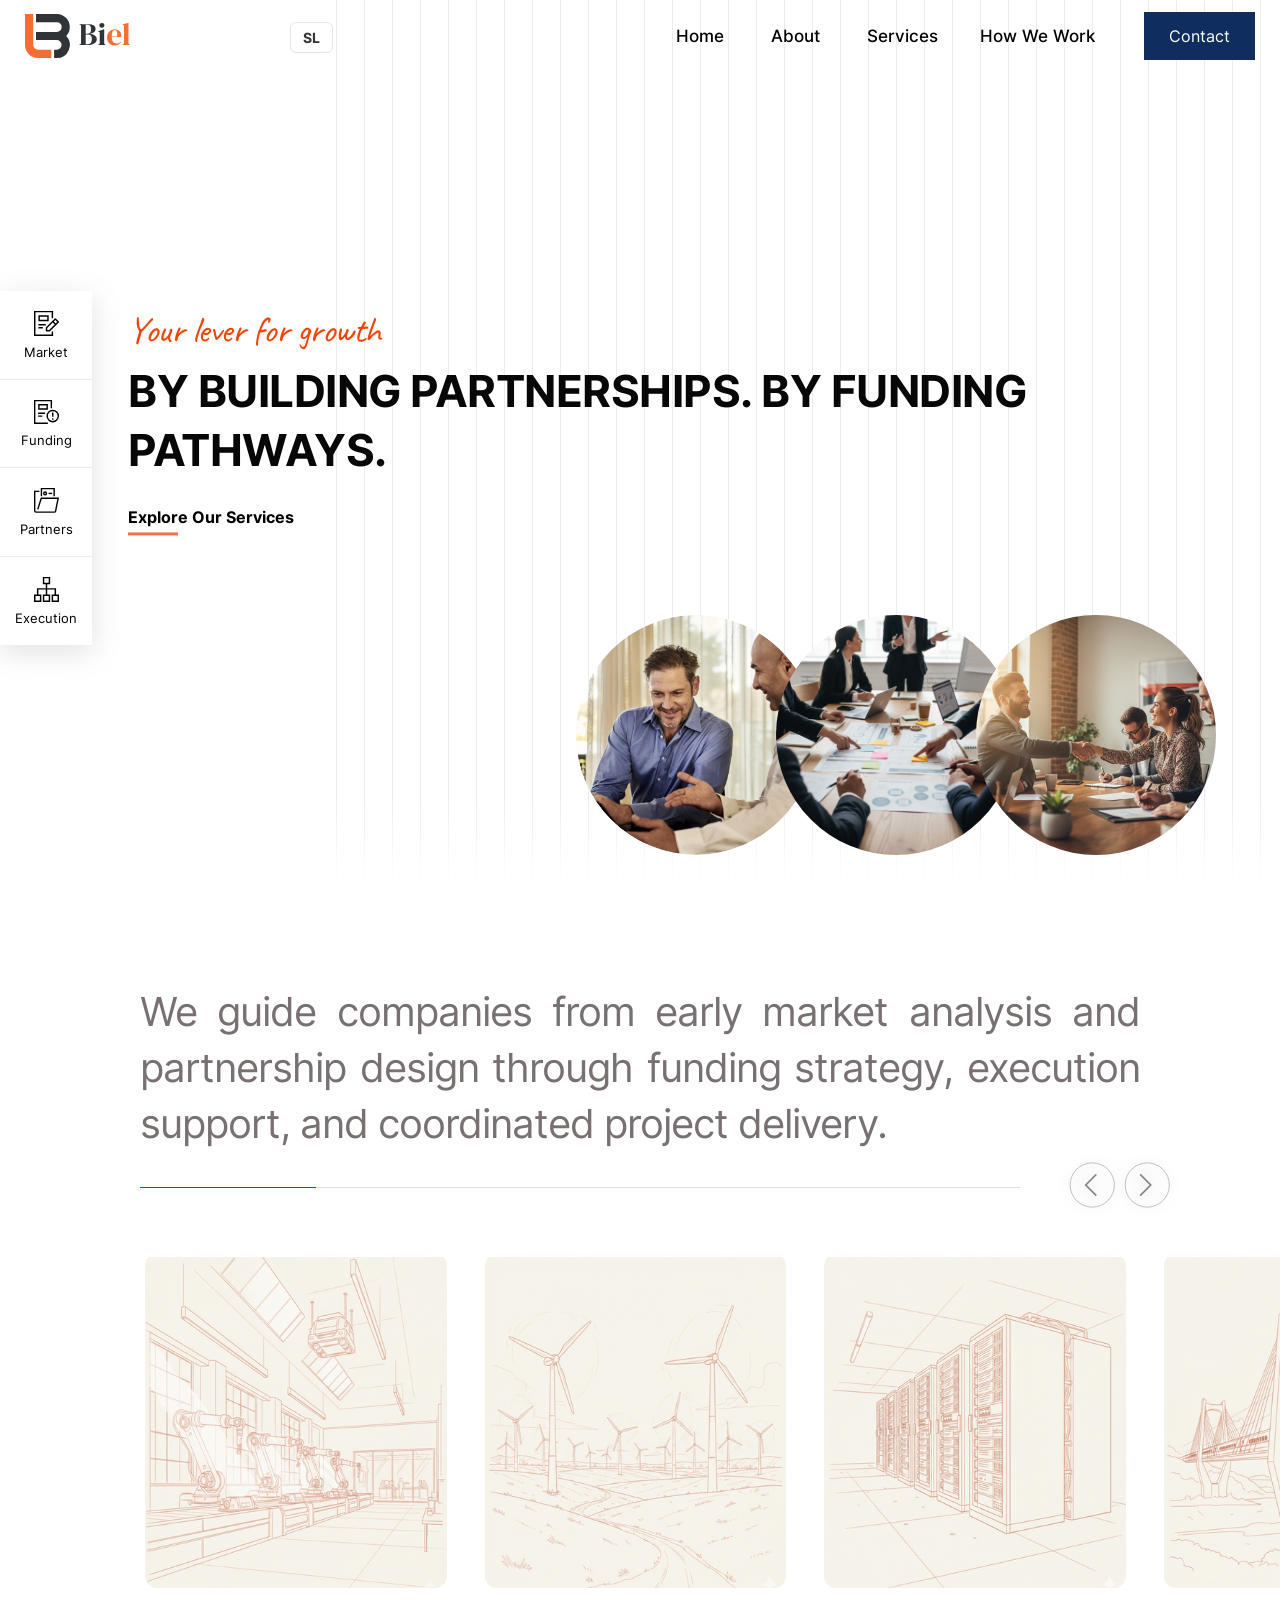
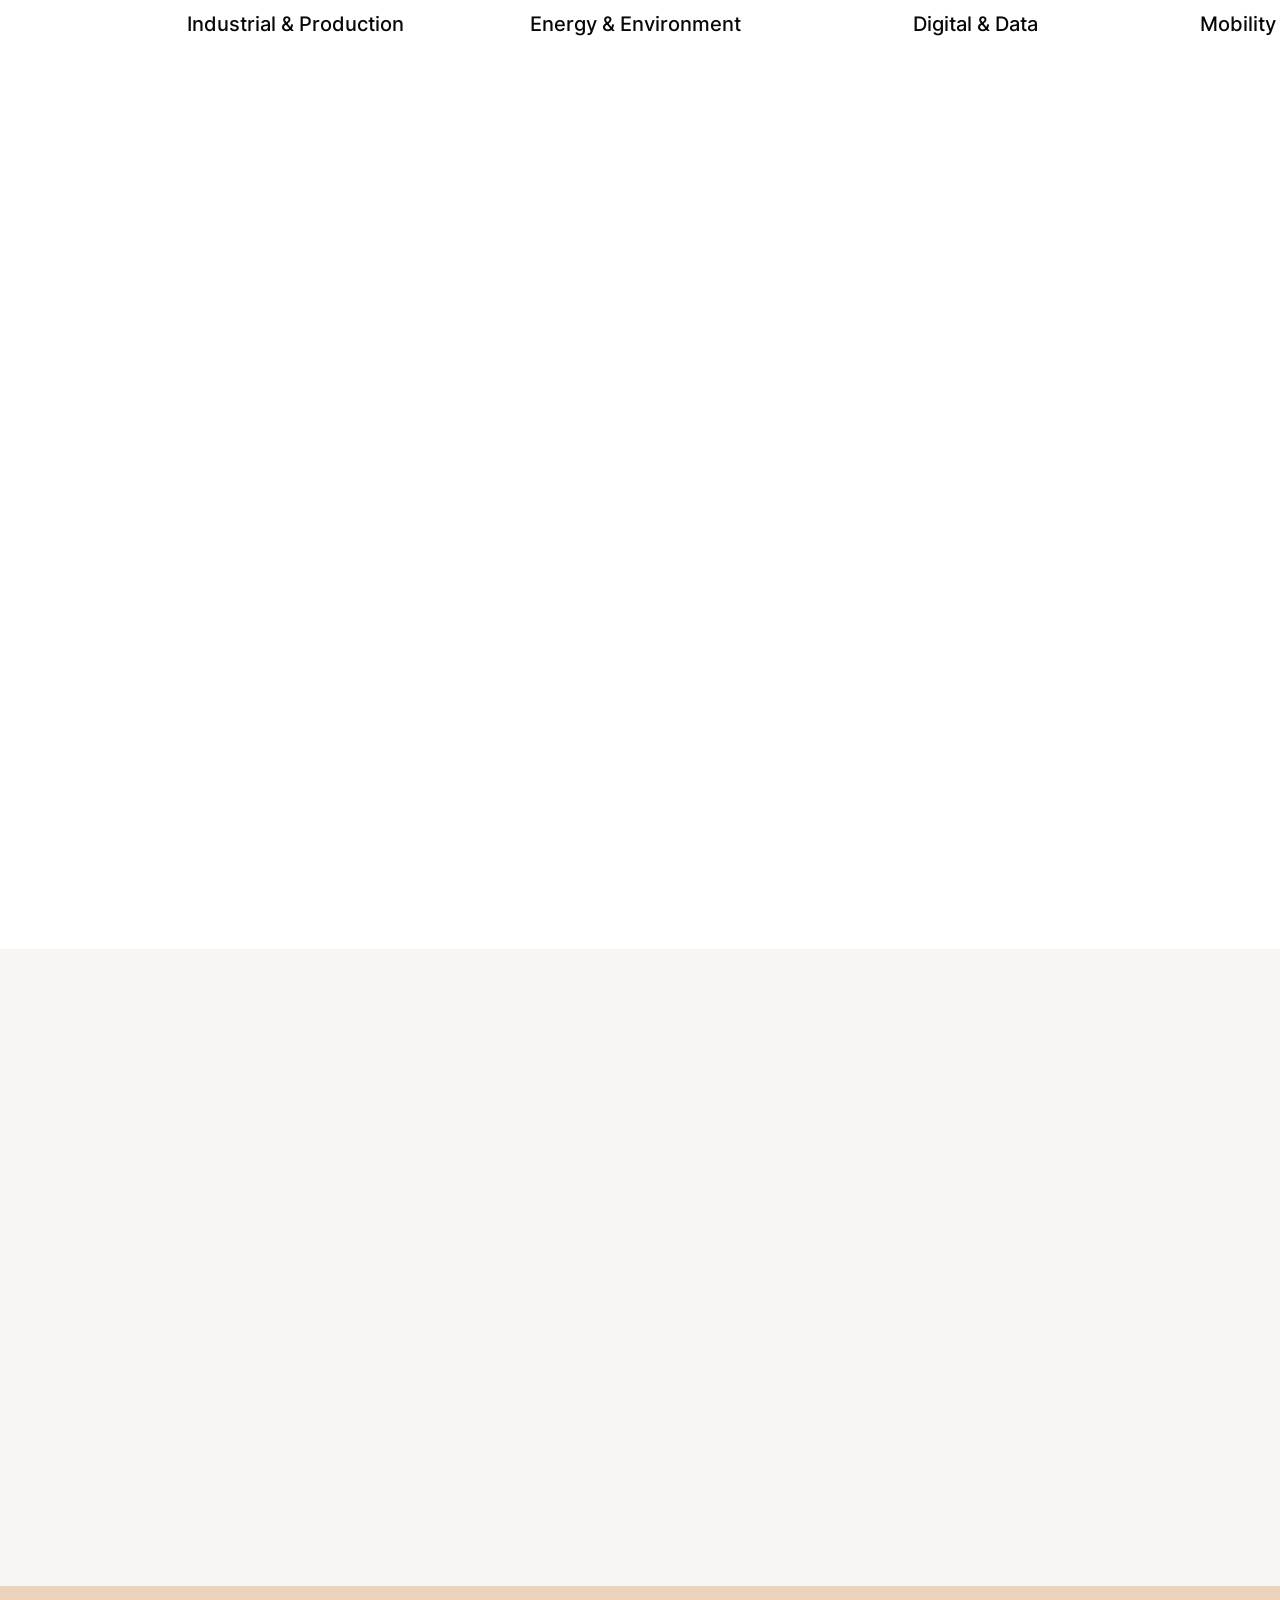
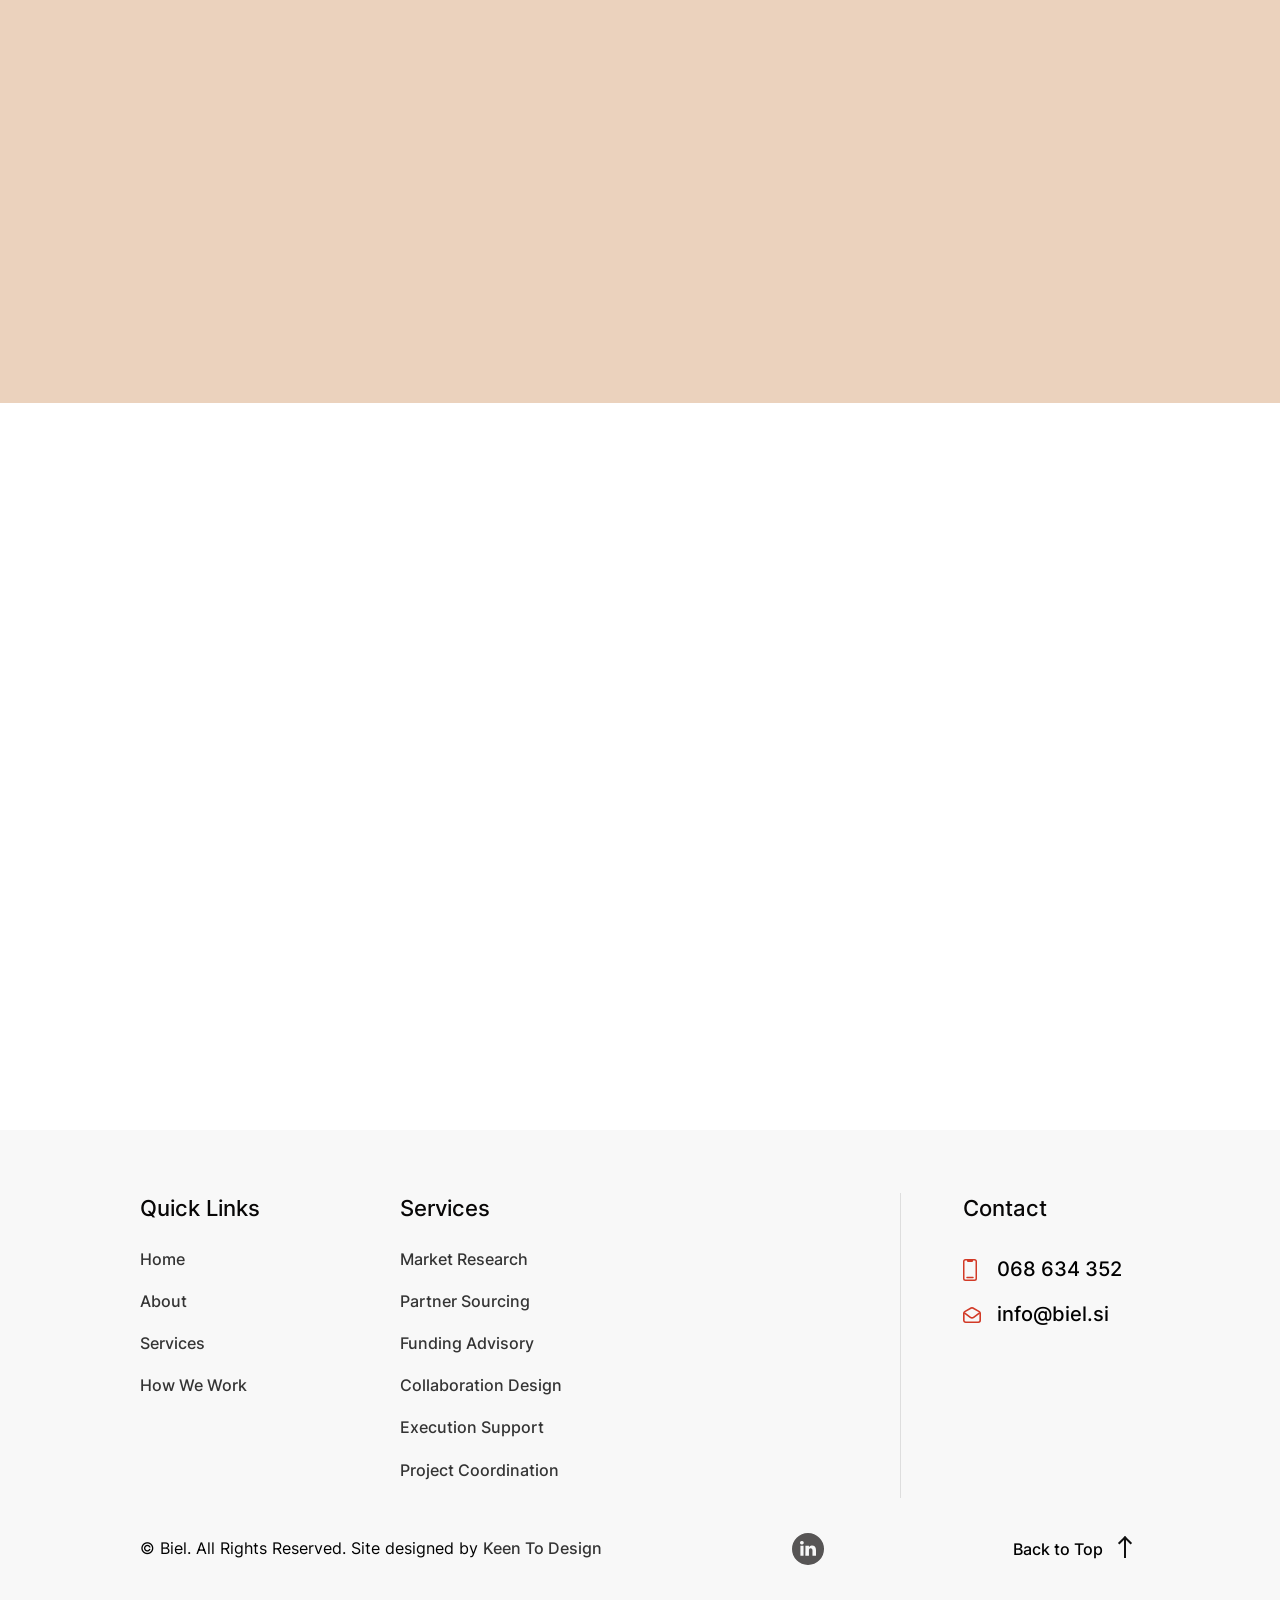
<file: index.html>
<!DOCTYPE html>
<html lang="en-us">

<head>
    <title>Your Lever for Growth</title>
    <meta charset="utf-8" />
    <meta http-equiv="X-UA-Compatible" content="IE=edge" />
    <meta name="viewport" content="width=device-width, initial-scale=1, shrink-to-fit=no" />
    <meta name="description" content="" />
    <meta name="author" content="" />
    <link href="img/tab_icon2.ico" rel="icon" type="image/x-icon">
    <link rel="stylesheet" href="css/skin.css" type="text/css" media="all" />
</head>

<body>
    <header class="site-header">
        <div class="main-header">
			<div class="lang-switch"><a class="lang-btn" href="/sl/">SL</a></div>
            <div class="d-flex justify-space-between align-items-center  ">
                <a class="site-logo" href="/">
                    <img src="img/logo.svg" width="135" height="44" alt="" />
                </a>
                <div class="main-navigation">
                    <div class="site-toggle">
                        <i>MENU <span></span></i>
                    </div>
                    <div class="site-nav">
                        <div class="nav-close">Close <img src="img/close-white.svg" width="18" height="18" alt="">
                        </div>
                        <ul>
                            <li class="menu-item current-menu-item">
                                <a href="#">Home</a>
                            </li>
                            <li class="menu-item">
                                <a href="#about-us">About</a>
                            </li>
                            <li class="menu-item">
                                <a href="#services">Services </a>
                            </li><!--
                            <li class="menu-item">
                                <a href="#testimonials">Testimonials </a>
                            </li>
                            --><li class="menu-item">
                                <a href="#use-cases">How We Work </a>
                            </li><!--
                            <li class="menu-item">
                                <a href="#footer">Contact </a>
                            </li>
                      --></ul>
                    </div>
                </div>
                <div class="hdr-btn">
                    <a href="#footer" class="site-btn">Contact</a>
                </div>
            </div>
        </div>
    </header>
    <div id="slideshow" class="hero-section hero-slider">
        <div class="bg-lines">
        </div>

        <div class="hero-content">
            <p class="sub-heading anim-text">Your <u>lever</u> for growth</p>
			<h2 class="anim-text">
			  By building partnerships.<br>
			  By funding pathways.
			</h2>

            <div class="anchor-div">
                <a href="#services" class="link-btn">Explore Our Services</a>
            </div>
        </div>
        <div class="hero-images">
            <img class="fist-image" src="img/hero-circle-one.png" width="270" height="270" alt="">
            <img class="sec-image" src="img/hero-circle-two.png" width="270" height="270" alt="">
			<img class="third-image" src="img/hero-circle-two.jpg" alt="">
        </div>

        <aside class="sticky-nav">
            <ul>
                <li><a href="#services"> <img width="25" height="25" src="img/testing.svg" alt=""> Market</a></li>
				<li><a href="#services"> <img width="25" height="25" src="img/respond.svg" alt=""> Funding</a></li>
                <li><a href="#services"> <img width="25" height="25" src="img/detection.svg" alt=""> Partners</a></li><!--
                <li><a href="#services"> <img width="25" height="25" src="img/defence.svg" alt=""> Collab</a></li>
             --><li><a href="#services"> <img width="25" height="25" src="img/consult.svg" alt=""> Execution</a></li>
            </ul>
        </aside>
    </div>

    <section class="site-section site-sector site-scroll pb-0">
        <div class="site-wrapper site-content">
            <div class="section-heading">
                <h2 class="text-justify">We guide companies from early market analysis and partnership design through funding strategy, execution support, and coordinated project delivery.</h2>
            </div>
        </div>
        <div class="swiffy-slider slider-item-show3 slider-nav-dark  slider-item-reveal slider-nav-outside slider-nav-sm slider-nav-visible slider-indicators-outside slider-indicators-round slider-indicators-dark slider-nav-animation slider-item-first-visible"
            id="swiffy-animation" data-slider-nav-autoplay-interval="4000">
            <ul class="slider-container py-4">
				<li class="">
					<div class="card shadow ">
						<div class="ratio">
							<img src="img/service-1.png" width="270" height="300" alt="...">
							<span class="caption">
								<span class="caption-title">Industrial &amp; Production</span>
								<span class="caption-sub text-justify">
									We support advanced manufacturing and industrial innovation initiatives.
								</span>
							</span>
						</div>
						<div class="card-body p-3 p-xl-5">
							<h3 class="card-title h5">Industrial &amp; Production</h3>
						</div>
					</div>
				</li>

				<li class="">
					<div class="card shadow ">
						<div class="ratio">
							<img src="img/service-2.png" width="270" height="300" alt="...">
							<span class="caption">
								<span class="caption-title">Energy &amp; Environment</span>
								<span class="caption-sub text-justify">
									We provide funding solutions and partnership opportunities in energy and sustainability.
								</span>
							</span>
						</div>
						<div class="card-body p-3 p-xl-5">
							<h3 class="card-title h5">Energy &amp; Environment</h3>
						</div>
					</div>
				</li>

				<li class="">
					<div class="card shadow ">
						<div class="ratio">
							<img src="img/service-3.png" width="270" height="300" alt="...">
							<span class="caption">
								<span class="caption-title">Digital &amp; Data</span>
								<span class="caption-sub text-justify">
									We structure digital and data-driven projects for collaborative funding access.
								</span>
							</span>
						</div>
						<div class="card-body p-3 p-xl-5">
							<h3 class="card-title h5">Digital &amp; Data</h3>
						</div>
					</div>
				</li>

				<li class="slide-visible">
					<div class="card shadow ">
						<div class="ratio">
							<img src="img/service-4.png" width="270" height="300" alt="...">
							<span class="caption">
								<span class="caption-title">Mobility &amp; Infrastructure</span>
								<span class="caption-sub text-justify">
									We support transport and infrastructure development through structured partnerships.
								</span>
							</span>
						</div>
						<div class="card-body  p-3 p-xl-5">
							<h3 class="card-title h5">Mobility &amp; Infrastructure</h3>
						</div>
					</div>
				</li>

				<li class="slide-visible">
					<div class="card shadow ">
						<div class="ratio">
							<img src="img/service-5.png" width="270" height="300" alt="...">
							<span class="caption">
								<span class="caption-title">HealthTech</span>
								<span class="caption-sub text-justify">
									We work with medical innovators navigating regulatory and funding frameworks.
								</span>
							</span>
						</div>
						<div class="card-body  p-3 p-xl-5">
							<h3 class="card-title h5">HealthTech</h3>
						</div>
					</div>
				</li>
				<!--
                <li class="slide-visible">
                    <div class="card shadow ">
                        <div class="ratio">
                            <img src="img/service-6.jpg" width="270" height="300" alt="...">
                            <span class="caption">
                                Health
                            </span>
                        </div>
                        <div class="card-body  p-3 p-xl-5">
                            <h3 class="card-title h5">Automotive</h3>

                        </div>
                    </div>
                </li>
                <li class="slide-visible">
                    <div class="card shadow ">
                        <div class="ratio">
                            <img src="img/service-7.jpg" width="270" height="300" alt="...">
                            <span class="caption">
                                Legal
                            </span>
                        </div>
                        <div class="card-body  p-3 p-xl-5">
                            <h3 class="card-title h5">Legal
                            </h3>

                        </div>
                    </div>
                </li>
                <li class="slide-visible">
                    <div class="card shadow ">
                        <div class="ratio">
                            <img src="img/service-8.jpg" width="270" height="300" alt="...">
                            <span class="caption">
                                Food and Diets
                            </span>
                        </div>
                        <div class="card-body  p-3 p-xl-5">
                            <h3 class="card-title h5">Food and Diets</h3>
                        </div>
                    </div>
                </li>
				-->

            </ul>
            <button type="button" class="slider-nav" aria-label="Go left"></button>
            <button type="button" class="slider-nav slider-nav-next" aria-label="Go left"></button>
            <div class="slider-indicators">
                <button class="active" aria-label="Go to slide"></button>
                <button aria-label="Go to slide" class=""></button>
                <button aria-label="Go to slide" class=""></button>
                <button aria-label="Go to slide" class=""></button>
                <button aria-label="Go to slide" class=""></button>
            </div>
        </div>
    </section>
    <section class="site-section about-section site-scroll pt-0" id="about-us">
        <div class="slide-text">
            <marquee behavior="scroll" scrollamount="20" direction="">
                <h2 class="text-slider">Contact us for an initial assesment! </h2>
            </marquee>
        </div>
        <div class="bg-lines">
        </div>
        <div class="site-wrapper">
            <div class="site-row">
                <div class="site-col col-6">
                    <div class="site-content">
						<div class="about-portrait">
						  <img src="img/ppic.png" alt="Portrait">
						</div>
                        <p class="sub-heading">About</p>
                        <h2>We work fast. Contact us for a 
						  <span class="triple-word">
							triple-triple
							<svg class="swoosh" viewBox="0 0 200 20" preserveAspectRatio="none">
							  <path d="M5 15 Q 80 5 195 14" />
							</svg>
						  </span>
						   initial assessment:
						</h2>
						<div class="site-stats">

						  <p>
							Done in 
							<span class="stat-date counter" data-target="3">0</span> workdays
						  </p>

						  <p>
							Partners identified: 
							<span class="stat-date counter" data-target="3">0</span>
						  </p>

						  <p>
							Funding paths listed: 
							<span class="stat-date counter" data-target="3">0</span>
						  </p>

						</div>
                    </div>
                </div>
                <div class="site-col col-6">
                    <div class="site-content">
						<p class="text-justify">
							Biel supports companies that are entering new phases of growth, whether through market expansion, structured partnerships, investment initiatives, or participation in larger project environments.</p>

						<p class="text-justify">
							We work at the intersection of strategy and execution, helping translate internal capabilities into structured, realistic initiatives. This often involves navigating complex environments: cross-border collaboration, multi-party projects, or international funding frameworks.</p>

						<p class="text-justify">
							Our experience spans national and European project landscapes, as well as cooperation with partners across the DACH region and wider European markets. We understand both the formal requirements and the practical realities of operating in international settings.</p>

						<p class="text-justify">
							The focus is not on isolated applications or short-term activity, but on building initiatives that are commercially meaningful and operationally sound.</p>
						<p class="text-justify">
							If you are exploring new partnership or funding options, we would be glad to assess how we can support you.</p>
							
						<a href="#services" class="link-btn">Explore Our Services</a>
					</div>

                    </div>
                </div>
            </div>
        </div>
    </section>
    <!-- custom-slider ends here -->

    <section class="site-section site-scroll service-section" id="services">
		<div class="site-wrapper">
			<div class="section-heading site-content">
				<p class="sub-heading">Our Services </p>
				<h2>Designed to structure growth, collaboration and execution</h2>
			</div>
			<div class="site-row">
				<div class="site-col col-6">
					<div class="site-content">
						<div class="accordion">
							<div class="accordion__intro">
								<h4>
									<span class="site-icon">
										<img src="img/icon-1.svg" width="42" height="42" alt="">
									</span> Market Research</h4>
							</div>
							<div class="accordion__content">
								<p class="text-justify">Before engaging in funding or collaboration, structural clarity is essential.</p>

								<ul class="service-list">
								  <li><strong>Market environment and industry dynamics</strong></li>
								  <li><strong>Competitive landscape overview</strong></li>
								  <li><strong>Positioning and differentiation assessment</strong></li>
								  <li><strong>Opportunity mapping</strong></li>
								  <li><strong>Regulatory and policy conditions</strong></li>
								</ul>

								<p class="text-justify">We analyze markets, value chains, regulatory environments, and competitive positioning to determine where initiatives are realistically viable and where they are not.</p>
								<a href="#footer" class="link-btn">Contact Us</a>
							</div>
						</div>

						<div class="accordion">
							<div class="accordion__intro">
								<h4>
									<span class="site-icon">
										<img src="img/icon-2.svg" width="42" height="42" alt="">
									</span> Funding Advisory
								</h4>
							</div>
							<div class="accordion__content">
								<p class="text-justify">We assess funding readiness and design structured engagement within relevant national and European frameworks, aligned with internal capacity and development priorities.</p>

								<p class="text-justify">Core programmes include:</p>

								<ul class="service-list">
								  <li class="no-bullet"><strong>Slovenia</strong></li>
								  <li><strong>SPS – R&amp;D and innovation calls</strong></li>
								  <li><strong>SPS – digitalization and modernization</strong></li>
								  <li><strong>SPIRIT development programmes</strong></li>
								  <li><strong>Sectoral and ministry-based incentives</strong></li>

								  <li class="no-bullet section-space"><strong>Europe</strong></li>
								  <li><strong>Horizon Europe (collaborative projects)</strong></li>
								  <li><strong>Eurostars</strong></li>
								  <li><strong>EIC Accelerator</strong></li>
								</ul>

								<p class="text-justify">We also assess specific instruments, if needed.</p>
								<a href="#footer" class="link-btn">Contact Us</a>
							</div>
						</div>

						<div class="accordion">
							<div class="accordion__intro">
								<h4>
									<span class="site-icon">
										<img src="img/icon-3.svg" width="42" height="42" alt="">
									</span> Partner Sourcing
								</h4>
							</div>
							<div class="accordion__content">
								<p class="text-justify">The strength of a project often depends on the strength of its partners.</p>

								<p class="text-justify">We identify and qualify partners aligned with clearly defined objectives and execution capacity, including:</p>

								<ul class="service-list">
								  <li><strong>Research institutions and universities</strong></li>
								  <li><strong>Industrial and technology partners</strong></li>
								  <li><strong>Commercial and market-facing entities</strong></li>
								  <li><strong>Capability and credibility assessment</strong></li>
								  <li><strong>Strategic and operational alignment</strong></li>
								</ul>

								<p class="text-justify">This is a central component of programmes such as Horizon Europe and Eurostars, where consortium credibility directly influences positioning and evaluation.</p>

								<p class="text-justify">At the same time, partner selection is not limited to funding contexts. Strategic collaboration, whether within public programmes or independent industrial initiatives, often determines long-term viability.</p>

								<p class="text-justify">For this reason, Partner Sourcing can be delivered as a standalone service or integrated into a broader funding engagement.</p>
								<a href="#footer" class="link-btn">Contact Us</a>
							</div>
						</div>
					</div>
				</div>

				<div class="site-col col-6">
					<div class="site-content">
						<div class="accordion">
							<div class="accordion__intro">
								<h4>
									<span class="site-icon">
										<img src="img/icon-4.svg" width="42" height="42" alt="">
									</span> Collaboration Design
								</h4>
							</div>
							<div class="accordion__content">
								<p class="text-justify">When participating in multi-party projects, clarity of position is essential.</p>

								<p class="text-justify">We support companies in defining their role within the broader project framework, ensuring alignment between:</p>

								<ul class="service-list">
								  <li><strong>Technical contribution</strong></li>
								  <li><strong>Overall project objectives</strong></li>
								  <li><strong>Work package responsibilities</strong></li>
								  <li><strong>Expected outcomes and impact</strong></li>
								</ul>

								<p class="text-justify">We help articulate where your expertise fits within the consortium logic and how it should be presented.</p>
								<a href="#footer" class="link-btn">Contact Us</a>
							</div>
						</div>

						<div class="accordion">
							<div class="accordion__intro">
								<h4>
									<span class="site-icon">
										<img src="img/icon-5.svg" width="42" height="42" alt="">
									</span> Execution Support
								</h4>
							</div>
							<div class="accordion__content">
								<p class="text-justify">Once structure and positioning are clear, formal documentation must reflect that clarity.</p>

								<p class="text-justify">We prepare structured proposals aligned with selected funding instruments, ensuring coherence between strategic intent and formal requirements.</p>

								<p class="text-justify">Support includes:</p>

								<ul class="service-list">
								  <li><strong>Technical narrative drafting</strong></li>
								  <li><strong>Impact and implementation sections</strong></li>
								  <li><strong>Budget preparation and cost structuring</strong></li>
								  <li><strong>Submission coordination</strong></li>
								</ul>

								<p class="text-justify">The objective is consistency between what the project intends to achieve and how it is formally presented.</p>
								<a href="#footer" class="link-btn">Contact Us</a>
							</div>
						</div>

						<div class="accordion">
							<div class="accordion__intro">
								<h4>
									<span class="site-icon">
										<img src="img/icon-6.svg" width="42" height="42" alt="">
									</span> Project Coordination
								</h4>
							</div>
							<div class="accordion__content">
								<p class="text-justify">Approval is not the end of the process.</p>

								<p class="text-justify">Structured implementation is essential to preserve credibility and ensure long-term benefit.</p>

								<p class="text-justify">We support companies in maintaining clarity throughout execution, including:</p>

								<ul class="service-list">
								  <li><strong>Timeline and milestone alignment</strong></li>
								  <li><strong>Reporting structure and documentation flows</strong></li>
								  <li><strong>Responsibility mapping</strong></li>
								  <li><strong>Communication and coordination discipline</strong></li>
								  <li><strong>Compliance oversight</strong></li>
								</ul>

								<p class="text-justify">The objective is controlled execution — transparent, aligned, and consistent with the original project logic.</p>
								<a href="#footer" class="link-btn">Contact Us</a>
							</div>
						</div>
					</div>
				</div>
			</div>
	</section>
    <section class="site-section intro-section site-scroll" id="cta">

        <div class="site-wrapper">
            <div class="site-row align-items-center">
                <div class="site-col col-6">
                    <div class="site-content">
                        <div class="section-heading">
                            <p class="large">We help turn ambition into momentum.</p>
                        </div>
                        <a href="#footer" class="link-btn">Get in touch</a>
                    </div>
                </div>
            </div>
        </div>
        <div class="site-image">
            <img src="img/mid-hero.jpg" width="690" height="565" alt="">
        </div>
    </section>

<!--
<section class="site-section testimonial-section site-scroll pb-0" id="testimonials">
        <div class="bg-lines"></div>
        <div class="site-wrapper">
            <div class="section-heading site-content">
                <p class="sub-heading">Testimonials</p>
                <h2>Hear from our clients</h2>
            </div>
            <div class="site-content site-row ">
                <div class="site-col col-12 site-scroll">
                    <div class="site-testinonial">
                        <p class="testimonial-content">I recently had the pleasure of working with Cyber Security
                            Company on a project for my organization and I must say, I am thoroughly impressed with
                            their level of expertise and professionalism. From the initial consultation to the final
                            delivery, their team displayed exceptional knowledge and attention to detail.</p>
                        <div class="user-info">
                            <div class="user-image">
                                <img src="img/user-1.jpg" width="70" height="70" alt="">
                            </div>
                            <div class="user-name">
                                <h5>Firstname Lastname <span class="user-designation">Name of the Company</span>
                                </h5>
                            </div>
                        </div>
                    </div>
                </div>
                <div class="site-col col-6 site-scroll">
                    <div class="site-testinonial">
                        <p class="testimonial-content"> I recently had the pleasure of working with Cyber Security
                            Company on a project for my organization and I must say, I am thoroughly impressed with
                            their level of expertise and professionalism.</p>
                        <div class="user-info">
                            <div class="user-image">
                                <img src="img/user-2.jpg" width="70" height="70" alt="">
                            </div>
                            <div class="user-name">
                                <h5>Firstname Lastname <span class="user-designation">Name of the Company</span>
                                </h5>
                            </div>
                        </div>
                    </div>
                </div>
                <div class="site-col col-6 site-scroll">
                    <div class="site-testinonial">
                        <p class="testimonial-content">I recently had the pleasure of working with Cyber Security
                            Company on a project for my organization and I must say, I am thoroughly impressed with
                            their level of expertise and professionalism. </p>
                        <div class="user-info">
                            <div class="user-image">
                                <img src="img/user-3.jpg" width="70" height="70" alt="">
                            </div>
                            <div class="user-name">
                                <h5>Firstname Lastname <span class="user-designation">Name of the Company</span>
                                </h5>
                            </div>
                        </div>
                    </div>
                </div>
            </div>
        </div>
    </section>
-->

	<section class="faq-section site-section site-scroll " id="use-cases">
		<div class="site-wrapper">
			<div class="section-heading site-content">
				<p class="sub-heading">How We Work</p>
			</div>
			<div class="faq-wrapper  site-content">
													
				<div class="qna active">
					<h4 class="question">You are exploring a new market or development direction</h4>
					<div class="answer">
						<p class="text-justify">
						You want a general overview of a potential new market or industry.
						</p>

						<p class="text-justify">
						We provide a structured overview of the selected market, the industry landscape, key players, and the broader business environment. The review also highlights potential funding options and the types of partners typically involved in this space.
						</p>
					</div>
				</div>

				<div class="qna">
					<h4 class="question">You already have investment or R&amp;D plans and want to explore funding options</h4>
					<div class="answer">
						<p class="text-justify">
						You are unsure whether a suitable programme or funding call exists.
						</p>

						<p class="text-justify">
						We review the development stage of your project, screen relevant European and national programmes, and assess whether a proposal would be realistic. The outcome is a concise overview of possible funding routes and guidance on which calls could be relevant and when to apply.
						</p>
					</div>
				</div>

				<div class="qna">
					<h4 class="question">You need partners for a project or longer-term collaboration</h4>
					<div class="answer">
						<p class="text-justify">
						Technology projects or market expansion often require research or industrial partners.
						</p>

						<p class="text-justify">
						We identify organisations with relevant capabilities or technologies, review their background and experience, and where appropriate help initiate the first contact. Support may also include arranging B2B meetings or helping form a project consortium.
						</p>
					</div>
				</div>

				<div class="qna">
					<h4 class="question">You are preparing a project proposal and moving towards implementation</h4>
					<div class="answer">
						<p class="text-justify">
						Once the project concept is clearly defined, we support the preparation of the proposal and the structuring of the project.
						</p>

						<p class="text-justify">
						This includes preparing proposal documentation, aligning partner contributions and budgets, and final submission. For approved projects we can also support coordination of implementation and reporting.
						</p>
					</div>
				</div>

			</div>
		</div>
	</section>

    <footer id="footer">
        <div class="site-wrapper">
            <div class="top-footer">
                <div class="site-row">
                    <div class="site-col col-3">
                        <div class="ftr-nav">
                            <h6>Quick Links</h6>
                            <ul>
                                <li>
                                    <a href="#">Home</a>
                                </li>
                                <li>
                                    <a href="#about-us">About</a>
                                </li>
                                <li>
                                    <a href="#services">Services</a>
                                </li>
                                <li>
                                    <a href="#use-cases">How We Work</a>
                                </li>
                                <li><!--
                                    <a href="">Contact</a>
                                </li>
                                <li>
                                    <a href="">Request a Quote</a>
                             --></li>
                            </ul>
                        </div>
                    </div>
                    <div class="site-col col-6">
                        <div class="ftr-nav">
                            <h6>Services</h6>
                            <ul>
                                <li>
                                    <a href="#services">Market Research</a>
                                </li>
                                <li>
                                    <a href="#services">Partner Sourcing</a>
                                </li>
                                <li>
                                    <a href="#services">Funding Advisory</a>
                                </li>
                                <li>
                                    <a href="#services">Collaboration Design</a>
                                </li>
                                <li>
                                    <a href="#services">Execution Support</a>
                                </li>
                                <li>
                                    <a href="#services">Project Coordination</a>
                                </li>

                            </ul>
                        </div>
                    </div>
                    <div class="site-col col-3">
                        <div class="ftr-nav ftr-contact">
                            <h6>Contact</h6>
                            <!--<p>11 Street Name, <br>Sydney, State 2000</p>-->
                            <div class="ftr-contact"><!--
                                <p><span class="icon"><img src="img/chat-icon.svg" width="18" height="18" alt=""></span>
                                    Get in touch</p>
                             --><p><span class="icon"><img src="img/mobile-icon.svg" width="14" height="14"
                                            alt=""></span> 068 634 352</p>
                                <p><span class="icon"><img src="img/email-icon.svg" width="18" height="18"
                                            alt=""></span> info@biel.si</p>
                            </div>
                        </div>
                    </div>
                </div>
                <div class="bottom-footer">
                    <p class="site-copyright"><span> © Biel. All Rights Reserved.</span> Site designed by <a href="https://www.keentodesign.com.au"
                            target="_blank">Keen To Design</a> </p>
                    <div class="ftr-social d-flex"><!--
                        <a href=""><img src="img/facebook-icon.svg" width="32" height="32" alt=""></a>
                        <a href=""><img src="img/instagram-icon.svg" width="32" height="32" alt=""></a>
                     --><a href=""><img src="img/linkedin-icon.svg" width="32" height="32" alt=""></a>
                    </div>
                    <a href="#" class="go-top" style="display: inline;">Back to Top <span class="arrow"></span></a>
                </div>
            </div>
    </footer>

<script>
  document.addEventListener("DOMContentLoaded", () => {
    const counters = document.querySelectorAll(".counter");
    if (!counters.length) return;

    const animate = (el) => {
      const target = parseInt(el.getAttribute("data-target"), 10);
      if (isNaN(target)) return;

      const duration = 900;
      const startTime = performance.now();

      const step = (now) => {
        const progress = Math.min((now - startTime) / duration, 1);
        el.textContent = Math.floor(target * progress);
        if (progress < 1) requestAnimationFrame(step);
      };

      requestAnimationFrame(step);
    };

    const aboutSection = document.querySelector("#about-us");

    // If we can observe the section, run when it comes into view; otherwise run immediately
    if (aboutSection && "IntersectionObserver" in window) {
      const observer = new IntersectionObserver((entries, obs) => {
        if (!entries.some(e => e.isIntersecting)) return;

        counters.forEach((c) => {
          if (c.dataset.done) return;
          c.dataset.done = "1";
          animate(c);
        });

        obs.disconnect(); // run once
      }, { threshold: 0.35 });

      observer.observe(aboutSection);
    } else {
      counters.forEach(animate);
    }
  });
</script>

<script src="js/script.js"></script>
</body>
</html>
</file>
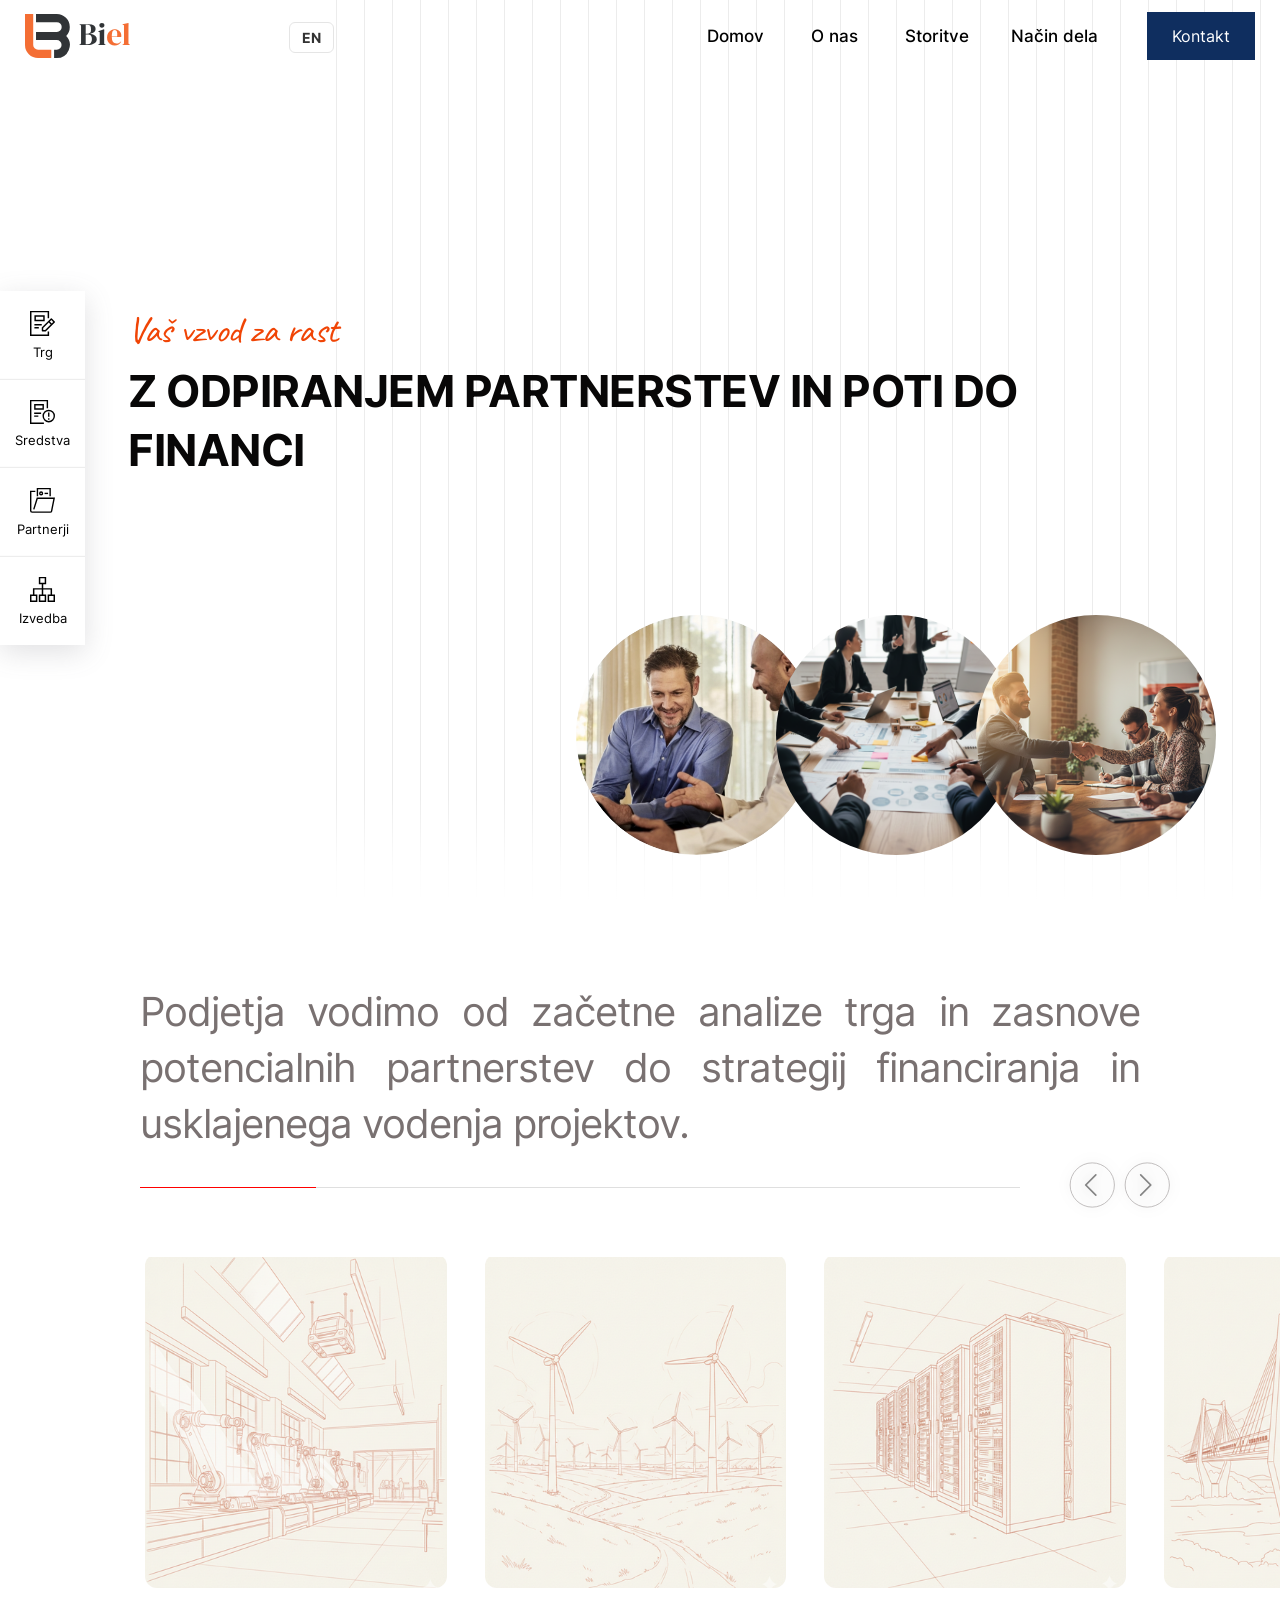
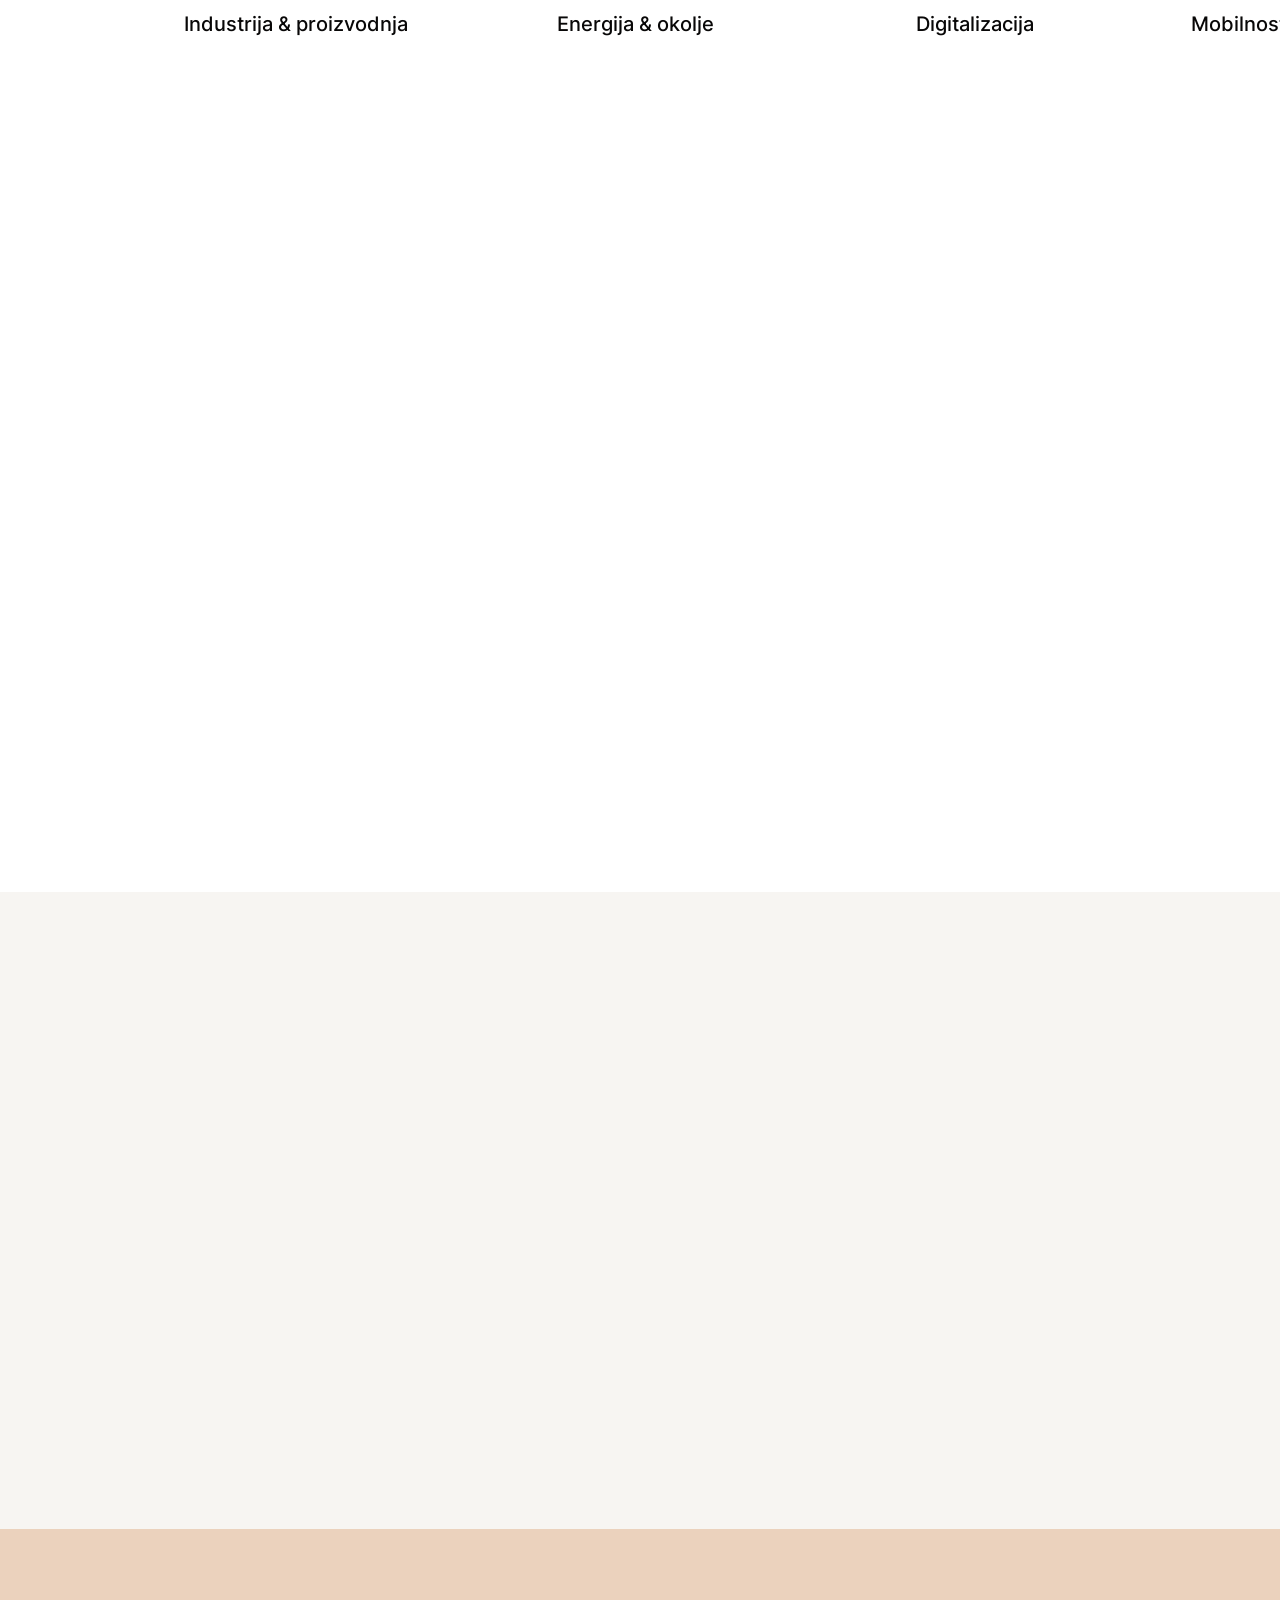
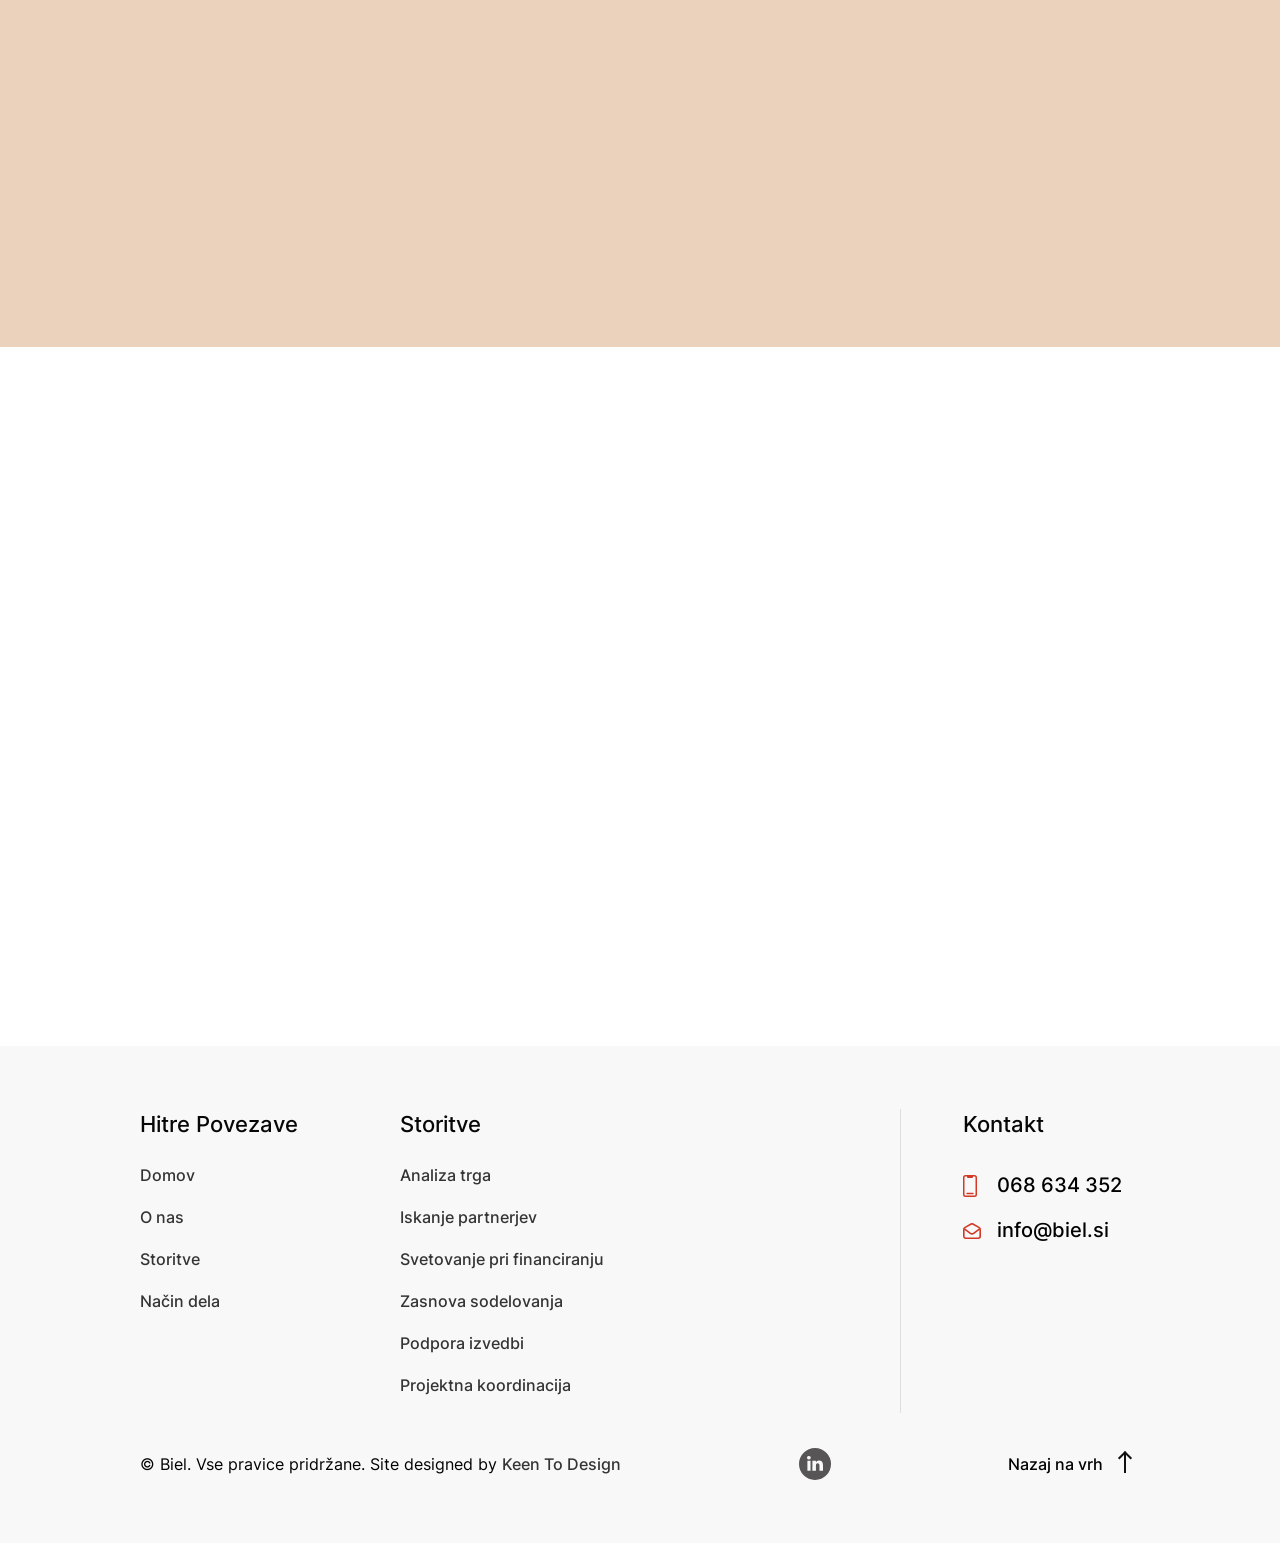
<file: sl/index.html>
<!DOCTYPE html>
<html lang="sl">

<head>
    <title>BIEL | Vzvod za rast</title>
    <meta charset="utf-8" />
    <meta http-equiv="X-UA-Compatible" content="IE=edge" />
    <meta name="viewport" content="width=device-width, initial-scale=1, shrink-to-fit=no" />
    <meta name="description" content="" />
    <meta name="author" content="" />
    <link href="/img/tab_icon2.ico" rel="icon" type="image/x-icon">
    <link rel="stylesheet" href="/css/skin.css" type="text/css" media="all" />
</head>

<body>
    <header class="site-header">
        <div class="main-header">
            <div class="lang-switch"><a class="lang-btn" href="/">EN</a></div>

            <div class="d-flex justify-space-between align-items-center  ">
                <a class="site-logo" href="/">
                    <img src="/img/logo.svg" width="135" height="44" alt="" />
                </a>
                <div class="main-navigation">
                    <div class="site-toggle">
                        <i>MENU <span></span></i>
                    </div>
                    <div class="site-nav">
                        <div class="nav-close">Zapri <img src="/img/close-white.svg" width="18" height="18" alt="">
                        </div>
                        <ul>
                            <li class="menu-item current-menu-item">
                                <a href="#">Domov</a>
                            </li>
                            <li class="menu-item">
                                <a href="#about-us">O nas</a>
                            </li>
                            <li class="menu-item">
                                <a href="#services">Storitve </a>
                            </li><!--
                            <li class="menu-item">
                                <a href="#testimonials">Testimonials </a>
                            </li>
                            --><li class="menu-item">
                                <a href="#use-cases">Način dela </a>
                            </li><!--
                            <li class="menu-item">
                                <a href="#footer">Contact </a>
                            </li>
                      --></ul>
                    </div>
                </div>
                <div class="hdr-btn">
                    <a href="#footer" class="site-btn">Kontakt</a>
                </div>
            </div>
        </div>
    </header>
    <div id="slideshow" class="hero-section hero-slider">
        <div class="bg-lines">
        </div>

        <div class="hero-content">
            <p class="sub-heading anim-text">Vaš <u>vzvod</u> za rast</p>
			<h2 class="anim-text">
			  Z odpiranjem partnerstev in <br>
			  poti do financiranja.
			</h2>

            <div class="anchor-div">
                <a href="#services" class="link-btn">Naše storitve</a>
            </div>
        </div>
        <div class="hero-images">
            <img class="fist-image" src="/img/hero-circle-one.png" width="270" height="270" alt="">
            <img class="sec-image" src="/img/hero-circle-two.png" width="270" height="270" alt="">
			<img class="third-image" src="/img/hero-circle-two.jpg" alt="">
        </div>

        <aside class="sticky-nav">
            <ul>
                <li><a href="#services"> <img width="25" height="25" src="/img/testing.svg" alt=""> Trg</a></li>
				<li><a href="#services"> <img width="25" height="25" src="/img/respond.svg" alt=""> Sredstva</a></li>
                <li><a href="#services"> <img width="25" height="25" src="/img/detection.svg" alt=""> Partnerji</a></li><!--
                <li><a href="#services"> <img width="25" height="25" src="/img/defence.svg" alt=""> Collab</a></li>
             --><li><a href="#services"> <img width="25" height="25" src="/img/consult.svg" alt=""> Izvedba</a></li>
            </ul>
        </aside>
    </div>

    <section class="site-section site-sector site-scroll pb-0">
        <div class="site-wrapper site-content">
            <div class="section-heading">
                <h2 class="text-justify">Podjetja vodimo od začetne analize trga in zasnove potencialnih partnerstev do strategij financiranja in usklajenega vodenja projektov.</h2>
            </div>
        </div>
        <div class="swiffy-slider slider-item-show3 slider-nav-dark  slider-item-reveal slider-nav-outside slider-nav-sm slider-nav-visible slider-indicators-outside slider-indicators-round slider-indicators-dark slider-nav-animation slider-item-first-visible"
            id="swiffy-animation" data-slider-nav-autoplay-interval="4000">
            <ul class="slider-container py-4">
				<li class="">
					<div class="card shadow ">
						<div class="ratio">
							<img src="/img/service-1.png" width="270" height="300" alt="...">
							<span class="caption">
								<span class="caption-title">Industrija &amp; proizvodnja</span>
								<span class="caption-sub text-justify">
									Spodbujamo razvoj sodobnih proizvodnih rešitev in industrijskih prebojev.
								</span>
							</span>
						</div>
						<div class="card-body p-3 p-xl-5">
							<h3 class="card-title h5">Industrija &amp; proizvodnja</h3>
						</div>
					</div>
				</li>

				<li class="">
					<div class="card shadow ">
						<div class="ratio">
							<img src="/img/service-2.png" width="270" height="300" alt="...">
							<span class="caption">
								<span class="caption-title">Energija &amp; okolje</span>
								<span class="caption-sub text-justify">
									Podpiramo energetske projekte ter povezujemo prave partnerje za uspeh trajnostnih iniciativ.
								</span>
							</span>
						</div>
						<div class="card-body p-3 p-xl-5">
							<h3 class="card-title h5">Energija &amp; okolje</h3>
						</div>
					</div>
				</li>

				<li class="">
					<div class="card shadow ">
						<div class="ratio">
							<img src="/img/service-3.png" width="270" height="300" alt="...">
							<span class="caption">
								<span class="caption-title">Digitalizacija</span>
								<span class="caption-sub text-justify">
									Digitalnim pobudam odpiramo vrata do skupnega financiranja.
								</span>
							</span>
						</div>
						<div class="card-body p-3 p-xl-5">
							<h3 class="card-title h5">Digitalizacija</h3>
						</div>
					</div>
				</li>

				<li class="slide-visible">
					<div class="card shadow ">
						<div class="ratio">
							<img src="/img/service-4.png" width="270" height="300" alt="...">
							<span class="caption">
								<span class="caption-title">Mobilnost &amp; infrastruktura</span>
								<span class="caption-sub text-justify">
									S strateškimi partnerstvi soustvarjamo prihodnost transporta in infrastrukture.
								</span>
							</span>
						</div>
						<div class="card-body  p-3 p-xl-5">
							<h3 class="card-title h5">Mobilnost &amp; infrastruktura</h3>
						</div>
					</div>
				</li>

				<li class="slide-visible">
					<div class="card shadow ">
						<div class="ratio">
							<img src="/img/service-5.png" width="270" height="300" alt="...">
							<span class="caption">
								<span class="caption-title">HealthTech</span>
								<span class="caption-sub text-justify">
									Spremljamo medicinske inovacije od ideje do trga.
								</span>
							</span>
						</div>
						<div class="card-body  p-3 p-xl-5">
							<h3 class="card-title h5">HealthTech</h3>
						</div>
					</div>
				</li>
				<!--
                <li class="slide-visible">
                    <div class="card shadow ">
                        <div class="ratio">
                            <img src="/img/service-6.jpg" width="270" height="300" alt="...">
                            <span class="caption">
                                Health
                            </span>
                        </div>
                        <div class="card-body  p-3 p-xl-5">
                            <h3 class="card-title h5">Automotive</h3>

                        </div>
                    </div>
                </li>
                <li class="slide-visible">
                    <div class="card shadow ">
                        <div class="ratio">
                            <img src="/img/service-7.jpg" width="270" height="300" alt="...">
                            <span class="caption">
                                Legal
                            </span>
                        </div>
                        <div class="card-body  p-3 p-xl-5">
                            <h3 class="card-title h5">Legal
                            </h3>

                        </div>
                    </div>
                </li>
                <li class="slide-visible">
                    <div class="card shadow ">
                        <div class="ratio">
                            <img src="/img/service-8.jpg" width="270" height="300" alt="...">
                            <span class="caption">
                                Food and Diets
                            </span>
                        </div>
                        <div class="card-body  p-3 p-xl-5">
                            <h3 class="card-title h5">Food and Diets</h3>
                        </div>
                    </div>
                </li>
				-->

            </ul>
            <button type="button" class="slider-nav" aria-label="Go left"></button>
            <button type="button" class="slider-nav slider-nav-next" aria-label="Go left"></button>
            <div class="slider-indicators">
                <button class="active" aria-label="Go to slide"></button>
                <button aria-label="Go to slide" class=""></button>
                <button aria-label="Go to slide" class=""></button>
                <button aria-label="Go to slide" class=""></button>
                <button aria-label="Go to slide" class=""></button>
            </div>
        </div>
    </section>
    <section class="site-section about-section site-scroll pt-0" id="about-us">
        <div class="slide-text">
            <marquee behavior="scroll" scrollamount="20" direction="">
                <h2 class="text-slider">Kontaktirajte nas za uvodni pregled, prilagojen vašemu podjetju! </h2>
            </marquee>
        </div>
        <div class="bg-lines">
        </div>
        <div class="site-wrapper">
            <div class="site-row">
                <div class="site-col col-6">
                    <div class="site-content">
						<div class="about-portrait">
						  <img src="/img/ppic.png" alt="Portrait">
						</div>
                        <p class="sub-heading">O nas</p>
                        <h2>Delamo hitro. Kontaktirajte nas za uvodni pregled, ti. 
					  <span class="triple-word">
						
							trojni trojček
							<svg class="swoosh" viewBox="0 0 200 20" preserveAspectRatio="none">
							  <path d="M5 15 Q 80 5 195 14" />
							</svg>
							:
							
					  </span>
					</h2>
						<div class="site-stats">

						  <p>
							V 
							<span class="stat-date counter" data-target="3">0</span> delovnih dneh
						  </p>

						  <p>
							Identificiranih partnerjev:  
							<span class="stat-date counter" data-target="3">0</span>
						  </p>

						  <p>
							Najdenih razpisov: 
							<span class="stat-date counter" data-target="3">0</span> 
						  </p>

						</div>
                    </div>
                </div>
                <div class="site-col col-6">
                    <div class="site-content">
						<p class="text-justify">
							Biel podpira podjetja ob vstopu na nove trge, vzpostavljanju strukturiranih partnerstev, investicijskih pobudah ali vključevanju v večja projektna okolja.</p>

						<p class="text-justify">
							Delujemo na presečišču strategije in izvedbe. Notranje zmogljivosti pretvorimo v strukturirane, izvedljive pobude, tudi v kompleksnih okoljih: čezmejno sodelovanje, projekti z večimi deležniki v mednarodnih finančnih okvirih.</p>

						<p class="text-justify">
							Naše izkušnje obsegajo nacionalno in evropsko projektno okolje ter sodelovanje s partnerji v DACH regiji. Poznamo formalne zahteve in praktične realnosti delovanja v mednarodnem okolju.</p>

						<p class="text-justify">
							Poudarek ni na posamičnih projektih ali kratkoročnih aktivnostih, temveč na oblikovanju pobud z daljnosežnim poslovnim in operativnim učinkom.</p>
						<p class="text-justify">
							Če raziskujete nove možnosti partnerstev ali financiranja, nas kontaktirajte za uvodno oceno možnosti sodelovanja.</p>
							
						<a href="#services" class="link-btn">Naše storitve</a>
					</div>

                    </div>
                </div>
            </div>
        </div>
    </section>
    <!-- custom-slider ends here -->

    <section class="site-section site-scroll service-section" id="services">
		<div class="site-wrapper">
			<div class="section-heading site-content">
				<p class="sub-heading">Naše storitve </p>
				<h2>Rešitve, ki rast in sodelovanje postavijo v jasen izvedbeni okvir.</h2>
			</div>
			<div class="site-row">
				<div class="site-col col-6">
					<div class="site-content">
						<div class="accordion">
							<div class="accordion__intro">
								<h4>
									<span class="site-icon">
										<img src="/img/icon-1.svg" width="42" height="42" alt="">
									</span> Analiza trga</h4>
							</div>
							<div class="accordion__content">
								<p class="text-justify">Pred kakršnim koli sodelovanjem je ključna jasna slika o stanju trga, v katerem se giblje vaše podjetje:</p>

								<ul class="service-list">
								  <li><strong>tržno okolje in dinamika panoge</strong></li>
								  <li><strong>pregled konkurence</strong></li>
								  <li><strong>ocena pozicioniranja in diferenciacije</strong></li>
								  <li><strong>mapiranje priložnosti</strong></li>
								  <li><strong>regulativni in politični okvir</strong></li>
								</ul>

								<p class="text-justify">Analiziramo trge, verige vrednosti, regulativo in konkurenco ter ločimo realne priložnosti od tistih, ki niso izvedljive.</p>
								<a href="#footer" class="link-btn">Kontaktirajte nas</a>
							</div>
						</div>

						<div class="accordion">
							<div class="accordion__intro">
								<h4>
									<span class="site-icon">
										<img src="/img/icon-2.svg" width="42" height="42" alt="">
									</span> Svetovanje pri financiranju
								</h4>
							</div>
							<div class="accordion__content">
								<p class="text-justify">Ocenimo pripravljenost podjetja ter oblikujemo smiseln pristop k nacionalnim in evropskim instrumentom, usklajen z zmožnostmi in prioritetami vašega podjetja.</p>

								<p class="text-justify">Ključni programi:</p>

								<ul class="service-list">
								  <li class="no-bullet"><strong>Slovenija</strong></li>
								  <li><strong>razpisi Slovenskega podjetniškega sklada</strong></li>
								  <li><strong>razpisi SID banke</strong></li>
								  <li><strong>SPIRIT – razvojni programi</strong></li>
								  <li><strong>Sektorske in ministrske spodbude</strong></li>

								  <li class="no-bullet section-space"><strong>Evropa</strong></li>
								  <li><strong>program Obzorje (Horizon Europe)</strong></li>
								  <li><strong>Eureka</strong></li>
								  <li><strong>EIC Pospeševalnik (EIC Accelerator)</strong></li>
								</ul>

								<p class="text-justify">Z veseljem se lotimo tudi drugih programov.</p>
								<a href="#footer" class="link-btn">Kontaktirajte nas</a>
							</div>
						</div>

						<div class="accordion">
							<div class="accordion__intro">
								<h4>
									<span class="site-icon">
										<img src="/img/icon-3.svg" width="42" height="42" alt="">
									</span> Partner sourcing
								</h4>
							</div>
							<div class="accordion__content">
								<p class="text-justify">Uspeh projekta je pogosto odvisen od kakovosti partnerjev.</p>

								<p class="text-justify">Najdemo in preverimo partnerje, usklajene z vašimi cilji in izvedbenimi zmožnostmi, med drugim:</p>

								<ul class="service-list">
								  <li><strong>raziskovalne institucije in univerze</strong></li>
								  <li><strong>industrijske in tehnološke partnerje</strong></li>
								  <li><strong>komercialno in tržno usmerjene partnerje</strong></li>
								</ul>

								<p class="text-justify">Pri programih, kot sta Horizon Europe in Eurostars, kredibilnost konzorcija neposredno vpliva na oceno in uvrstitev.</p>

								<p class="text-justify">Izbira partnerjev ni omejena le na razpise. Strateško sodelovanje v javnih programih ali samostojnih pobudah	 pogosto odloča o dolgoročni uspešnosti.</p>

								<p class="text-justify">Zato je iskanje partnerjev lahko samostojna storitev ali del širšega financiranja.</p>
								<a href="#footer" class="link-btn">Kontaktirajte nas</a>
							</div>
						</div>
					</div>
				</div>

				<div class="site-col col-6">
					<div class="site-content">
						<div class="accordion">
							<div class="accordion__intro">
								<h4>
									<span class="site-icon">
										<img src="/img/icon-4.svg" width="42" height="42" alt="">
									</span> Zasnova sodelovanja
								</h4>
							</div>
							<div class="accordion__content">
								<p class="text-justify">Pri večdeležniških projektih je ključna jasna vloga v konzorciju.</p>

								<p class="text-justify">Podjetju pomagamo opredeliti vlogo v okviru projekta ter uskladiti:</p>

								<ul class="service-list">
								  <li><strong>tehnični prispevek</strong></li>
								  <li><strong>cilje projekta</strong></li>
								  <li><strong>odgovornosti po delovnih sklopih</strong></li>
								  <li><strong>pričakovane rezultate in učinke</strong></li>
								</ul>

								<p class="text-justify">Jasno oblikujemo, kje je vaš prispevek v logiki konzorcija in kako ga predstaviti.</p>
								<a href="#footer" class="link-btn">Kontaktirajte nas</a>
							</div>
						</div>

						<div class="accordion">
							<div class="accordion__intro">
								<h4>
									<span class="site-icon">
										<img src="/img/icon-5.svg" width="42" height="42" alt="">
									</span> Podpora izvedbi
								</h4>
							</div>
							<div class="accordion__content">
								<p class="text-justify">Ko sta struktura in pozicioniranje jasna, mora to odražati tudi dokumentacija.</p>

								<p class="text-justify">Pripravimo strukturirane prijave, usklajene z izbranimi instrumenti, ter poskrbimo za skladnost med namenom in zahtevami.</p>

								<p class="text-justify">Podpora vključuje:</p>

								<ul class="service-list">
								  <li><strong>pripravo tehničnega opisa</strong></li>
								  <li><strong>poglavja o vplivu in izvedbi</strong></li>
								  <li><strong>alokacija sredstev in priprava stroškovnika</strong></li>
								  <li><strong>koordinacija oddaje</strong></li>
								</ul>

								<p class="text-justify">Ciljamo na to, da je zgodba projekta vsebinsko in formalno dosledna in hkrati odraža tudi realno izvedbo.</p>
								<a href="#footer" class="link-btn">Kontaktirajte nas</a>
							</div>
						</div>

						<div class="accordion">
							<div class="accordion__intro">
								<h4>
									<span class="site-icon">
										<img src="/img/icon-6.svg" width="42" height="42" alt="">
									</span> Koordinacija projekta
								</h4>
							</div>
							<div class="accordion__content">
								<p class="text-justify">Z odobritvijo se projekt za vaše podjetje šele zares začne.</p>

								<p class="text-justify">Usklajena izvedba ohranja kredibilnost in prinaša dolgoročne učinke.</p>

								<p class="text-justify">Podjetja podpiramo pri koordinaciji izvedbe, med drugim:</p>

								<ul class="service-list">
								  <li><strong>usklajevanje časovnice</strong></li>
								  <li><strong>struktura poročanja in skrb za dokumentacijo</strong></li>
								  <li><strong>razdelitev odgovornosti</strong></li>
								  <li><strong>komunikacija in koordinacija</strong></li>
								  <li><strong>nadzor skladnosti</strong></li>
								</ul>

								<p class="text-justify">Cilj je nadzorovana izvedba — pregledna, usklajena in zvesta izhodiščni projektni logiki.</p>
								<a href="#footer" class="link-btn">Kontaktirajte nas</a>
							</div>
						</div>
					</div>
				</div>
			</div>
	</section>
    <section class="site-section intro-section site-scroll" id="cta">

        <div class="site-wrapper">
            <div class="site-row align-items-center">
                <div class="site-col col-6">
                    <div class="site-content">
                        <div class="section-heading">
                            <p class="large">Ambicije spremenimo v izvedljive korake.</p>
                        </div>
                        <a href="#footer" class="link-btn">Kontaktirajte nas</a>
                    </div>
                </div>
            </div>
        </div>
        <div class="site-image">
            <img src="/img/mid-hero.jpg" width="690" height="565" alt="">
        </div>
    </section>

<!--
<section class="site-section testimonial-section site-scroll pb-0" id="testimonials">
        <div class="bg-lines"></div>
        <div class="site-wrapper">
            <div class="section-heading site-content">
                <p class="sub-heading">Testimonials</p>
                <h2>Hear from our clients</h2>
            </div>
            <div class="site-content site-row ">
                <div class="site-col col-12 site-scroll">
                    <div class="site-testinonial">
                        <p class="testimonial-content">I recently had the pleasure of working with Cyber Security
                            Company on a project for my organization and I must say, I am thoroughly impressed with
                            their level of expertise and professionalism. From the initial consultation to the final
                            delivery, their team displayed exceptional knowledge and attention to detail.</p>
                        <div class="user-info">
                            <div class="user-image">
                                <img src="/img/user-1.jpg" width="70" height="70" alt="">
                            </div>
                            <div class="user-name">
                                <h5>Firstname Lastname <span class="user-designation">Name of the Company</span>
                                </h5>
                            </div>
                        </div>
                    </div>
                </div>
                <div class="site-col col-6 site-scroll">
                    <div class="site-testinonial">
                        <p class="testimonial-content"> I recently had the pleasure of working with Cyber Security
                            Company on a project for my organization and I must say, I am thoroughly impressed with
                            their level of expertise and professionalism.</p>
                        <div class="user-info">
                            <div class="user-image">
                                <img src="/img/user-2.jpg" width="70" height="70" alt="">
                            </div>
                            <div class="user-name">
                                <h5>Firstname Lastname <span class="user-designation">Name of the Company</span>
                                </h5>
                            </div>
                        </div>
                    </div>
                </div>
                <div class="site-col col-6 site-scroll">
                    <div class="site-testinonial">
                        <p class="testimonial-content">I recently had the pleasure of working with Cyber Security
                            Company on a project for my organization and I must say, I am thoroughly impressed with
                            their level of expertise and professionalism. </p>
                        <div class="user-info">
                            <div class="user-image">
                                <img src="/img/user-3.jpg" width="70" height="70" alt="">
                            </div>
                            <div class="user-name">
                                <h5>Firstname Lastname <span class="user-designation">Name of the Company</span>
                                </h5>
                            </div>
                        </div>
                    </div>
                </div>
            </div>
        </div>
    </section>
-->

    <section class="faq-section site-section site-scroll " id="use-cases">
		<div class="site-wrapper">
			<div class="section-heading site-content">
				<p class="sub-heading">Način dela</p>
			</div>
			<div class="faq-wrapper  site-content">
												
				<div class="qna active">
					<h4 class="question">Razmišljate o širitvi na tuj trg ali novi smeri razvoja?</h4>
					<div class="answer">
						<p class="text-justify">
						Zanima vas splošen pregled potencialnega novega tržnega okolja.
						</p>

						<p class="text-justify">
						Priskrbimo pregled izbranega trga, panoge, ključnih akterjev, poslovnega okolja in birokratskih specifik. Navedemo možnosti financiranja in tip potencialnih partnerstev.
						</p>
					</div>
				</div>

				<div class="qna">
					<h4 class="question">Investicijske načrte že imate, zdaj preverjate možnosti financiranja.</h4>
					<div class="answer">
						<p class="text-justify">
						Niste prepričani, ali obstaja primeren razpis ali program financiranja.
						</p>

						<p class="text-justify">
						Pregledamo razvojno fazo projekta, preverimo relevantne evropske ali nacionalne programe in ocenimo realnost prijave. Rezultat je kratek pregled možnosti financiranja ter predlog, kateri razpisi so smiselni in kdaj se nanje prijaviti.
						</p>
					</div>
				</div>

				<div class="qna">
					<h4 class="question">Potrebujete partnerje za projektno ali dolgoročno sodelovanje.</h4>
					<div class="answer">
						<p class="text-justify">
						Pri tehnoloških projektih ali širjenju na nove trge podjetja pogosto potrebujejo raziskovalne ali industrijske partnerje.
						</p>

						<p class="text-justify">
						Identificiramo organizacije in podjetja, ki imajo relevantne kompetence ali tehnologije, preverimo njihove reference ter po potrebi vzpostavimo prvi kontakt. Podpora lahko vključuje tudi organizacijo B2B srečanj ali povezovanje v projektne konzorcije.
						</p>
					</div>
				</div>

				<div class="qna">
					<h4 class="question">Pripravljate prijavo projekta, nato sledi izvedba.</h4>
					<div class="answer">
						<p class="text-justify">
						Ko je projektna ideja jasno definirana, pomagamo pri pripravi prijave in strukturiranju projekta.
						</p>

						<p class="text-justify">
						To vključuje pripravo projektne dokumentacije, usklajevanje partnerjev in proračuna ter končno oddajo prijave. Pri odobrenih projektih lahko podpremo tudi koordinacijo izvajanja.
						</p>
					</div>
				</div>

			</div>
		</div>
	</section>

    <footer id="footer">
        <div class="site-wrapper">
            <div class="top-footer">
                <div class="site-row">
                    <div class="site-col col-3">
                        <div class="ftr-nav">
                            <h6>Hitre povezave</h6>
                            <ul>
                                <li>
                                    <a href="#">Domov</a>
                                </li>
                                <li>
                                    <a href="#about-us">O nas</a>
                                </li>
                                <li>
                                    <a href="#services">Storitve</a>
                                </li>
                                <li>
                                    <a href="#use-cases">Način dela</a>
                                </li>
                                <li><!--
                                    <a href="">Contact</a>
                                </li>
                                <li>
                                    <a href="">Request a Quote</a>
                             --></li>
                            </ul>
                        </div>
                    </div>
                    <div class="site-col col-6">
                        <div class="ftr-nav">
                            <h6>Storitve</h6>
                            <ul>
                                <li>
                                    <a href="#services">Analiza trga</a>
                                </li>
                                <li>
                                    <a href="#services">Iskanje partnerjev</a>
                                </li>
                                <li>
                                    <a href="#services">Svetovanje pri financiranju</a>
                                </li>
                                <li>
                                    <a href="#services">Zasnova sodelovanja</a>
                                </li>
                                <li>
                                    <a href="#services">Podpora izvedbi</a>
                                </li>
                                <li>
                                    <a href="#services">Projektna koordinacija</a>
                                </li>

                            </ul>
                        </div>
                    </div>
                    <div class="site-col col-3">
                        <div class="ftr-nav ftr-contact">
                            <h6>Kontakt</h6>
                            <!--<p>11 Street Name, <br>Sydney, State 2000</p>-->
                            <div class="ftr-contact"><!--
                                <p><span class="icon"><img src="/img/chat-icon.svg" width="18" height="18" alt=""></span>
                                    Stopite v stik</p>
                             --><p><span class="icon"><img src="/img/mobile-icon.svg" width="14" height="14"
                                            alt=""></span> 068 634 352</p>
                                <p><span class="icon"><img src="/img/email-icon.svg" width="18" height="18"
                                            alt=""></span> info@biel.si</p>
                            </div>
                        </div>
                    </div>
                </div>
                <div class="bottom-footer">
                    <p class="site-copyright"><span> © Biel. Vse pravice pridržane.</span> Site designed by <a href="https://www.keentodesign.com.au"
                            target="_blank">Keen To Design</a> </p>
                    <div class="ftr-social d-flex"><!--
                        <a href=""><img src="/img/facebook-icon.svg" width="32" height="32" alt=""></a>
                        <a href=""><img src="/img/instagram-icon.svg" width="32" height="32" alt=""></a>
                     --><a href=""><img src="/img/linkedin-icon.svg" width="32" height="32" alt=""></a>
                    </div>
                    <a href="#" class="go-top" style="display: inline;">Nazaj na vrh <span class="arrow"></span></a>
                </div>
            </div>
    </footer>

<script>
  document.addEventListener("DOMContentLoaded", () => {
    const counters = document.querySelectorAll(".counter");
    if (!counters.length) return;

    const animate = (el) => {
      const target = parseInt(el.getAttribute("data-target"), 10);
      if (isNaN(target)) return;

      const duration = 900;
      const startTime = performance.now();

      const step = (now) => {
        const progress = Math.min((now - startTime) / duration, 1);
        el.textContent = Math.floor(target * progress);
        if (progress < 1) requestAnimationFrame(step);
      };

      requestAnimationFrame(step);
    };

    const aboutSection = document.querySelector("#about-us");

    // If we can observe the section, run when it comes into view; otherwise run immediately
    if (aboutSection && "IntersectionObserver" in window) {
      const observer = new IntersectionObserver((entries, obs) => {
        if (!entries.some(e => e.isIntersecting)) return;

        counters.forEach((c) => {
          if (c.dataset.done) return;
          c.dataset.done = "1";
          animate(c);
        });

        obs.disconnect(); // run once
      }, { threshold: 0.35 });

      observer.observe(aboutSection);
    } else {
      counters.forEach(animate);
    }
  });
</script>

<script src="/js/script.js"></script>
</body>
</html>
</file>
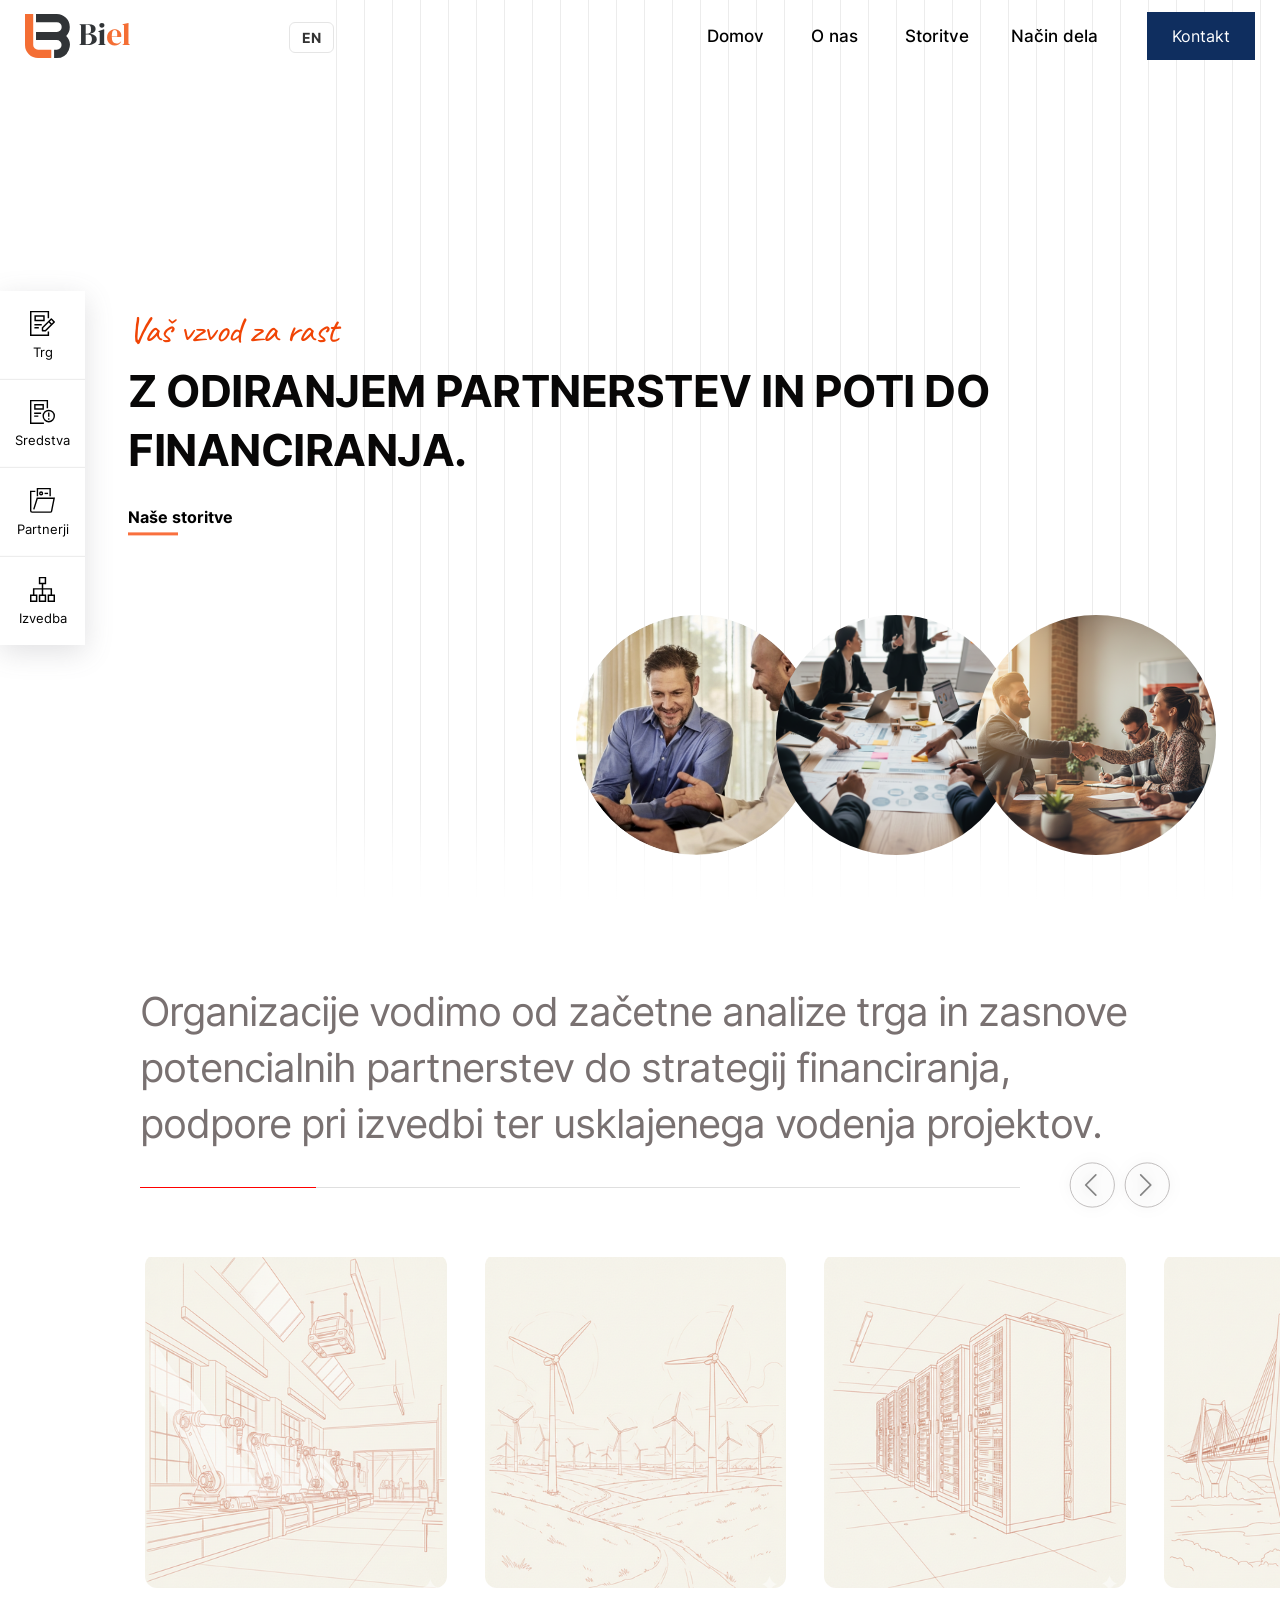
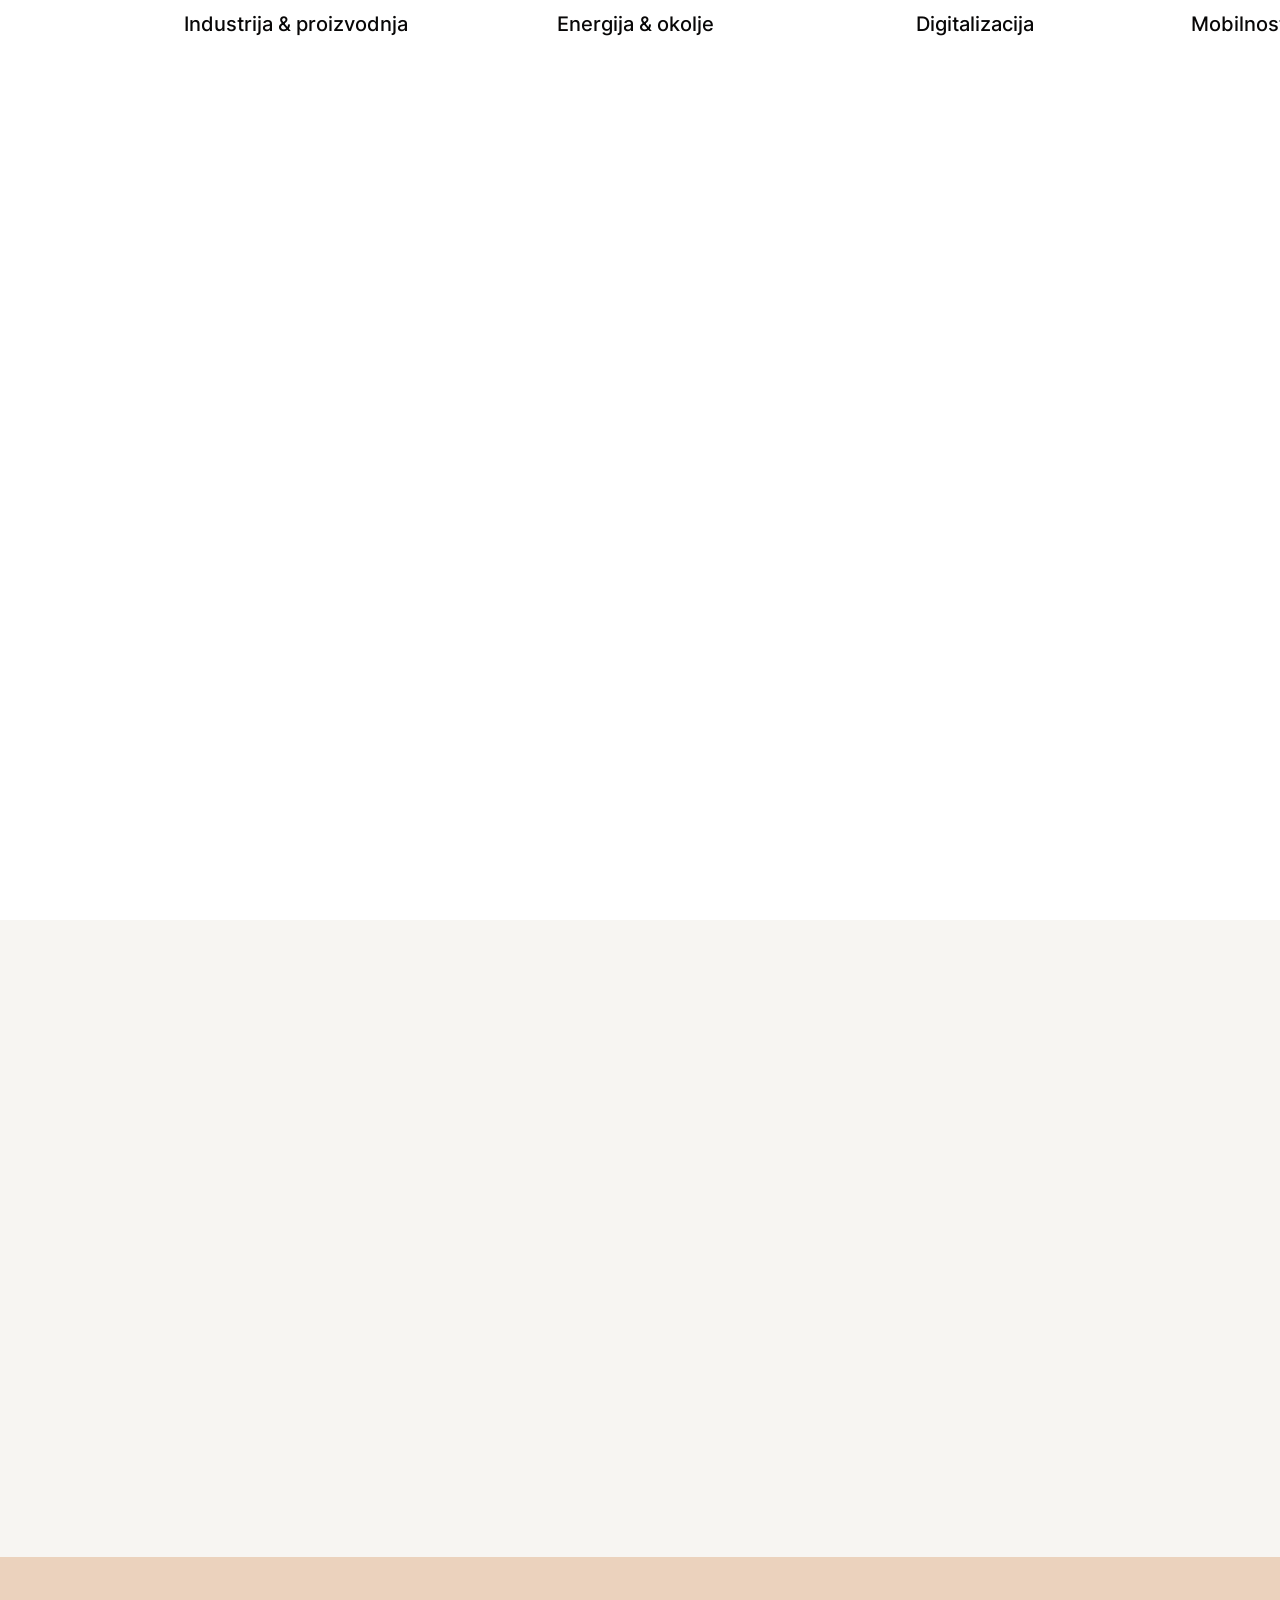
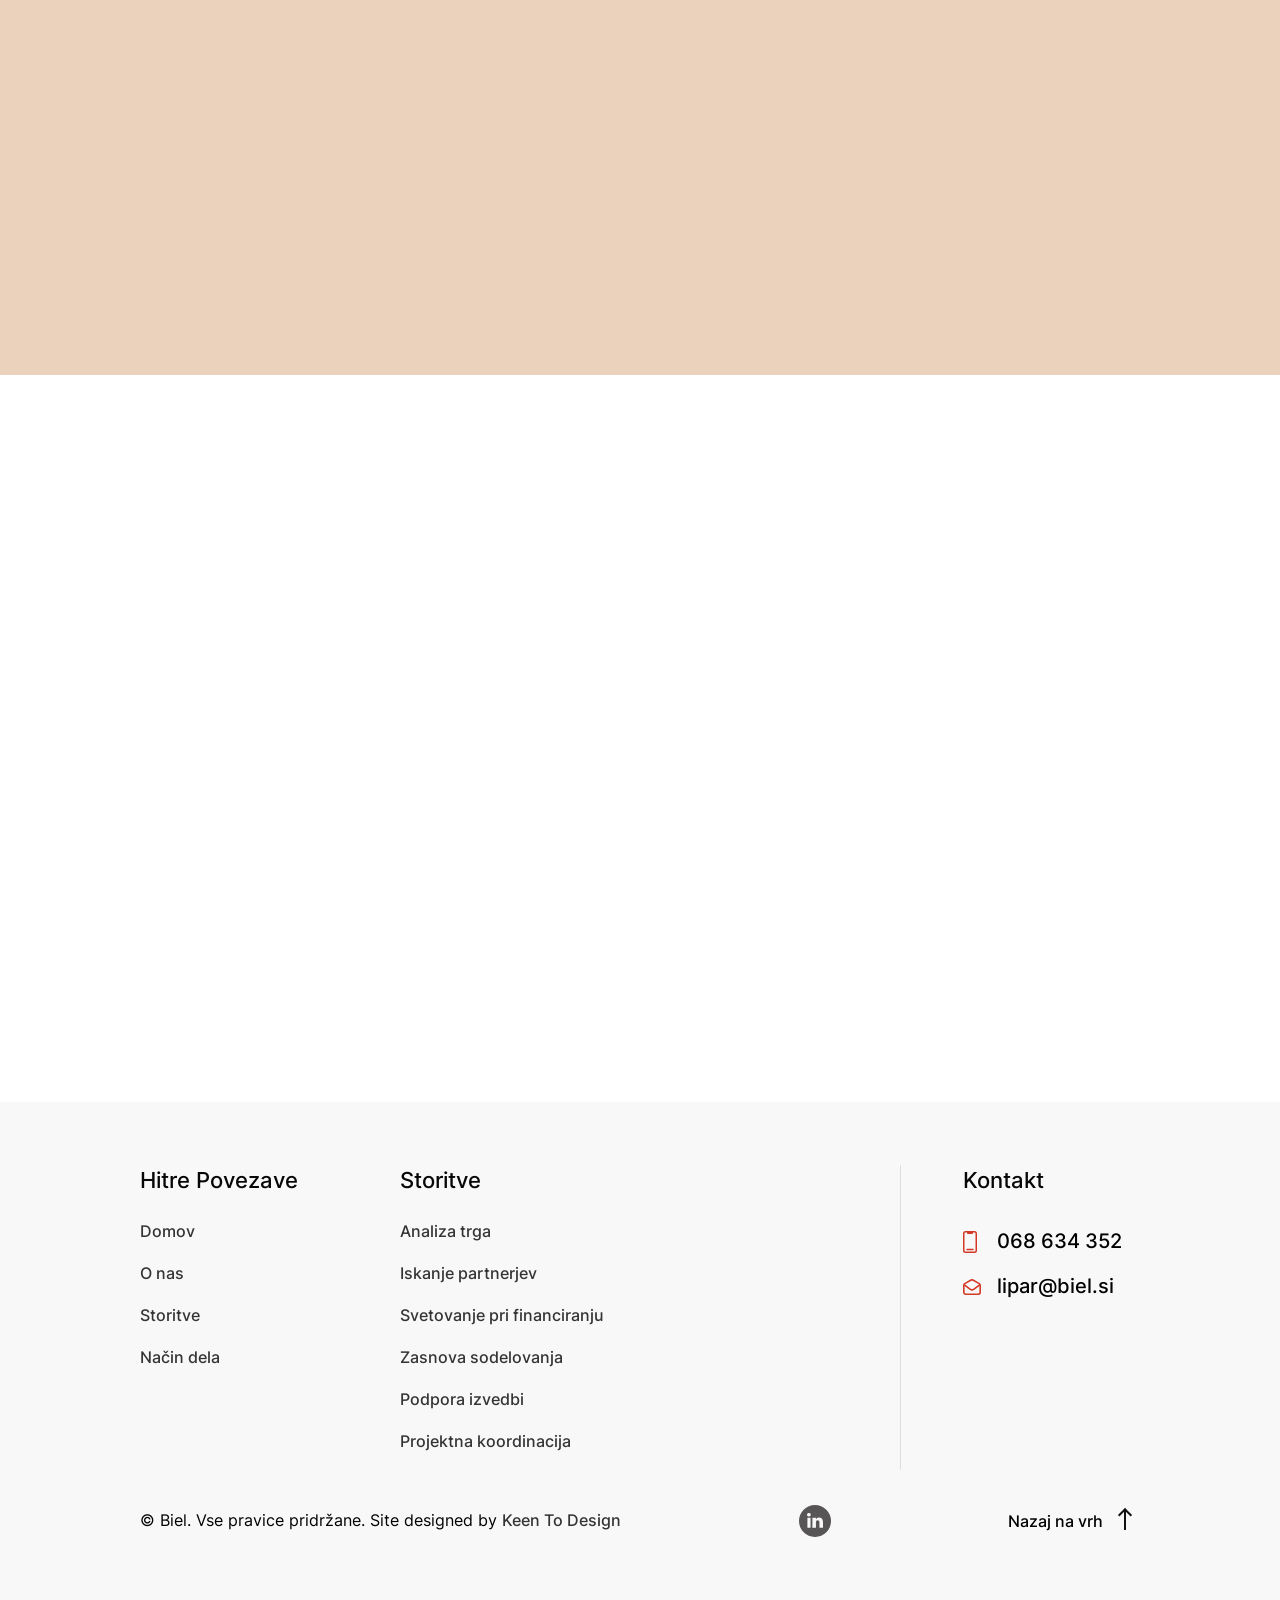
<file: index-sl.html>
<!DOCTYPE html>
<html lang="sl">

<head>
    <title>Vaš vzvod za rast</title>
    <meta charset="utf-8" />
    <meta http-equiv="X-UA-Compatible" content="IE=edge" />
    <meta name="viewport" content="width=device-width, initial-scale=1, shrink-to-fit=no" />
    <meta name="description" content="" />
    <meta name="author" content="" />
    <link href="img/tab_icon2.ico" rel="icon" type="image/x-icon">
    <link rel="stylesheet" href="css/skin.css" type="text/css" media="all" />
</head>

<body>
    <header class="site-header">
        <div class="main-header">
            <div class="lang-switch"><a class="lang-btn" href="index.html">EN</a></div>

            <div class="d-flex justify-space-between align-items-center  ">
                <a class="site-logo" href="index.html">
                    <img src="img/logo.svg" width="135" height="44" alt="" />
                </a>
                <div class="main-navigation">
                    <div class="site-toggle">
                        <i>MENU <span></span></i>
                    </div>
                    <div class="site-nav">
                        <div class="nav-close">Zapri <img src="img/close-white.svg" width="18" height="18" alt="">
                        </div>
                        <ul>
                            <li class="menu-item current-menu-item">
                                <a href="#">Domov</a>
                            </li>
                            <li class="menu-item">
                                <a href="#about-us">O nas</a>
                            </li>
                            <li class="menu-item">
                                <a href="#services">Storitve </a>
                            </li><!--
                            <li class="menu-item">
                                <a href="#testimonials">Testimonials </a>
                            </li>
                            --><li class="menu-item">
                                <a href="#use-cases">Način dela </a>
                            </li><!--
                            <li class="menu-item">
                                <a href="#footer">Contact </a>
                            </li>
                      --></ul>
                    </div>
                </div>
                <div class="hdr-btn">
                    <a href="#footer" class="site-btn">Kontakt</a>
                </div>
            </div>
        </div>
    </header>
    <div id="slideshow" class="hero-section hero-slider">
        <div class="bg-lines">
        </div>

        <div class="hero-content">
            <p class="sub-heading anim-text">Vaš <u>vzvod</u> za rast</p>
			<h2 class="anim-text">
			  Z odiranjem partnerstev in <br>
			  poti do financiranja.
			</h2>

            <div class="anchor-div">
                <a href="#services" class="link-btn">Naše storitve</a>
            </div>
        </div>
        <div class="hero-images">
            <img class="fist-image" src="img/hero-circle-one.png" width="270" height="270" alt="">
            <img class="sec-image" src="img/hero-circle-two.png" width="270" height="270" alt="">
			<img class="third-image" src="img/hero-circle-two.jpg" alt="">
        </div>

        <aside class="sticky-nav">
            <ul>
                <li><a href="#services"> <img width="25" height="25" src="img/testing.svg" alt=""> Trg</a></li>
				<li><a href="#services"> <img width="25" height="25" src="img/respond.svg" alt=""> Sredstva</a></li>
                <li><a href="#services"> <img width="25" height="25" src="img/detection.svg" alt=""> Partnerji</a></li><!--
                <li><a href="#services"> <img width="25" height="25" src="img/defence.svg" alt=""> Collab</a></li>
             --><li><a href="#services"> <img width="25" height="25" src="img/consult.svg" alt=""> Izvedba</a></li>
            </ul>
        </aside>
    </div>

    <section class="site-section site-sector site-scroll pb-0">
        <div class="site-wrapper site-content">
            <div class="section-heading">
                <h2>Organizacije vodimo od začetne analize trga in zasnove potencialnih partnerstev do strategij financiranja, podpore pri izvedbi ter usklajenega vodenja projektov.</h2>
            </div>
        </div>
        <div class="swiffy-slider slider-item-show3 slider-nav-dark  slider-item-reveal slider-nav-outside slider-nav-sm slider-nav-visible slider-indicators-outside slider-indicators-round slider-indicators-dark slider-nav-animation slider-item-first-visible"
            id="swiffy-animation" data-slider-nav-autoplay-interval="4000">
            <ul class="slider-container py-4">
				<li class="">
					<div class="card shadow ">
						<div class="ratio">
							<img src="img/service-1.png" width="270" height="300" alt="...">
							<span class="caption">
								<span class="caption-title">Industrija &amp; proizvodnja</span>
								<span class="caption-sub">
									Spodbujamo razvoj sodobnih proizvodnih rešitev in industrijskih prebojev.
								</span>
							</span>
						</div>
						<div class="card-body p-3 p-xl-5">
							<h3 class="card-title h5">Industrija &amp; proizvodnja</h3>
						</div>
					</div>
				</li>

				<li class="">
					<div class="card shadow ">
						<div class="ratio">
							<img src="img/service-2.png" width="270" height="300" alt="...">
							<span class="caption">
								<span class="caption-title">Energija &amp; okolje</span>
								<span class="caption-sub">
									Podpiramo trajnostne energetske projekte ter povezujemo prave partnerje za njihov uspeh.
								</span>
							</span>
						</div>
						<div class="card-body p-3 p-xl-5">
							<h3 class="card-title h5">Energija &amp; okolje</h3>
						</div>
					</div>
				</li>

				<li class="">
					<div class="card shadow ">
						<div class="ratio">
							<img src="img/service-3.png" width="270" height="300" alt="...">
							<span class="caption">
								<span class="caption-title">Digitalizacija</span>
								<span class="caption-sub">
									Razvijamo digitalne pobude, ki odpirajo vrata do skupnega financiranja.
								</span>
							</span>
						</div>
						<div class="card-body p-3 p-xl-5">
							<h3 class="card-title h5">Digitalizacija</h3>
						</div>
					</div>
				</li>

				<li class="slide-visible">
					<div class="card shadow ">
						<div class="ratio">
							<img src="img/service-4.png" width="270" height="300" alt="...">
							<span class="caption">
								<span class="caption-title">Mobilnost &amp; infrastruktura</span>
								<span class="caption-sub">
									S strateškimi partnerstvi soustvarjamo prihodnost transporta in infrastrukture.
								</span>
							</span>
						</div>
						<div class="card-body  p-3 p-xl-5">
							<h3 class="card-title h5">Mobilnost &amp; infrastruktura</h3>
						</div>
					</div>
				</li>

				<li class="slide-visible">
					<div class="card shadow ">
						<div class="ratio">
							<img src="img/service-5.png" width="270" height="300" alt="...">
							<span class="caption">
								<span class="caption-title">HealthTech</span>
								<span class="caption-sub">
									Spremljamo medicinske inovacije od ideje do trga – od regulative do financiranja.
								</span>
							</span>
						</div>
						<div class="card-body  p-3 p-xl-5">
							<h3 class="card-title h5">HealthTech</h3>
						</div>
					</div>
				</li>
				<!--
                <li class="slide-visible">
                    <div class="card shadow ">
                        <div class="ratio">
                            <img src="img/service-6.jpg" width="270" height="300" alt="...">
                            <span class="caption">
                                Health
                            </span>
                        </div>
                        <div class="card-body  p-3 p-xl-5">
                            <h3 class="card-title h5">Automotive</h3>

                        </div>
                    </div>
                </li>
                <li class="slide-visible">
                    <div class="card shadow ">
                        <div class="ratio">
                            <img src="img/service-7.jpg" width="270" height="300" alt="...">
                            <span class="caption">
                                Legal
                            </span>
                        </div>
                        <div class="card-body  p-3 p-xl-5">
                            <h3 class="card-title h5">Legal
                            </h3>

                        </div>
                    </div>
                </li>
                <li class="slide-visible">
                    <div class="card shadow ">
                        <div class="ratio">
                            <img src="img/service-8.jpg" width="270" height="300" alt="...">
                            <span class="caption">
                                Food and Diets
                            </span>
                        </div>
                        <div class="card-body  p-3 p-xl-5">
                            <h3 class="card-title h5">Food and Diets</h3>
                        </div>
                    </div>
                </li>
				-->

            </ul>
            <button type="button" class="slider-nav" aria-label="Go left"></button>
            <button type="button" class="slider-nav slider-nav-next" aria-label="Go left"></button>
            <div class="slider-indicators">
                <button class="active" aria-label="Go to slide"></button>
                <button aria-label="Go to slide" class=""></button>
                <button aria-label="Go to slide" class=""></button>
                <button aria-label="Go to slide" class=""></button>
                <button aria-label="Go to slide" class=""></button>
            </div>
        </div>
    </section>
    <section class="site-section about-section site-scroll pt-0" id="about-us">
        <div class="slide-text">
            <marquee behavior="scroll" scrollamount="20" direction="">
                <h2 class="text-slider">Kontaktirajte nas za uvodni pregled, prilagojen vašemu podjetju. </h2>
            </marquee>
        </div>
        <div class="bg-lines">
        </div>
        <div class="site-wrapper">
            <div class="site-row">
                <div class="site-col col-6">
                    <div class="site-content">
						<div class="about-portrait">
						  <img src="img/ppic.png" alt="Portrait">
						</div>
                        <p class="sub-heading">O nas</p>
                        <h2>Delamo hitro. Kontaktirajte nas za 
					  <span class="triple-word">
						
							"trojni trojček"
							<svg class="swoosh" viewBox="0 0 200 20" preserveAspectRatio="none">
							  <path d="M5 15 Q 80 5 195 14" />
							</svg>
						  
					  </span>
					   – uvodni pregled, prilagojen vašemu podjetju:
					</h2>
						<div class="site-stats">

						  <p>
							V 
							<span class="stat-date counter" data-target="3">0</span> delovnih dneh
						  </p>

						  <p>
							Identificiramo  
							<span class="stat-date counter" data-target="3">0</span> partnerje
						  </p>

						  <p>
							Identificiramo 
							<span class="stat-date counter" data-target="3">0</span> ustrezne razpise
						  </p>

						</div>
                    </div>
                </div>
                <div class="site-col col-6">
                    <div class="site-content">
						<p class="text-justify">
							Biel podpira podjetja v novih fazah rasti — ob vstopu na nove trge, vzpostavljanju strukturiranih partnerstev, investicijskih pobudah ali vključevanju v večja projektna okolja.</p>

						<p class="text-justify">
							Delujemo na presečišču strategije in izvedbe ter notranje zmogljivosti pretvorimo v strukturirane, izvedljive pobude. To pogosto pomeni delo v kompleksnih okoljih: čezmejno sodelovanje, projekti z večimi deležniki v mednarodnih finančnih okviri.</p>

						<p class="text-justify">
							Naše izkušnje obsegajo nacionalno in evropsko projektno okolje ter sodelovanje s partnerji v DACH regiji in širših evropskih trgih. Poznamo formalne zahteve in praktične realnosti delovanja v mednarodnem okolju.</p>

						<p class="text-justify">
							Poudarek ni na posamičnih projektih ali kratkoročnih aktivnostih, temveč na oblikovanju pobud z daljnosežnim poslovnim in operativnim učinkom.</p>
						<p class="text-justify">
							Če raziskujete nove možnosti partnerstev ali financiranja, nas kontaktirajte za uvodno oceno možnosti sodelovanja.</p>
							
						<a href="#services" class="link-btn">Naše storitve</a>
					</div>

                    </div>
                </div>
            </div>
        </div>
    </section>
    <!-- custom-slider ends here -->

    <section class="site-section site-scroll service-section" id="services">
		<div class="site-wrapper">
			<div class="section-heading site-content">
				<p class="sub-heading">Naše storitve </p>
				<h2>Rešitve, ki rast in sodelovanje postavijo v jasen izvedbeni okvir.</h2>
			</div>
			<div class="site-row">
				<div class="site-col col-6">
					<div class="site-content">
						<div class="accordion">
							<div class="accordion__intro">
								<h4>
									<span class="site-icon">
										<img src="img/icon-1.svg" width="42" height="42" alt="">
									</span> Analiza trga</h4>
							</div>
							<div class="accordion__content">
								<p class="text-justify">Pred financiranjem ali sodelovanjem je ključna jasna slika o trgu in pozicioniranju.</p>

								<ul class="service-list">
								  <li><strong>Tržno okolje in dinamika panoge</strong></li>
								  <li><strong>Pregled konkurence</strong></li>
								  <li><strong>Ocena pozicioniranja in diferenciacije</strong></li>
								  <li><strong>Mapiranje priložnosti</strong></li>
								  <li><strong>Regulativni in politični okvir</strong></li>
								</ul>

								<p class="text-justify">Analiziramo trge, verige vrednosti, regulativo in konkurenco ter ločimo realne priložnosti od tistih, ki niso izvedljive.</p>
								<a href="#footer" class="link-btn">Kontaktirajte nas</a>
							</div>
						</div>

						<div class="accordion">
							<div class="accordion__intro">
								<h4>
									<span class="site-icon">
										<img src="img/icon-2.svg" width="42" height="42" alt="">
									</span> Svetovanje pri financiranju
								</h4>
							</div>
							<div class="accordion__content">
								<p class="text-justify">Ocenimo pripravljenost podjetja ter oblikujemo smiseln pristop k nacionalnim in evropskim instrumentom, usklajen z vašimi zmožnostmi in prioritetami.</p>

								<p class="text-justify">Ključni programi:</p>

								<ul class="service-list">
								  <li class="no-bullet"><strong>Slovenija</strong></li>
								  <li><strong>razpisi Slovenskega podjetniškega sklada</strong></li>
								  <li><strong>razpisi SID banke</strong></li>
								  <li><strong>SPIRIT – razvojni programi</strong></li>
								  <li><strong>Sektorske in ministrske spodbude</strong></li>

								  <li class="no-bullet section-space"><strong>Evropa</strong></li>
								  <li><strong>program Obzorje (Horizon Europe)</strong></li>
								  <li><strong>Eurostars</strong></li>
								  <li><strong>EIC Pospeševalnik (EIC Accelerator)</strong></li>
								</ul>

								<p class="text-justify">Po potrebi vključimo tudi druge ustrezne instrumente.</p>
								<a href="#footer" class="link-btn">Kontaktirajte nas</a>
							</div>
						</div>

						<div class="accordion">
							<div class="accordion__intro">
								<h4>
									<span class="site-icon">
										<img src="img/icon-3.svg" width="42" height="42" alt="">
									</span> Partner sourcing
								</h4>
							</div>
							<div class="accordion__content">
								<p class="text-justify">Uspeh projekta je pogosto odvisen od kakovosti partnerjev.</p>

								<p class="text-justify">Najdemo in preverimo partnerje, usklajene z vašimi cilji in izvedbenimi zmožnostmi, med drugim:</p>

								<ul class="service-list">
								  <li><strong>raziskovalne institucije in univerze</strong></li>
								  <li><strong>industrijski in tehnološki partnerji</strong></li>
								  <li><strong>komercialni in tržno usmerjeni partnerji</strong></li>
								  <li><strong>ocena kompetenc in kredibilnosti</strong></li>
								  <li><strong>strateška in operativna usklajenost</strong></li>
								</ul>

								<p class="text-justify">Pri programih, kot sta Horizon Europe in Eurostars, kredibilnost konzorcija neposredno vpliva na oceno in uvrstitev.</p>

								<p class="text-justify">Izbira partnerjev ni omejena le na razpise. Strateško sodelovanje — v javnih programih ali samostojnih pobudah — pogosto odloča o dolgoročni uspešnosti.</p>

								<p class="text-justify">Zato je iskanje partnerjev lahko samostojna storitev ali del širšega financiranja.</p>
								<a href="#footer" class="link-btn">Kontaktirajte nas</a>
							</div>
						</div>
					</div>
				</div>

				<div class="site-col col-6">
					<div class="site-content">
						<div class="accordion">
							<div class="accordion__intro">
								<h4>
									<span class="site-icon">
										<img src="img/icon-4.svg" width="42" height="42" alt="">
									</span> Zasnova sodelovanja
								</h4>
							</div>
							<div class="accordion__content">
								<p class="text-justify">Pri večdeležniških projektih je ključna jasna vloga v konzorciju.</p>

								<p class="text-justify">Podjetju pomagamo opredeliti vlogo v okviru projekta ter uskladiti:</p>

								<ul class="service-list">
								  <li><strong>tehnični prispevek</strong></li>
								  <li><strong>cilje projekta</strong></li>
								  <li><strong>odgovornosti po delovnih sklopih</strong></li>
								  <li><strong>pričakovane rezultate in učinke</strong></li>
								</ul>

								<p class="text-justify">Jasno oblikujemo, kje je vaš prispevek v logiki konzorcija in kako ga predstaviti.</p>
								<a href="#footer" class="link-btn">Kontaktirajte nas</a>
							</div>
						</div>

						<div class="accordion">
							<div class="accordion__intro">
								<h4>
									<span class="site-icon">
										<img src="img/icon-5.svg" width="42" height="42" alt="">
									</span> Podpora izvedbi
								</h4>
							</div>
							<div class="accordion__content">
								<p class="text-justify">Ko sta struktura in pozicioniranje jasna, mora to odražati tudi dokumentacija.</p>

								<p class="text-justify">Pripravimo strukturirane prijave, usklajene z izbranimi instrumenti, ter poskrbimo za skladnost med namenom in zahtevami.</p>

								<p class="text-justify">Podpora vključuje:</p>

								<ul class="service-list">
								  <li><strong>pripravo tehničnega opisa</strong></li>
								  <li><strong>poglavja o vplivu in izvedbi</strong></li>
								  <li><strong>priprava budgeta in strukture stroškov</strong></li>
								  <li><strong>koordinacija oddaje</strong></li>
								</ul>

								<p class="text-justify">Cilj je, da je projektna zgodba dosledna vsebinsko in formalno.</p>
								<a href="#footer" class="link-btn">Kontaktirajte nas</a>
							</div>
						</div>

						<div class="accordion">
							<div class="accordion__intro">
								<h4>
									<span class="site-icon">
										<img src="img/icon-6.svg" width="42" height="42" alt="">
									</span> Projektna koordinacija
								</h4>
							</div>
							<div class="accordion__content">
								<p class="text-justify">Odobritev ni konec procesa.</p>

								<p class="text-justify">Usklajena izvedba ohranja kredibilnost in prinaša dolgoročne učinke.</p>

								<p class="text-justify">Podjetja podpiramo pri pregledni izvedbi, med drugim:</p>

								<ul class="service-list">
								  <li><strong>usklajevanje časovnice</strong></li>
								  <li><strong>struktura poročanja in dokumentacijski tokovi</strong></li>
								  <li><strong>razdelitev odgovornosti</strong></li>
								  <li><strong>komunikacija in koordinacija</strong></li>
								  <li><strong>nadzor skladnosti</strong></li>
								</ul>

								<p class="text-justify">Cilj je nadzorovana izvedba — pregledna, usklajena in zvesta izhodiščni projektni logiki.</p>
								<a href="#footer" class="link-btn">Kontaktirajte nas</a>
							</div>
						</div>
					</div>
				</div>
			</div>
	</section>
    <section class="site-section intro-section site-scroll" id="cta">

        <div class="site-wrapper">
            <div class="site-row align-items-center">
                <div class="site-col col-6">
                    <div class="site-content">
                        <div class="section-heading">
                            <p class="large">Ambicije spremenimo v izvedljive korake.</p>
                        </div>
                        <a href="#footer" class="link-btn">Kontaktirajte nas</a>
                    </div>
                </div>
            </div>
        </div>
        <div class="site-image">
            <img src="img/mid-hero.jpg" width="690" height="565" alt="">
        </div>
    </section>

<!--
<section class="site-section testimonial-section site-scroll pb-0" id="testimonials">
        <div class="bg-lines"></div>
        <div class="site-wrapper">
            <div class="section-heading site-content">
                <p class="sub-heading">Testimonials</p>
                <h2>Hear from our clients</h2>
            </div>
            <div class="site-content site-row ">
                <div class="site-col col-12 site-scroll">
                    <div class="site-testinonial">
                        <p class="testimonial-content">I recently had the pleasure of working with Cyber Security
                            Company on a project for my organization and I must say, I am thoroughly impressed with
                            their level of expertise and professionalism. From the initial consultation to the final
                            delivery, their team displayed exceptional knowledge and attention to detail.</p>
                        <div class="user-info">
                            <div class="user-image">
                                <img src="img/user-1.jpg" width="70" height="70" alt="">
                            </div>
                            <div class="user-name">
                                <h5>Firstname Lastname <span class="user-designation">Name of the Company</span>
                                </h5>
                            </div>
                        </div>
                    </div>
                </div>
                <div class="site-col col-6 site-scroll">
                    <div class="site-testinonial">
                        <p class="testimonial-content"> I recently had the pleasure of working with Cyber Security
                            Company on a project for my organization and I must say, I am thoroughly impressed with
                            their level of expertise and professionalism.</p>
                        <div class="user-info">
                            <div class="user-image">
                                <img src="img/user-2.jpg" width="70" height="70" alt="">
                            </div>
                            <div class="user-name">
                                <h5>Firstname Lastname <span class="user-designation">Name of the Company</span>
                                </h5>
                            </div>
                        </div>
                    </div>
                </div>
                <div class="site-col col-6 site-scroll">
                    <div class="site-testinonial">
                        <p class="testimonial-content">I recently had the pleasure of working with Cyber Security
                            Company on a project for my organization and I must say, I am thoroughly impressed with
                            their level of expertise and professionalism. </p>
                        <div class="user-info">
                            <div class="user-image">
                                <img src="img/user-3.jpg" width="70" height="70" alt="">
                            </div>
                            <div class="user-name">
                                <h5>Firstname Lastname <span class="user-designation">Name of the Company</span>
                                </h5>
                            </div>
                        </div>
                    </div>
                </div>
            </div>
        </div>
    </section>
-->

    <section class="faq-section site-section site-scroll " id="use-cases">
		<div class="site-wrapper">
			<div class="section-heading site-content">
				<p class="sub-heading">Način dela</p>
			</div>
			<div class="faq-wrapper  site-content">
												
				<div class="qna active">
					<h4 class="question">Razmišljate o novem trgu ali smeri razvoja</h4>
					<div class="answer">
						<p class="text-justify">
							Pred razmislekom o financiranju najprej preverimo, ali je pobuda poslovno in izvedbeno smiselna.
						</p>
						<p class="text-justify">
							Vključimo lahko analizo trga in konkurence, umestitev vrednostne verige, regulativni pregled ter hitro oceno relevantnosti financiranja. Cilj je jasen odgovor: ali priložnost upravičuje strukturirano investicijo — z javnimi sredstvi ali brez.
						</p>
					</div>
				</div>

				<div class="qna">
					<h4 class="question">Imate razvojne ali investicijske načrte in preverjate financiranje</h4>
					<div class="answer">
						<p class="text-justify">
							Ocenimo, kako lahko nacionalni in evropski instrumenti podprejo vaš razvojni načrt.
						</p>
						<p class="text-justify">
							Mapiramo primerne razpise, preverimo ustreznost, na primer, Horizon Europe in Eurostars, ocenimo realnost EIC, ter uskladimo roke in pogoje. Rezultat je usklajena pot financiranja, ne skupek nepovezanih prijav.
						</p>
					</div>
				</div>

				<div class="qna">
					<h4 class="question">Potrebujete prave partnerje — z razpisom ali brez</h4>
					<div class="answer">
						<p class="text-justify">
							Poiščemo in preverimo raziskovalne, industrijske in komercialne partnerje glede na strateško in operativno ujemanje.
						</p>
						<p class="text-justify">
							To lahko podpira sodelovanje v okviru projekta ali samostojno industrijsko povezovanje. Poudarek je na premišljeni izbiri — kompetence, kompatibilnost in usklajenost pred formalnim sodelovanjem.
						</p>
					</div>
				</div>

				<div class="qna">
					<h4 class="question">Pripravljate prijavo ali prehajate v izvedbo</h4>
					<div class="answer">
						<p class="text-justify">
							Strategijo pretvorimo v jasno dokumentacijo, usklajeno z razpisnimi zahtevami.
						</p>
						<p class="text-justify">
							Pripravimo vsebinske sklope, prijave, proračun in drugo dokumentacijo. Pri odobrenih projektih poskrbimo za disciplino izvedbe: časovnica, poročanje in koordinacija vodenja za nadzorovano ter kredibilno izvajanje.
						</p>
					</div>
				</div>

			</div>
		</div>
	</section>

    <footer id="footer">
        <div class="site-wrapper">
            <div class="top-footer">
                <div class="site-row">
                    <div class="site-col col-3">
                        <div class="ftr-nav">
                            <h6>Hitre povezave</h6>
                            <ul>
                                <li>
                                    <a href="#">Domov</a>
                                </li>
                                <li>
                                    <a href="#about-us">O nas</a>
                                </li>
                                <li>
                                    <a href="#services">Storitve</a>
                                </li>
                                <li>
                                    <a href="#use-cases">Način dela</a>
                                </li>
                                <li><!--
                                    <a href="">Contact</a>
                                </li>
                                <li>
                                    <a href="">Request a Quote</a>
                             --></li>
                            </ul>
                        </div>
                    </div>
                    <div class="site-col col-6">
                        <div class="ftr-nav">
                            <h6>Storitve</h6>
                            <ul>
                                <li>
                                    <a href="#services">Analiza trga</a>
                                </li>
                                <li>
                                    <a href="#services">Iskanje partnerjev</a>
                                </li>
                                <li>
                                    <a href="#services">Svetovanje pri financiranju</a>
                                </li>
                                <li>
                                    <a href="#services">Zasnova sodelovanja</a>
                                </li>
                                <li>
                                    <a href="#services">Podpora izvedbi</a>
                                </li>
                                <li>
                                    <a href="#services">Projektna koordinacija</a>
                                </li>

                            </ul>
                        </div>
                    </div>
                    <div class="site-col col-3">
                        <div class="ftr-nav ftr-contact">
                            <h6>Kontakt</h6>
                            <!--<p>11 Street Name, <br>Sydney, State 2000</p>-->
                            <div class="ftr-contact"><!--
                                <p><span class="icon"><img src="img/chat-icon.svg" width="18" height="18" alt=""></span>
                                    Stopite v stik</p>
                             --><p><span class="icon"><img src="img/mobile-icon.svg" width="14" height="14"
                                            alt=""></span> 068 634 352</p>
                                <p><span class="icon"><img src="img/email-icon.svg" width="18" height="18"
                                            alt=""></span> lipar@biel.si</p>
                            </div>
                        </div>
                    </div>
                </div>
                <div class="bottom-footer">
                    <p class="site-copyright"><span> © Biel. Vse pravice pridržane.</span> Site designed by <a href="https://www.keentodesign.com.au"
                            target="_blank">Keen To Design</a> </p>
                    <div class="ftr-social d-flex"><!--
                        <a href=""><img src="img/facebook-icon.svg" width="32" height="32" alt=""></a>
                        <a href=""><img src="img/instagram-icon.svg" width="32" height="32" alt=""></a>
                     --><a href=""><img src="img/linkedin-icon.svg" width="32" height="32" alt=""></a>
                    </div>
                    <a href="#" class="go-top" style="display: inline;">Nazaj na vrh <span class="arrow"></span></a>
                </div>
            </div>
    </footer>

<script>
  document.addEventListener("DOMContentLoaded", () => {
    const counters = document.querySelectorAll(".counter");
    if (!counters.length) return;

    const animate = (el) => {
      const target = parseInt(el.getAttribute("data-target"), 10);
      if (isNaN(target)) return;

      const duration = 900;
      const startTime = performance.now();

      const step = (now) => {
        const progress = Math.min((now - startTime) / duration, 1);
        el.textContent = Math.floor(target * progress);
        if (progress < 1) requestAnimationFrame(step);
      };

      requestAnimationFrame(step);
    };

    const aboutSection = document.querySelector("#about-us");

    // If we can observe the section, run when it comes into view; otherwise run immediately
    if (aboutSection && "IntersectionObserver" in window) {
      const observer = new IntersectionObserver((entries, obs) => {
        if (!entries.some(e => e.isIntersecting)) return;

        counters.forEach((c) => {
          if (c.dataset.done) return;
          c.dataset.done = "1";
          animate(c);
        });

        obs.disconnect(); // run once
      }, { threshold: 0.35 });

      observer.observe(aboutSection);
    } else {
      counters.forEach(animate);
    }
  });
</script>

<script src="js/script.js"></script>
</body>
</html>
</file>
<file: css/skin.css>
@font-face {
    font-family: 'Caveat';
    src: url('../fonts/Caveat-Regular.woff2') format('woff2'), url('../fonts/Caveat-Regular.woff') format('woff');
    font-weight: normal;
    font-style: normal;
    font-display: swap;
}

@font-face {
    font-family: 'Inter';
    src: url('../fonts/Inter-Regular.woff') format('woff2'), url('../fonts/Inter-Regular.woff2') format('woff');
    font-weight: normal;
    font-style: normal;
    font-display: swap;
}

@font-face {
    font-family: 'Inter';
    src: url('../fonts/Inter-Bold.woff') format('woff2'),
        url('../fonts/Inter-Bold.woff2') format('woff');
    font-weight: bold;
    font-style: normal;
    font-display: swap;
}

@font-face {
    font-family: 'Inter';
    src: url('../fonts/Inter-Medium.woff') format('woff2'),
        url('../fonts/Inter-Medium.woff2') format('woff');
    font-weight: 500;
    font-style: normal;
    font-display: swap;
}

* {
    margin: 0;
    padding: 0;
    box-sizing: border-box;
}

html,
body {
    font-family: "Inter";
    color: #010101;
    position: relative;
    font-size: 18px;
    overflow-x: hidden;
    scroll-behavior: smooth;
}

img {
    max-width: 100%;
    height: auto;
}

a:hover,
img {
    outline: none;
    text-decoration: none;
}

ul,
ol,
li,
p {
    margin: 0 0 21px;
    padding: 0;
    line-height: 1.56;
}

li {
    list-style: none;
}

a,
a:hover,
a:focus {
    outline: none;
    cursor: pointer;
    transition: all 0.4s ease-in-out 0s;
    -moz-transition: all 0.4s ease-in-out 0s;
    -o-transition: all 0.4s ease-in-out 0s;
    -webkit-transition: all 0.4s ease-in-out 0s;
    -ms-transition: all 0.4s ease-in-out 0s;
    transition: all 0.4s ease-in-out 0s;
    text-decoration: none;
}

.site-col {
    padding: 0 20px;
}

.col-1 {
    width: 8.33333333%
}

.col-2 {
    width: 16.66666667%;
}

.col-3 {
    width: 25%;
}

.col-4 {
    width: 33.3333333%
}

.col-6 {
    width: 50%;
}

.col-5 {
    width: 41.666667%;
}

.col-7 {
    width: 58.333333%;
}

.col-8 {
    width: 66%;
}

.col-9 {
    width: 75%;
}

.col-10 {
    width: 83.33333%;
}

.col-11 {
    width: 91.666666%;
}

.col-12 {
    width: 100%;
}

.col-5 .site-content,
.col-7 .site-content {
    padding: 0 15px;
}

.site-row {
    margin: 0 -20px;
    display: flex;
    flex-wrap: wrap;
}

.site-section {
    position: relative;
    padding: 84px 0;
    overflow: hidden;
}

.site-content ul {
    margin-bottom: 28px;
}

.site-section ul li {
    position: relative;
    padding-left: 35px;
    margin-bottom: 7px;
}

.site-section ul li::before {
    position: absolute;
    left: 0;
    top: 5px;
    background: url(../images/check.svg) no-repeat;
    width: 18px;
    height: 18px;
    content: '';
    background-size: 100%;
}

.site-section.site-videos {
    overflow: hidden;
}

.section-title {
    margin-bottom: 49px;
}

.pt-0 {
    padding-top: 0 !important;
}

.pb-0 {
    padding-bottom: 0 !important;
}

.text-center {
    text-align: center;
}

.d-flex {
    display: flex;
    flex-wrap: wrap;
}

.justify-end {
    justify-content: flex-end;
}

.align-items-center {
    align-items: center;
}

.justify-center {
    justify-content: center;
}

.site-wrapper {
    padding: 0 50px;
    max-width: 1250px;
    margin: 0 auto;
    position: relative;
}

.site-wrapper.full-wrapper {
    padding: 0;
    max-width: 100%;
}

.site-wrapper.sm-wrapper {
    max-width: 1080px;
}

.justify-space-between {
    justify-content: space-between;
}

h1,
h2,
h3,
h4,
h5,
h6 {
    color: #080707;
    line-height: 1.2;
    margin-bottom: 21px;
    margin-top: 42px;
}

h1:first-of-type,
h2:first-of-type,
h3:first-of-type,
h4:first-of-type,
h5:first-of-type,
h6:first-of-type {
    margin-top: 0
}

h2.large {
    font-size: 52px;
    font-weight: 800;
    letter-spacing: -1.5px;
}

h2 {
    font-size: 38px;
    letter-spacing: -1px;
    color: #171717;
    line-height: 1.4;
}

h2.large-text {
    font-size: 48px;
    letter-spacing: -1px;
}

h3 {
    font-size: 28px;
    line-height: 1.56;
}

h4 {
    font-size: 24px;
    line-height: 1.4;
    letter-spacing: -0.5px;
    font-weight: 500;
}

h5 {
    font-size: 20px;
    line-height: 1.4;
    text-transform: inherit;
}

h6 {
    font-size: 18px;
    line-height: 1.4;
    text-transform: inherit;
}

h1 {
    font-size: 50px;
    letter-spacing: -1px;
    line-height: 1.35;
}

p.large {
    font-size: 45px;
    line-height: 1.4;
}

.section-heading .section-title {
    max-width: 860px;
}

.section-heading {
    margin-bottom: 35px;
    position: relative;
}

.section-heading span {
    color: #f04405;
}

.section-title {
    position: relative;
    display: inline-block;
    font-weight: 500;
    margin-bottom: 0;
}

.sub-title {
    margin-bottom: 14px;
    font-size: 20px;
    color: #3C3B3B;
    text-transform: capitalize;
}

.section-description {
    font-size: 20px;
    color: #4D4E4D;
    font-weight: 500;
    line-height: 1.56;
    margin: 21px 0 0;
}

.section-title h4 {
    margin-top: 21px;
    text-transform: none;
    color: #ffda48;
    font-weight: 500;
}

.site-btn {
    padding: 18px 30px;
    font-size: 16px;
    color: #fff;
    transition: all 0.3s;
    position: relative;
    overflow: hidden;
    z-index: 1;
    background: #0F2E5F;
    border: none;
    cursor: pointer;
    height: auto;
    display: inline-block;
}

.site-btn.enquiry-btn {
    background: #0f235f;
}

.site-btn.blue-bg {
    background: #2e5299;
}

.site-btn.darkblue-bg {
    background: #0f2e5f;
}

.site-btn:hover {
    opacity: 0.8;
    transform: translateY(-3px);
}

/** main css starts here **/
header.site-header {
    position: absolute;
    width: 100%;
    top: 0;
    left: 0;
}

.main-header {
    padding: 12px 25px;
    top: 0;
    z-index: 999;
    position: relative;
    width: 100%;
}

/* Language toggle (center-top) */
.lang-switch{
    position: absolute;
    left: 55px;      /* distance from left edge */
    top: 22px;       /* lower it slightly */
    width: 40%;      /* how far toward the middle it stretches */
    text-align: center;
    z-index: 10000;
}

.lang-btn{
    display: inline-block;
    padding: 6px 12px;
    font-size: 14px;
    font-weight: 600;
    border: 1px solid #e5e5e5;
    border-radius: 6px;
    background: #fff;
    color: #333;
    transition: all 0.2s ease;
}

.lang-btn:hover{
    background:#f5f5f5;
    border-color:#d0d0d0;
}

/* FIX: keep header row on one line and align logo cleanly */
header.site-header .main-header .d-flex {
    flex-wrap: nowrap !important;
    align-items: center !important;
}

/* FIX: remove baseline/line-height weirdness on the logo */
header.site-header a.site-logo {
    display: flex;
    align-items: center;
    line-height: 0;
}

header.site-header a.site-logo img {
    display: block;
    height: 44px;
    width: auto;
}

.hdr-right svg {
    width: 40px;
    height: 40px;
    margin-right: 7px;
}

.hdr-right .site-search svg {
    width: 20px;
}

.hdr-right .screen-reader {
    color: #8D8D8D;
}

a.site-logo img {
    height: 44px;
    width: auto;
    display: block;
}

.main-navigation {
    margin-left: auto;
}

.hdr-btn {
    margin-left: 70px;
}

.hdr-btn .site-btn {
    display: block;
}

.site-nav {
    position: relative;
    z-index: 9;
}

.site-nav ul {
    margin: 0;
}

.site-nav>ul>li {
    display: inline-block;
    position: relative;
    margin-right: 7px;
    margin: 0;
}

.site-nav>ul>li>a:hover {
    color: #F04405;
}

.site-nav>ul>li>a {
    color: #000;
    font-size: 17px;
    font-weight: 500;
    padding: 5px 0;
    display: inline-block;
    position: relative;
    margin-right: 56px;
}

.site-nav>ul>li:last-child>a {
    margin: 0;
}

.site-nav>ul>li>a::before {
    position: absolute;
    background: #F04405;
    bottom: 0;
    width: 0%;
    height: 2px;
    content: '';
    transition: all 0.4s;
    left: 0%;
}

.site-nav>ul>li>a:hover::before {
    width: 100%;
}

.site-nav ul li:hover ul {
    top: 100%;
    opacity: 1;
    visibility: visible;
}

.site-nav ul li ul {
    position: absolute;
    left: 0%;
    top: 120%;
    width: 360px;
    background: #fff;
    z-index: 999;
    box-shadow: rgba(0, 0, 0, 0.16) 0px 10px 36px 0px, rgba(0, 0, 0, 0.06) 0px 0px 0px 1px;
    opacity: 0;
    transition: all 0.4s;
    visibility: hidden;
}

.site-nav ul li ul li a {
    display: block;
    font-size: 20px;
    padding: 21px 28px;
    font-weight: 500;
    color: #121212;
}

/** hero section css **/
.hero-section {
    position: relative;
}

.slider-nav {
    z-index: 9999;
}

.hero-images {
    position: absolute;
    right: 5%;
    bottom: 5%;
    width: 550px;
    height: 400px;
}

.hero-images .fist-image {
    position: absolute;          /* NEW: stop pinning it to the top */
    bottom: 0;          /* NEW: align it with the other image */
    right: 0;        /* NEW: move it left to overlap slightly */
    z-index: 3;         /* NEW: keep it in front of the other circle */
    opacity: 0;
    transition: all 1.2s;
    transition-delay: 0.8s;
    transform: scale(0.9);
}

.show .hero-images .sec-image,
.show .hero-images .fist-image, 
.show .hero-images .third-image {
    opacity: 1;
    transform: scale(1);
}

.hero-images img {
    width: 260px;
    height: 260px;
    object-fit: cover;
    border-radius: 50%;
}

.hero-images .sec-image {
    position: absolute;
    transform: scale(0.9);
    transition: all 1.2s;
    transition-delay: 1.2s;
    bottom: 0;
    right: 200px;
    opacity: 0;
	z-index: 2;
}

.hero-images .third-image {
    position: absolute;
    bottom: 0;
    right: 400px;   /* adjust overlap here */
    z-index: 1;
    opacity: 0;
    transition: all 1.2s;
    transition-delay: 1.4s;
    transform: scale(0.9);
}

.show .hero-image img {
    transform: scale(1.3);
    opacity: 1;
}

.hero-content {
    position: absolute;
    top: 50%;
    transform: translateY(-65%);
    color: #fff;
    z-index: 99;
    width: 1020px;
    max-width: 85%;
    left: 10%;
}

.hero-content h2 {
    color: #080707;
    position: relative;
    margin: 0;
    font-size: 50px;
    line-height: 1.35;
    font-weight: 700;
    text-transform: uppercase;
}

.hero-content p {
    margin: 14px 0 28px;
    font-size: 20px;
    color: #3c3a45;
}

.hero-btn {
    display: block;
    margin-top: 35px;
}

.hero-slider.show:before {
    height: 0;
}

.hero-slider .hero-content .anchor-div {
    opacity: 0;
    position: relative;
    top: 20px;
    transition: all 0.6s cubic-bezier(0.55, 0, 0.1, 1) 0.4s;
}

.hero-slider .hero-content .anchor-div {
    margin-top: 21px;
}

.hero-content p.sub-heading,
.sub-heading {
    margin-bottom: 14px;
    font-size: 37px;
    color: #F04405;
    line-height: 1;
    font-family: Caveat;
}

.hero-slider .hero-content .anchor-div.show,
.hero-slider .hero-content p.show,
.hero-slider .hero-content h2.show {
    opacity: 1;
    top: 0;
}

#slides ul {
    position: relative;
    z-index: 999;
}

.show .hero-gradient {
    opacity: 1;
}

.menu-on.menu-on-removed .search-bar {
    opacity: 0;
    visibility: hidden;
}

header.site-header {
    position: absolute;
    width: 100%;
    top: -50px;
    left: 0;
    z-index: 9999;
    opacity: 0;
    transition: all 0.6s cubic-bezier(0.55, 0, 0.1, 1) 0.4s;
}

header.site-header.show {
    top: 0;
    opacity: 1;
}

.close-btn button:hover span {
    color: #FD7722;
}

.close-btn button {
    background: transparent;
    border: navajowhite;
    display: flex;
    align-items: center;
    color: #80205F;
    font-size: 22px;
    font-weight: 300;
    z-index: 99;
    position: relative;
    cursor: pointer;
}

.close-btn button img {
    padding-left: 7px;
}

.nav-close {
    display: none;
}

.site-toggle {
    width: 100%;
    margin: 0;
    position: relative;
    z-index: 999;
    display: none;
}

.site-toggle span {
    display: inline-block;
    width: 24px;
    height: 10px;
    border-top: 2px solid #111;
    border-bottom: 2px solid #111;
    margin-left: 7px;
}

.hero-slider .slider-nav-visible .slider-nav {
    visibility: visible;
    display: none;
}

/** intro section starts here **/
.intro-section {
    background: #EBD2BD;
    overflow: hidden;
}

.intro-section .site-content {
    max-width: 600px;
    padding: 70px 0;
}

.intro-section .site-image {
    position: absolute;
    right: 0;
    top: 0;
}

.intro-section.site-scroll .site-image {
    position: absolute;
    right: -200px;
    top: 0;
    height: 100%;
    width: 45%;
    left: auto;
    border-top-left-radius: 270px;
    overflow: hidden;
    border-bottom-left-radius: 270px;
}

.intro-section .site-image img {
    height: 100%;
    object-fit: cover;
    width: 100%;
    display: block;
}

.intro-section.site-scroll.scrolled .site-image {
    right: 0;
    opacity: 1;
    left: auto;
}

.slider-nav-outside-expand .slider-nav.slider-nav-next,
.slider-nav-outside-expand .slider-nav {
    margin: 0;
}

.slider-nav.slider-nav-next {
    right: 30px;
    left: unset;
}

.slider-nav {
    left: auto;
    right: 110px;
    transition: all 0.4s;
}

.slider-item-show3 {
    --swiffy-slider-item-count: 3.3;
}

.site-block .block-content .site-btn svg {
    width: 8px;
    margin-left: 5px;
    position: relative;
    top: 3px;
    fill: #fff;
    transition: all 0.4s;
    margin-left: 28px;
}

.site-block .block-content .site-btn:hover svg {
    margin-left: 42px;
}

.site-block .block-content a.site-btn {
    position: absolute;
    bottom: 42px;
}

.slider-nav-round .slider-nav::after,
.slider-nav-square .slider-nav::after {
    margin: 1rem;
}

footer {
    padding: 63px 0;
    background: #F8F8F8;
    position: relative;
}

footer .site-wrapper {
    position: initial;
}

.top-footer h6 {
    text-transform: capitalize;
    font-weight: 500;
    font-size: 22px;
}

.ftr-nav ul {
    margin: 0;
}

footer a {
    font-size: 16px;
    font-weight: 500;
}

a.go-top {
    display: flex !important;
    align-items: center;
    gap: 7px;
    color: #010101;
}

a.go-top svg {
    position: relative;
    top: -5px;
}

.ftr-nav.ftr-contact {
    padding-left: 42px;
}

.ftr-nav.ftr-contact .ftr-contact {
    margin-top: 28px;
}

.top-footer>.site-row>.site-col:last-child {
    border-left: 1px solid #dedede;
}

.ftr-nav ul li {
    margin-bottom: 14px
}

footer a {
    color: #343434;
}

.bottom-footer a:hover {
    text-decoration: underline;
}

.ftr-nav ul li a:hover {
    color: #D23A27;
}

.ftr-nav p {
    font-size: 16px;
    font-weight: 500;
    line-height: 1.76;
}

.ftr-logo a img {
    width: 120px;
}

.bottom-footer {
    margin-top: 56px;
    text-align: right;
    display: flex;
    align-items: center;
    justify-content: space-between;
}

.bottom-footer p {
    margin: 0;
    font-size: 16px;
}

.ftr-social.d-flex {
    align-items: center;
    gap: 14px
}

.ftr-social a img {
    display: block;
}

.ftr-social p {
    margin-right: 35px;
}

.ftr-social a:hover {
    opacity: 0.8;
    transform: translateY(-3px);
}

.testimonial-section .site-col.col-6 {
    margin-bottom: 42px;
}

.form-group label {
    display: block;
    font-weight: 500;
    margin-bottom: 10px;
    font-size: 17px;
    color: #3c3a45;
}

.form-group textarea,
.form-group input {
    background: #fcfcfc;
    height: 50px;
    padding: 0 18px;
    width: 100%;
    font-size: 18px;
    border: 1px solid #d1cfcf;
    transition: border-color ease-in-out 0.15s, box-shadow ease-in-out 0.15s;
}

.form-group textarea:focus,
.form-group input:focus {
    outline: none;
    border: 1px solid#f09708;
}

.form-group {
    margin-bottom: 28px;
}

.form-group textarea {
    min-height: 140px;
    padding-top: 14px;
}

.form-group.price-total {
    max-width: 120px;
}

form input.site-btn {
    text-transform: uppercase;
    width: auto;
    background: #f09708;
    min-width: 170px;
    padding: 18px 40px;
    height: auto;
}

.general-request {
    border-left: 1px solid #e0dfdf;
    height: 100%;
    padding-left: 56px;
}

.contact-form {
    padding-right: 35px;
}

/* custom slider css */
#slideshow {
    position: relative;
    height: 100vh;
    width: 100vw;
    overflow: hidden;
}

.control {
    width: 100%;
    height: calc(100% - 36px);
    position: absolute;
    top: 36px;
    margin: 0;
    z-index: 99;
    display: block;
}

.control>button {
    width: 16.7%;
    height: calc(100% - 36px);
    opacity: 1;
    color: #212121;
    background-color: transparent;
    border: 0;
    cursor: pointer;
    font-size: 50vh
}

#previous {
    float: left;
}

#next {
    float: right;
}

#slides {
    padding: 0;
    margin: 0;
    background: #000;
    overflow: hidden
}

#slides>li {
    position: absolute;
    clear: both;
    top: 0;
    left: 0;
    right: 0;
    bottom: 0;
    width: 100%;
    height: 100%;
    margin: 0 auto;
    overflow: hidden;
    opacity: 0;
    overflow: hidden;
    font-size: 50vh;
    line-height: 100vh;
    color: #212121;
    transition: all 1.2s;
}

#slides>li::before {
    position: absolute;
    left: 0;
    right: 0;
    bottom: 0;
    z-index: 99;
    width: 100%;
    height: 80%;
    content: '';
    background-image: -webkit-gradient(linear, left bottom, left top, from(rgba(0, 0, 0, .8)), to(transparent));
    background-image: linear-gradient(180deg, rgba(0, 0, 0, .8), transparent);
    transform: rotate(180deg);
}

#slides li.slideActive {
    z-index: 2;
    opacity: 1;
}

.pager ul {
    display: table;
    width: 100%;
    position: absolute;
    z-index: 999
}

.pager ul li {
    display: table-cell;
    line-height: 36px;
    text-align: center;
    color: #fff;
    text-decoration: none;
    cursor: pointer;
}

.progressbar {
    position: absolute;
    bottom: 0;
    width: 100%;
    height: 36px;
    background: none;
    z-index: 3;
}

.progress {
    width: 0;
    height: 36px;
    -webkit-animation: progress 10s infinite;
    background: #FFEB3B;
}

@-webkit-keyframes progress {
    0% {
        width: 0%;
    }

    100% {
        width: 100%;
    }
}

.scrolled .parallax-item {
    width: 100% !important;
    height: 100% !important;
    background-size: cover;
    background-repeat: no-repeat;
}

.site-scroll .site-content,
.site-scroll .site-image {
    opacity: 0;
    position: relative;
    left: 35px;
    transition: all 0.8s cubic-bezier(0.55, 0, 0.1, 1) 0.2s;
}

.site-scroll .site-content {
    left: 0;
    top: 35px;
    transition: all 1.8s cubic-bezier(0.55, 0, 0.1, 1) 0.2s;
}

.site-scroll.scrolled .site-image {
    opacity: 1;
    left: 0;
}

.site-scroll.scrolled .site-content {
    top: 0;
    opacity: 1;
}

footer {
    transition: all 0.8s cubic-bezier(0.55, 0, 0.1, 1) 0.2s;
    position: relative;
}

.scroll-down {
    position: absolute;
    background-position: 50% 50%;
    background-repeat: no-repeat;
    background-size: cover;
    z-index: 9999;
    right: 5%;
    bottom: 0;
}

.scroll-down a {
    display: inline-block;
    position: absolute;
    right: 15px;
    bottom: 0;
    z-index: 2;
    padding: 10px 10px 110px;
    color: #fff;
    font-size: 14px;
    font-family: "Josefin Sans", sans-serif;
    line-height: 1;
    letter-spacing: 0.2em;
    text-transform: uppercase;
    text-decoration: none;
    writing-mode: vertical-lr;
    transition: 0.2s;
    overflow: hidden;
}

.scroll-down a:hover {
    opacity: 0.5;
}

#scroll-arrow a::before {
    content: "";
    position: absolute;
    bottom: 0;
    left: 50%;
    width: 1px;
    height: 100px;
    background: rgba(255, 255, 255, 0.4);
}

#scroll-arrow a::after {
    height: 30px;
    animation: slide-scroll 1.5s ease infinite;
}

.scroll-down a::after {
    content: "";
    position: absolute;
    bottom: 0;
    left: 50%;
    width: 1px;
    height: 100px;
    background: #fff;
}

@keyframes slide-scroll {
    0% {
        transform: translateY(-70px);
    }

    50%,
    100% {
        transform: translateY(30px);
    }
}

/** pricing section **/
.single-option {
    width: 50%;
    margin-bottom: 14px;
}

.opening-hour {
    background: #f2f1f1;
    height: 100%;
    padding: 56px;
}

section.pricing-section {
    padding-bottom: 135px;
}

.about-section .site-content ul {
    margin-bottom: 28px;
    margin-top: 28px;
}

.anchor-div .site-btn {
    margin-right: 14px;
}

.ftr-contact p span.icon {
    width: 20px;
}

footer .ftr-contact p {
    display: flex;
    align-items: center;
    gap: 14px;
    margin: 0 0 10px;
    font-weight: 500;
}

.cta-section .site-btn {
    min-width: 240px;
    text-align: center;
}

section.site-section.cta-section {
    background-size: cover;
    background-position: center;
    z-index: 999
}

.private-lessions .anchor-div .site-btn {
    border-radius: 0;
}

.site-tagline {
    position: relative;
    display: inline-block;
}

.site-tagline::before {
    position: absolute;
    left: 0;
    top: 60%;
    content: '';
    width: 100%;
    height: 15px;
    background: #0b4496;
    opacity: 0.13;
}

.ftr-contact img {
    display: block;
    margin-right: 10px;
}

.private-lessions.site-row.align-items-center {
    align-items: flex-start;
}

.anim-text span {
    transition: all 1.2s ease-out;
    letter-spacing: -1px;
    opacity: 0;
}

.anim-text span.fade {
    opacity: 1;
    letter-spacing: -0.5px;
}

.link-btn {
    font-weight: 700;
    color: #000;
    position: relative;
    padding: 5px 0;
    display: inline-block;
    font-size: 16px;
}

.link-btn:hover::before {
    width: 100%;
}

.link-btn::before {
    position: absolute;
    left: 0;
    top: 100%;
    content: '';
    width: 50px;
    height: 3px;
    background: #F9703E;
    transition: all 0.4s
}

/* --- Service card hover subtitle --- */

.caption {
    display: flex;
    flex-direction: column;
    justify-content: flex-end;
    height: 100%;
    padding: 20px;
}

.caption-title {
    font-weight: 600;
    font-size: 20px;
}

.caption-sub {
    font-size: 14px;
    font-weight: 400;
    opacity: 0;
    transform: translateY(10px);
    transition: all 0.3s ease;
}

.card:hover .caption-sub {
    opacity: 1;
    transform: translateY(0);
}

aside.sticky-nav {
    position: absolute;
    z-index: 999;
    left: -10px;
    top: 50%;
    transform: translateY(-45%);
    box-shadow: rgba(100, 100, 111, 0.2) 0px 7px 29px 0px;
    transition: all 0.4s;
    transition-delay: 1.2s;
    opacity: 0;
}

.show aside.sticky-nav {
    left: 0;
    opacity: 1;
}

aside.sticky-nav li a {
    text-align: center;
    display: block;
    padding: 20px 15px;
    font-size: 13px;
    color: #010101;
    line-height: 1;
}

aside.sticky-nav li {
    margin: 0;
    border-bottom: 1px solid #E8E8E8;
    transition: all 0.4s;
    background: #fff;
}

aside.sticky-nav li:last-child {
    border-bottom: none;
}

aside.sticky-nav li img {
    display: block;
    margin: 0 auto 10px;
    transition: all 0.4s;
    filter: brightness(0);
}

aside.sticky-nav ul {
    margin: 0;
    overflow: hidden;
}

aside.sticky-nav li a:hover img {
    filter: none;
}

aside.sticky-nav li:hover {
    background: #f5f5f5;
}

aside.sticky-nav li a:hover {
    color: #F04405;
}

.bg-lines {
    position: absolute;
    width: 100%;
    height: 0%;
    top: 0;
    left: 0;
    background-color: #ffffff;
    opacity: 0.5;
    background-size: 28px 28px;
    transition: all 2.4s;
    background-image: repeating-linear-gradient(to right, #dadada, #dadada 1px, #ffffff 1px, #ffffff);
}

.bg-lines::before {
    position: absolute;
    left: 0;
    top: 0;
    height: 100%;
    width: 25%;
    background: #fff;
    content: '';
}

.bg-lines::after {
    position: absolute;
    left: 0;
    bottom: 0;
    width: 100%;
    height: 100px;
    content: '';
    background: rgb(255, 255, 255);
    background: linear-gradient(0deg, rgba(255, 255, 255, 1) 0%, rgb(255 255 255 / 91%) 30%, rgb(255 255 255 / 9%) 100%);
}

.scrolled .bg-lines,
.show .bg-lines {
    height: 100%;
}

.bg-lines span {
    position: absolute;
    width: 25px;
    height: 100%;
    top: 0;
    right: 0;
    background: transparent;
    border-left: 1px solid #ddd;
    border-right: 1px solid #ddd;
    display: block;
}

.testimonial-section .bg-lines::before {
    display: none;
}

.testimonial-section .bg-lines {
    height: 220px;
}

.site-testinonial {
    position: relative;
    padding-left: 56px;
    margin: 35px 0;
}

.site-testinonial::before {
    position: absolute;
    left: 0;
    top: -42px;
    content: '';
    width: 31px;
    height: 107px;
    background: url(../img/quote.svg) no-repeat;
    background-size: 100%;
}

.user-info {
    display: flex;
    align-items: center;
    gap: 21px;
    margin-top: 28px;
}

.user-info .user-image {
    width: 70px;
    height: 70px;
    border-radius: 50%;
    overflow: hidden;
}

.user-name h5 {
    margin: 0;
    font-size: 16px;
}

.user-name h5 .user-designation {
    display: block;
    font-weight: normal;
}

.site-testinonial .testimonial-content {
    font-size: 20px;
}

.qna {
    transition: all 0.4s;
    border: 1px solid #E2E2E2;
}

.qna.active {
    position: relative;
}

.qna.active::before {
    position: absolute;
    left: 0;
    width: 5px;
    height: 100%;
    content: '';
    background: #DE5227;
    top: 0;
}

.qna:hover {
    background: #f5f5f5;
}

.question {
    color: #333;
    cursor: pointer;
    user-select: none;
    font-size: 18px;
    margin: 0;
    padding: 28px 63px 28px 42px;
    transition: color 0.3s;
    letter-spacing: 0;
    position: relative;
}

.question:hover {
    color: #000;
}

.qna.active .question::before {
    transform: rotate(135deg);
    right: 42px;
}

.qna .answer {
    height: 0px;
    transition: 0.3s linear;
    overflow: hidden;
    padding: 0 42px;
}

.qna.active .answer {
    height: auto;
}

@media (max-width: 700px) {
    .container {
        width: 100%;
        height: 100%;
        border-radius: 0;
        box-shadow: none;
        height: 100vh;
    }

    body {
        place-content: start;
    }
}

.site-stats {
    display: flex;
    gap: 10%;
    margin-top: 35px;
}

.site-stats p {
    font-weight: 700;
}

.site-stats p span.stat-date {
    display: block;
    font-size: 44px;
    font-weight: 400;
}

/* --- triple-triple (static) --- */
.triple-word{
    font-family: Caveat;
    color: #F04405;
    position: relative;
    display: inline-block;
    padding-bottom: 12px;
    margin-right: 0.4em; /* spacing before "initial" */
}

/* SVG positioning (keep underline as-is, no animation) */
.triple-word .swoosh{
    position: absolute;
    left: 0;
    bottom: 0;
    width: 100%;
    height: 18px;
}

.triple-word .swoosh path{
    fill: none;
    stroke: #F04405;
    stroke-width: 2;
    stroke-linecap: round;
}

.site-stats{
    gap: 42px;              /* nicer spacing than % */
    margin-top: 28px;
}

.site-stats p{
    margin: 0;              /* remove default p bottom spacing */
    min-width: 140px;
}

.site-stats p span.stat-date{
    font-size: 38px;        /* slightly smaller = more premium */
    font-weight: 500;
    line-height: 1.1;
}

/** swiffy slider minified css starts here **/
.swiffy-slider {
    position: relative;
    display: block;
    width: 100%;
    --swiffy-slider-snap-align: center;
    --swiffy-slider-item-width: 100%;
    --swiffy-slider-item-gap: 1rem;
    --swiffy-slider-item-reveal: 0rem;
    --swiffy-slider-item-ratio: 2/1;
    --swiffy-slider-item-count: 1;
    --swiffy-slider-nav-light: #fff;
    --swiffy-slider-nav-dark: #333;
    --swiffy-slider-nav-zoom: 1;
    --swiffy-slider-track-opacity: 0.1;
    --swiffy-slider-track-height: 0;
    --swiffy-slider-nav-outside-size: 3.5rem;
    --swiffy-slider-indicator-outside-size: 1.5rem;
    --swiffy-slider-animation-duration: 0.75s;
    --swiffy-slider-animation-delay: 0s;
    --swiffy-slider-animation-timing: ease-in-out;
}

.swiffy-slider,
.swiffy-slider::after,
.swiffy-slider::before {
    box-sizing: border-box;
}

.swiffy-slider ::-webkit-scrollbar {
    height: var(--swiffy-slider-track-height);
}

.swiffy-slider ::-webkit-scrollbar-track {
    background: rgba(0, 0, 0, var(--swiffy-slider-track-opacity));
}

.swiffy-slider ::-webkit-scrollbar-thumb {
    background: rgba(0, 0, 0, 0.4);
    border-radius: 1rem;
}

.swiffy-slider ::-webkit-scrollbar-thumb:hover {
    background: rgba(0, 0, 0, 0.6);
}

.slider-container {
    --swiffy-slider-item-gap-totalwidth: calc(var(--swiffy-slider-item-gap) * (var(--swiffy-slider-item-count) - 1));
    --swiffy-slider-item-width: calc((100% - var(--swiffy-slider-item-reveal) - var(--swiffy-slider-item-gap-totalwidth)) / var(--swiffy-slider-item-count));
    overflow-x: auto;
    -webkit-overflow-scrolling: touch;
    -ms-scroll-snap-type: x mandatory;
    scroll-snap-type: x mandatory;
    scroll-behavior: smooth;
    display: grid;
    align-items: center;
    height: 100%;
    grid: auto/auto-flow -webkit-max-content;
    grid: auto/auto-flow max-content;
    grid-auto-rows: 100%;
    grid-auto-columns: var(--swiffy-slider-item-width);
    grid-auto-flow: column;
    grid-gap: var(--swiffy-slider-item-gap);
    list-style: none;
    margin: 0;
    padding: 0;
    scrollbar-width: none;
    scrollbar-color: rgba(0, 0, 0, 0.4) rgba(0, 0, 0, var(--swiffy-slider-track-opacity));
    background-clip: padding-box;
}

.slider-container>* {
    scroll-snap-align: var(--swiffy-slider-snap-align);
    position: relative;
    width: 100%;
    height: 100%;
}

.slider-item-helper .slider-container>* {
    background-size: cover;
    background-color: #e1e1e1;
    background-position: 50% 50%;
    display: flex;
    justify-content: center;
    align-items: center;
}

.slider-item-helper:not(.slider-item-ratio) .slider-container>* {
    min-height: 20rem;
}

.slider-item-ratio .slider-container>*>* {
    position: absolute;
    top: 0;
    left: 0;
    width: 100%;
    height: 100%;
    -o-object-fit: cover;
    object-fit: cover;
}

.slider-item-ratio-contain .slider-container>*>* {
    -o-object-fit: contain;
    object-fit: contain;
}

.slider-item-ratio .slider-container> ::after {
    display: block;
    padding-top: calc(100% / (var(--swiffy-slider-item-ratio)));
    content: "";
}

.slider-item-ratio-32x9 {
    --swiffy-slider-item-ratio: 32/9;
}

.slider-item-ratio-21x9 {
    --swiffy-slider-item-ratio: 21/9;
}

.slider-item-ratio-16x9 {
    --swiffy-slider-item-ratio: 16/9;
}

.slider-item-ratio-4x3 {
    --swiffy-slider-item-ratio: 4/3;
}

.slider-item-ratio-2x1 {
    --swiffy-slider-item-ratio: 2/1;
}

.slider-item-ratio-1x1 {
    --swiffy-slider-item-ratio: 1/1;
}

.slider-item-ratio-3x4 {
    --swiffy-slider-item-ratio: 3/4;
}

.slider-nav-scrollbar {
    --swiffy-slider-track-height: 0.5rem;
}

.slider-nav-scrollbar .slider-container {
    scrollbar-width: thin;
}

.slider-nav-nodelay .slider-container {
    scroll-behavior: auto;
}

.slider-indicators {
    position: absolute;
    right: 2rem;
    bottom: 0;
    left: 2rem;
    display: flex;
    justify-content: center;
    padding: 0;
    margin-bottom: 1rem;
    list-style: none;
}

.slider-nav-scrollbar .slider-indicators {
    margin-bottom: calc(1rem + var(--swiffy-slider-track-height));
}

.slider-indicators>.active {
    opacity: 1;
}

.swiffy-slider.slider-indicators-outside .slider-nav {
    margin-bottom: var(--swiffy-slider-indicator-outside-size);
}

.swiffy-slider.slider-indicators-outside {
    padding-bottom: var(--swiffy-slider-indicator-outside-size);
}

.swiffy-slider.slider-indicators-outside .slider-indicators,
.swiffy-slider.slider-indicators-outside.slider-indicators {
    margin-bottom: 0;
}

.slider-indicators>* {
    box-sizing: content-box;
    flex: 0 1 auto;
    width: 2rem;
    height: 0.2rem;
    padding: 0;
    border: 0.4rem solid transparent;
    cursor: pointer;
    background-color: #fff;
    background-clip: padding-box;
    opacity: 0.5;
    transition: opacity 0.4s ease;
}

.slider-indicators-square .slider-indicators>*,
.slider-indicators-square.slider-indicators>* {
    width: 0.5rem;
    height: 0.5rem;
    border: 0.4rem solid transparent;
}

.slider-indicators-round .slider-indicators>*,
.slider-indicators-round.slider-indicators>* {
    width: 0.5rem;
    height: 0.5rem;
    border: 0.4rem solid transparent;
    border-radius: 50%;
}

.slider-indicators-highlight .slider-indicators>.active,
.slider-indicators-highlight.slider-indicators>.active {
    border: 0.33rem solid transparent;
    padding: 0.07rem;
}

.slider-nav {
    position: absolute;
    top: 0;
    left: 0;
    bottom: 0;
    border: 0;
    background-color: transparent;
    cursor: pointer;
    padding: 0;
    visibility: hidden;
    opacity: 0.8;
    transition: visibility 0.1s, opacity 0.2s linear;
    margin-bottom: var(--swiffy-slider-track-height);
    display: flex;
    align-items: center;
    padding: 0 0.5rem;
    -webkit-filter: drop-shadow(0 0 0.5rem rgba(0, 0, 0, 0.5));
    filter: drop-shadow(0 0 0.5rem rgba(0, 0, 0, 0.5));
    transform: scale(var(--swiffy-slider-nav-zoom));
}

.slider-nav::before {
    position: absolute;
    content: "";
    padding: 0.5rem;
    width: 3rem;
    height: 3rem;
}

.slider-nav::after {
    content: "";
    -webkit-mask: url("data:image/svg+xml,<svg xmlns='http://www.w3.org/2000/svg' fill='%23fff' viewBox='0 0 16 16'><path fill-rule='evenodd' d='M11.354 1.646a.5.5 0 0 1 0 .708L5.707 8l5.647 5.646a.5.5 0 0 1-.708.708l-6-6a.5.5 0 0 1 0-.708l6-6a.5.5 0 0 1 .708 0z'></path></svg>");
    mask: url("data:image/svg+xml,<svg xmlns='http://www.w3.org/2000/svg' fill='%23fff' viewBox='0 0 16 16'><path fill-rule='evenodd' d='M11.354 1.646a.5.5 0 0 1 0 .708L5.707 8l5.647 5.646a.5.5 0 0 1-.708.708l-6-6a.5.5 0 0 1 0-.708l6-6a.5.5 0 0 1 .708 0z'></path></svg>");
    -webkit-mask-size: cover;
    mask-size: cover;
    background-color: var(--swiffy-slider-nav-light);
    background-origin: content-box;
    width: 3rem;
    height: 3rem;
}

.slider-nav-arrow .slider-nav::after {
    -webkit-mask: url("data:image/svg+xml,<svg xmlns='http://www.w3.org/2000/svg' fill='%23fff' viewBox='0 0 16 16'><path fill-rule='evenodd' d='M12 8a.5.5 0 0 1-.5.5H5.707l2.147 2.146a.5.5 0 0 1-.708.708l-3-3a.5.5 0 0 1 0-.708l3-3a.5.5 0 1 1 .708.708L5.707 7.5H11.5a.5.5 0 0 1 .5.5z'></path></svg>");
    mask: url("data:image/svg+xml,<svg xmlns='http://www.w3.org/2000/svg' fill='%23fff' viewBox='0 0 16 16'><path fill-rule='evenodd' d='M12 8a.5.5 0 0 1-.5.5H5.707l2.147 2.146a.5.5 0 0 1-.708.708l-3-3a.5.5 0 0 1 0-.708l3-3a.5.5 0 1 1 .708.708L5.707 7.5H11.5a.5.5 0 0 1 .5.5z'></path></svg>");
}

.slider-nav-chevron .slider-nav::after {
    -webkit-mask: url("data:image/svg+xml,<svg xmlns='http://www.w3.org/2000/svg' fill='%23fff' viewBox='0 0 16 16'><path fill-rule='evenodd' d='M9.224 1.553a.5.5 0 0 1 .223.67L6.56 8l2.888 5.776a.5.5 0 1 1-.894.448l-3-6a.5.5 0 0 1 0-.448l3-6a.5.5 0 0 1 .67-.223z'></path></svg>");
    mask: url("data:image/svg+xml,<svg xmlns='http://www.w3.org/2000/svg' fill='%23fff' viewBox='0 0 16 16'><path fill-rule='evenodd' d='M9.224 1.553a.5.5 0 0 1 .223.67L6.56 8l2.888 5.776a.5.5 0 1 1-.894.448l-3-6a.5.5 0 0 1 0-.448l3-6a.5.5 0 0 1 .67-.223z'></path></svg>");
}

.slider-nav-caret .slider-nav::after {
    -webkit-mask: url("data:image/svg+xml,<svg xmlns='http://www.w3.org/2000/svg' fill='%23fff' viewBox='0 0 16 16'><path d='M10 12.796V3.204L4.519 8 10 12.796zm-.659.753-5.48-4.796a1 1 0 0 1 0-1.506l5.48-4.796A1 1 0 0 1 11 3.204v9.592a1 1 0 0 1-1.659.753z'></path></svg>");
    mask: url("data:image/svg+xml,<svg xmlns='http://www.w3.org/2000/svg' fill='%23fff' viewBox='0 0 16 16'><path d='M10 12.796V3.204L4.519 8 10 12.796zm-.659.753-5.48-4.796a1 1 0 0 1 0-1.506l5.48-4.796A1 1 0 0 1 11 3.204v9.592a1 1 0 0 1-1.659.753z'></path></svg>");
}

.slider-nav-caretfill .slider-nav::after {
    -webkit-mask: url("data:image/svg+xml,<svg xmlns='http://www.w3.org/2000/svg' fill='%23fff' viewBox='0 0 16 16'><path d='m3.86 8.753 5.482 4.796c.646.566 1.658.106 1.658-.753V3.204a1 1 0 0 0-1.659-.753l-5.48 4.796a1 1 0 0 0 0 1.506z'></path></svg>");
    mask: url("data:image/svg+xml,<svg xmlns='http://www.w3.org/2000/svg' fill='%23fff' viewBox='0 0 16 16'><path d='m3.86 8.753 5.482 4.796c.646.566 1.658.106 1.658-.753V3.204a1 1 0 0 0-1.659-.753l-5.48 4.796a1 1 0 0 0 0 1.506z'></path></svg>");
}

.swiffy-slider:hover .slider-nav {
    visibility: visible;
}

.swiffy-slider.slider-nav-autohide.slider-item-first-visible .slider-nav:not(.slider-nav-next) {
    visibility: hidden;
}

.swiffy-slider.slider-nav-autohide.slider-item-last-visible .slider-nav.slider-nav-next {
    visibility: hidden;
}

.slider-nav-outside .slider-container {
    margin: 0 var(--swiffy-slider-nav-outside-size);
}

.slider-nav-outside .slider-nav {
    padding: 0;
}

.swiffy-slider .slider-nav:hover {
    opacity: 1;
}

.slider-nav-square .slider-nav {
    padding: 0;
}

.slider-nav-round .slider-nav::before,
.slider-nav-square .slider-nav::before {
    background-color: var(--swiffy-slider-nav-light);
}

.slider-nav-round .slider-nav::after,
.slider-nav-square .slider-nav::after {
    background-color: var(--swiffy-slider-nav-dark);
    width: 2rem;
    height: 2rem;
    margin: 0.5rem;
}

.slider-nav-round .slider-nav::before {
    border-radius: 50%;
}

.slider-nav-round .slider-nav::after {
    -webkit-mask: url("data:image/svg+xml,%3Csvg xmlns='http://www.w3.org/2000/svg' viewBox='0 0 16 16' %3E%3Cpath fill-rule='evenodd' d='M15 8a.5.5 0 0 0-.5-.5H2.707l3.147-3.146a.5.5 0 1 0-.708-.708l-4 4a.5.5 0 0 0 0 .708l4 4a.5.5 0 0 0 .708-.708L2.707 8.5H14.5A.5.5 0 0 0 15 8z'%3E%3C/path%3E%3C/svg%3E");
    mask: url("data:image/svg+xml,%3Csvg xmlns='http://www.w3.org/2000/svg' viewBox='0 0 16 16' %3E%3Cpath fill-rule='evenodd' d='M15 8a.5.5 0 0 0-.5-.5H2.707l3.147-3.146a.5.5 0 1 0-.708-.708l-4 4a.5.5 0 0 0 0 .708l4 4a.5.5 0 0 0 .708-.708L2.707 8.5H14.5A.5.5 0 0 0 15 8z'%3E%3C/path%3E%3C/svg%3E");
}

.slider-nav-dark .slider-nav::after {
    background-color: var(--swiffy-slider-nav-dark);
}

.slider-nav-dark.slider-nav-round .slider-nav::before,
.slider-nav-dark.slider-nav-square .slider-nav::before {
    background-color: var(--swiffy-slider-nav-dark);
}

.slider-nav-dark.slider-nav-round .slider-nav::after,
.slider-nav-dark.slider-nav-square .slider-nav::after {
    background-color: var(--swiffy-slider-nav-light);
}

.slider-nav-sm {
    --swiffy-slider-nav-zoom: 0.75;
    --swiffy-slider-nav-outside-size: 2.5rem;
}

.slider-nav.slider-nav-next::after {
    transform: rotate(180deg);
}

.slider-nav.slider-nav-next {
    right: 0;
    left: unset;
}

.slider-nav-visible .slider-nav {
    visibility: visible;
}

.slider-nav-dark .slider-nav {
    opacity: 0.6;
}

.slider-indicators-dark .slider-indicators>*,
.slider-indicators-dark.slider-indicators>* {
    -webkit-filter: invert(1);
    filter: invert(1);
}

.slider-item-snapstart {
    --swiffy-slider-snap-align: start;
}

.slider-item-nosnap {
    --swiffy-slider-snap-align: unset;
}

.slider-item-nogap {
    --swiffy-slider-item-gap: 0rem;
}

.slider-item-reveal {
    --swiffy-slider-item-reveal: 8rem;
}

.slider-item-snapstart.slider-item-reveal {
    --swiffy-slider-item-reveal: 4rem;
}

.slider-item-show2 {
    --swiffy-slider-item-count: 2;
}

.slider-item-show3 {
    --swiffy-slider-item-count: 3;
}

.slider-item-show4 {
    --swiffy-slider-item-count: 4;
}

.slider-item-show5 {
    --swiffy-slider-item-count: 5;
}

.slider-item-show6 {
    --swiffy-slider-item-count: 6;
}

.slider-nav-mousedrag .slider-container {
    cursor: -webkit-grab;
    cursor: grab;
}

.slider-nav-mousedrag.dragging .slider-container {
    -ms-scroll-snap-type: unset;
    scroll-snap-type: unset;
    scroll-behavior: unset;
    -webkit-user-select: none;
    -moz-user-select: none;
    -ms-user-select: none;
    user-select: none;
}

.slider-nav-mousedrag.dragging .slider-nav {
    visibility: hidden;
}

@media (hover: hover) {
    .slider-nav-mousedrag .slider-container::after {
        content: "";
        position: absolute;
        width: 100%;
        height: 100%;
    }
}

@media (prefers-reduced-motion: no-preference) {
    .slider-nav-animation.slider-nav-animation-fast {
        --swiffy-slider-animation-duration: 0.25s;
    }

    .slider-nav-animation.slider-nav-animation-slow {
        --swiffy-slider-animation-duration: 1.25s;
    }

    .slider-nav-animation .slider-container>*>* {
        transition: opacity var(--swiffy-slider-animation-duration) var(--swiffy-slider-animation-timing), transform var(--swiffy-slider-animation-duration) var(--swiffy-slider-animation-timing);
        transition-delay: var(--swiffy-slider-animation-delay);
    }

    .slider-nav-animation .slider-container .slide-visible>* {
        transition: opacity var(--swiffy-slider-animation-duration) var(--swiffy-slider-animation-timing), transform var(--swiffy-slider-animation-duration) var(--swiffy-slider-animation-timing);
        transition-delay: var(--swiffy-slider-animation-delay);
    }

    .slider-nav-animation.slider-nav-animation-fadein .slider-container>*>* {
        opacity: 0.5;
    }

    .slider-nav-animation.slider-nav-animation-scale .slider-container>*>* {
        transform: scale(0.9);
    }

    .slider-nav-animation.slider-nav-animation-appear .slider-container>*>* {
        opacity: 0.3;
        transform: scale(0.9);
    }

    .slider-nav-animation.slider-nav-animation-scaleup .slider-container>*>* {
        transform: scale(0.25);
    }

    .slider-nav-animation.slider-nav-animation-zoomout .slider-container>* {
        overflow: hidden;
    }

    .slider-nav-animation.slider-nav-animation-zoomout .slider-container>*>* {
        transform: scale(1.3);
    }

    .slider-nav-animation.slider-nav-animation-turn .slider-container>*>* {
        transform: rotateY(70deg);
    }

    .slider-nav-animation.slider-nav-animation-slideup .slider-container>*>* {
        transform: translateY(60%) scale(0.99);
    }

    .slider-nav-animation.slider-nav-animation-slideup .slider-container {
        overflow-y: hidden;
    }

    .slider-nav-animation .slider-container>.slide-visible>* {
        opacity: 1;
        transform: none;
    }
}

@media (min-width: 62rem) {

    .slider-item-show2:not(.slider-item-snapstart) .slider-container>*,
    .slider-item-show4:not(.slider-item-snapstart) .slider-container>*,
    .slider-item-show6:not(.slider-item-snapstart) .slider-container>* {
        scroll-snap-align: unset;
    }

    .slider-item-show2:not(.slider-item-snapstart) .slider-container> ::before,
    .slider-item-show4:not(.slider-item-snapstart) .slider-container> ::before,
    .slider-item-show6:not(.slider-item-snapstart) .slider-container> ::before {
        content: " ";
        display: block;
        position: absolute;
        left: calc((var(--swiffy-slider-item-gap) / 2) * -1);
        top: 0;
        width: 1px;
        height: 1px;
        scroll-snap-align: var(--swiffy-slider-snap-align);
    }

    .slider-nav-outside-expand .slider-nav {
        margin-left: -4rem;
    }

    .slider-nav-outside-expand .slider-nav.slider-nav-next {
        margin-right: -4rem;
    }

    .slider-nav-sm.slider-nav-outside-expand .slider-nav {
        margin-left: -3.5rem;
    }

    .slider-nav-sm.slider-nav-outside-expand .slider-nav.slider-nav-next {
        margin-right: -3.5rem;
    }

    .slider-indicators-sm.slider-indicators {
        display: none;
    }
}

@media (max-width: 62rem) {
    .swiffy-slider {
        --swiffy-slider-track-height: 0rem;
        --swiffy-slider-item-reveal: 0rem;
        --swiffy-slider-item-count: 1;
        --swiffy-slider-nav-zoom: 0.875;
    }

    .swiffy-slider .slider-item-show2-sm {
        --swiffy-slider-item-count: 2;
    }

    .slider-item-reveal {
        --swiffy-slider-item-reveal: 4rem;
    }

    .slider-item-snapstart.slider-item-reveal {
        --swiffy-slider-item-reveal: 2rem;
    }

    .slider-item-show6 .slider-container {
        grid-auto-columns: calc(25% - (var(--swiffy-slider-item-gap) / 4 * 3));
    }

    .slider-item-show6.slider-item-reveal .slider-container {
        grid-auto-columns: calc(25% - (var(--swiffy-slider-item-gap) / 4 * 3) - 0.5rem);
    }

    .slider-item-show6.slider-item-reveal .slider-container>* {
        scroll-snap-align: unset;
    }

    .slider-item-show6.slider-item-reveal .slider-container> ::before {
        content: " ";
        display: block;
        position: absolute;
        left: calc((var(--swiffy-slider-item-gap) / 2) * -1);
        top: 0;
        width: 1px;
        height: 1px;
        scroll-snap-align: center;
    }

    .slider-nav-round .slider-nav::after,
    .slider-nav-square .slider-nav::after {
        width: 1.75rem;
        height: 1.75rem;
        margin: 0.125rem;
    }

    .slider-nav-outside .slider-container,
    .slider-nav-outside-expand .slider-container {
        margin: 0 2rem;
    }

    .slider-nav-outside-expand .slider-container {
        margin: 0 var(--swiffy-slider-nav-outside-size);
    }

    .slider-nav-outside-expand .slider-nav {
        padding: 0;
    }

    .slider-indicators-round .slider-indicators>*,
    .slider-indicators-round.slider-indicators>*,
    .slider-indicators-square .slider-indicators>*,
    .slider-indicators-square.slider-indicators>* {
        width: 0.3rem;
        height: 0.3rem;
    }

    .slider-nav-scrollbar .slider-indicators {
        margin-bottom: 0;
    }

    .slider-indicators>* {
        width: 1rem;
        height: 0.125rem;
        border-width: 0.25rem;
    }

    .slider-indicators-sm .slider-indicators,
    .slider-indicators-sm.slider-indicators {
        display: flex;
    }
}

@media (max-width: 48rem) {
    .slider-item-show6 .slider-container {
        grid-auto-columns: calc(50% - (var(--swiffy-slider-item-gap) / 2));
    }

    .slider-item-show6.slider-item-reveal .slider-container {
        grid-auto-columns: calc(50% - (var(--swiffy-slider-item-gap) / 2) - 1.5rem);
    }
}

@media (hover: none) {
    .swiffy-slider.slider-nav-touch .slider-nav {
        visibility: visible;
    }

    .swiffy-slider:not(.slider-nav-touch).slider-nav-outside .slider-container,
    .swiffy-slider:not(.slider-nav-touch).slider-nav-outside-expand .slider-container {
        margin: 0 0;
    }

    .slider-item-nosnap-touch {
        --swiffy-slider-snap-align: unset;
    }
}

/** swiffy slider minified css ends here **/
/** sectors section css **/
.site-sector .section-heading h2 {
    font-size: 40px;
    color: #797171;
    font-weight: 300;
}

.site-section.site-sector ul li::before {
    display: none;
}

.site-sector .slider-nav-outside .slider-container {
    margin: 0;
}

.site-section.site-sector ul li {
    padding: 0 10px;
}

.site-section.site-sector .slider-container {
    padding-left: 135px;
    overflow-y: hidden;
}

section.site-section.site-sector .swiffy-slider {
    padding-top: 70px;
    margin-left: 35px;
    opacity: 0;
    transition: all 0.8s;
    transition-delay: 1s;
}

section.site-section.site-sector.scrolled .swiffy-slider {
    opacity: 1;
    margin-left: 0;
}

.site-sector .slider-nav-outside .slider-nav {
    padding: 0;
    left: auto;
}

.site-sector .slider-nav {
    bottom: auto;
}

.site-sector .swiffy-slider .slider-nav {
    padding: 0;
    left: auto;
    right: 170px;
    margin: 0;
    top: -20px;
}

.site-sector .slider-nav-outside .slider-nav.slider-nav-next {
    right: 115px;
}

.site-sector .slider-indicators {
    position: absolute;
    right: 2rem;
    bottom: auto;
    left: 140px;
    justify-content: flex-start;
    padding: 0;
    margin-bottom: 1rem;
    list-style: none;
    top: 0;
    overflow: hidden;
    width: calc(100% - 400px);
}

.site-sector .swiffy-slider .slider-indicators>* {
    width: auto;
    flex-grow: 1;
    height: 1px;
    border: none;
}

.site-sector .slider-indicators>* {
    box-sizing: content-box;
    padding: 0;
    background-color: #dfdfdf;
    opacity: 1;
    transition: opacity 0.4s ease;
    filter: none !important;
    position: relative;
    border-radius: 0;
}

.site-sector .slider-indicators>*::before {
    position: absolute;
    width: 0%;
    height: 1px;
    top: 0;
    right: 100%;
    background: transparent;
    content: '';
    transition: all 0.4s;
    opacity: 1;
}

.site-sector .slider-indicators>.active {
    background-color: red;
}

.site-sector .slider-indicators>.active::before {
    width: 600%;
    background-color: red;
}

.site-sector .slider-nav-round .slider-nav::before,
.slider-nav-square .slider-nav::before {
    background-color: var(--swiffy-slider-nav-light);
    box-shadow: none;
    border: 1px solid #777070;
    width: 40px;
    height: 40px;
}


.slider-nav::before {
    position: absolute;
    content: "";
    padding: 0.5rem;
    width: 40px;
    height: 40px;
    border: 1px solid #777070;
    border-radius: 50%;
}

.slider-nav::after {
    margin-left: 10px;
    width: 36px;
    height: 36px;
}

h3.card-title.h5 {
    font-size: 22px;
    font-weight: 500;
}

.card.shadow .ratio {
    position: relative;
    overflow: hidden;
    border-radius: 12px;
}

.card.shadow .ratio::before {
    position: absolute;
    width: 100%;
    height: 100%;
    content: '';
    top: 0;
    left: 0;
    background: rgb(11, 37, 96);
    background: linear-gradient(0deg, rgba(11, 37, 96, 1) 0%, rgba(255, 255, 255, 0.700717787114846) 91%);
    opacity: 0;
    transition: all 0.4s;
    border-radius: 12px;
}

.card.shadow:hover .ratio::before {
    opacity: 0.6;
}

.card.shadow .ratio .caption {
    position: absolute;
    bottom: -10px;
    left: 0;
    color: #fff;
    font-size: 24px;
    font-weight: 700;
    letter-spacing: -0.5px;
    padding: 28px;
    opacity: 0;
    visibility: hidden;
    transition: all 0.4s;
}

.card.shadow:hover .ratio .caption {
    opacity: 1;
    visibility: visible;
    bottom: 0;
}

.card.shadow:hover .card-title {
    opacity: 0;
    top: -20px;
}

.card.shadow .card-title {
    position: relative;
    top: 0;
    transition: all 0.4s;
    margin-top: 21px
}

.slide-text h2.text-slider {
    font-size: 104px;
    color: #f5f5f5;
}

/** service section js accordion */

.service-section {
    background: #F7F5F2;
}

.accordion {
    width: 100%;
    /* max-width: 500px;
    */
    overflow: hidden;
    margin-top: 20px;
    background-color: #fff;
    border-radius: 12px;
}

.accordion__intro {
    position: relative;
    padding: 21px 56px 21px 35px;
    cursor: pointer;
}

.qna .question::before,
.accordion__intro::before {
    position: absolute;
    right: 35px;
    top: 50%;
    content: '';
    width: 16px;
    height: 16px;
    background: transparent;
    border-left: 2px solid #ccc;
    border-bottom: 2px solid #ccc;
    transform: rotate(315deg) translateY(-50%);
    transform-origin: center;
    margin-top: -8px;
    transition: all 0.4s;
}

.accordion__active .accordion__intro::before {
    transform: rotate(135deg) translateY(-50%);
    right: 45px;
    margin-top: -12px;
}

.accordion__content {
    padding: 0 35px 0px 98px;
    max-height: 0;
    overflow: hidden;
    will-change: max-height;
    transition: all 0.25s ease-out;
    color: #151515;
    opacity: 0;
}

.accordion h4 {
    font-size: 24px;
    font-weight: 700;
    display: flex;
    align-items: center;
    gap: 21px;
    margin: 0;
}

.accordion p {
    color: #151515;
    font-size: 18px;
}

.accordion__active .accordion__content {
    padding: 0 35px 35px 98px;
    opacity: 1;
    max-height: max-content !important;
    POSITION: RELATIVE;
    TOP: -14px;
}

.service-section h2 {
    font-weight: normal;
}

.accordion__intro .site-icon img {
    width: 42px;
    height: 42px;
    object-fit: contain;
}

.card img {
    display: block;
    width: 100%;
}

.about-section .site-col:last-child .site-content {
    margin-top: 49px;
    padding-bottom: 20px;
}

.about-section .bg-lines {
    top: 20%;
    width: 100%;
    bottom: 20%;
}

.about-section.scrolled .bg-lines {
    height: 80%;
}

.about-section .bg-lines::before {
    display: none;
}

.testimonial-section .section-heading h2 {
    font-weight: 400;
}

/* ===== About Portrait (refined layout) ===== */

#about-us .site-col.col-6:first-child .site-content{
  position: relative;
  padding-top: 260px; /* pushes About + heading below image */
}

/* White card container */
#about-us .about-portrait{
  position: absolute;
  top: 0px;
  left: 180px;              /* moves image more right */
  width: 300px;             /* bigger */
  z-index: 3;
  padding: 20px 20px 0 20px; 
}

#about-us .about-portrait img{
  width: 100%;
  height: auto;
  display: block;

  /* Fade out bottom */
  -webkit-mask-image: linear-gradient(to bottom, 
    rgba(0,0,0,1) 65%, 
    rgba(0,0,0,0) 100%);
  mask-image: linear-gradient(to bottom, 
    rgba(0,0,0,1) 65%, 
    rgba(0,0,0,0) 100%);
}

@media (max-width: 900px){
  #about-us .site-col.col-6:first-child .site-content{
    padding-top: 0;
  }

  #about-us .about-portrait{
    position: relative;
    left: 0;
    top: 0;
    width: 240px;
    margin-bottom: 18px;
  }
}

/* Bullet lists inside service accordions */
.accordion__content ul.service-list {
    padding-left: 20px;
    margin: 10px 0 20px 0;
    list-style: disc;
}

.accordion__content ul.service-list li {
    font-weight: 600;
    margin-bottom: 8px;
    line-height: 1.4;
    color: #151515; /* ensures readable even if parent changes later */
}

/** footer go top arrow hover animation css **/
.arrow {
    position: relative;
    width: 30px;
    height: 30px;
    cursor: pointer;
    /* border: solid 1px white;
    */
    transition: 0.4s;
    overflow: hidden;
    transform: rotate(90deg);
}

.arrow:after {
    position: absolute;
    display: block;
    content: "";
    color: #111;
    width: 20px;
    height: 15px;
    /* border:solid 1px;
    */
    top: -1px;
    border-bottom: solid 2px;
    transform: translatex(4px);
}

.arrow:before {
    position: absolute;
    display: block;
    content: "";
    color: #111;
    width: 8px;
    height: 8px;
    /* border:solid 1px;
    */
    border-top: solid 2px;
    border-left: solid 2px;
    top: 50%;
    left: 2px;
    transform-origin: 0% 0%;
    transform: rotatez(-45deg);
}

.go-top:hover .arrow:before {
    animation: aniArrow01 1s cubic-bezier(0, 0.6, 1, 0.4) infinite 0.5s;
}

.go-top:hover .arrow:after {
    animation: aniArrow02 1s cubic-bezier(0, 0.6, 1, 0.4) infinite 0.5s;
}

@keyframes aniArrow01 {
    0% {
        transform: rotatez(-45deg) translateY(30px) translateX(30px);
    }

    100% {
        transform: rotatez(-45deg) translateY(-35px) translateX(-35px);
    }
}

@keyframes aniArrow02 {
    0% {
        transform: translateX(45px);
    }

    100% {
        transform: translateX(-44px);
    }
}

/** responsive css **/
@media (min-width:1400px) {

    /* .site-section.site-sector .slider-container {
        padding-left: 175px;
    }

    .site-sector .slider-indicators {
        left: 185px; */
}

}

@media (min-width:1600px) {
    .slider-wrapper {
        margin-left: 275px;
    }


    .site-nav>.site-wrapper>ul>li>a {
        font-size: 18px;
    }

    .hdr-btn {
        margin-left: 100px;
    }

    .site-nav>ul>li>a {
        margin-right: 77px;
    }
}

@media (min-width: 1900px) {
    .hero-content {
        width: 1220px;
    }

    .site-sector .slider-indicators {
        left: 340px;
        width: calc(100% - 600px);
    }

    .site-section.site-sector .slider-container {
        padding-left: 330px;
    }

    .slide-text h2.text-slider {
        font-size: 120px;
    }

    .hero-content h2 {
        font-size: 56px;
    }

    .contact-section .site-wrapper>.site-row {
        margin-top: -380px;
    }
}

@media (min-width: 2400px) {
    .hero-content h2 {
        font-size: 64px;
    }

    .hero-images img {
        width: 360px;
        height: 360px;
    }

    .site-section.site-sector .slider-container {
        padding-left: 230px;
    }

    .site-sector .slider-indicators {
        left: 220px;
    }

    .slider-item-show4 {
        --swiffy-slider-item-count: 5;
    }

    .site-sector .slider-nav-outside .slider-nav.slider-nav-next {
        right: 220px;
    }

    .site-sector .swiffy-slider .slider-nav {
        right: 280px;
    }

    .hero-images {
        position: absolute;
        right: 5%;
        bottom: 10%;
        width: 750px;
        height: 600px;
    }

    .contact-section .site-wrapper>.site-row {
        margin-top: -440px;
    }

    .hero-content h2 {
        font-size: 70px;
    }

    .hero-content {
        position: absolute;
        bottom: 10%;
        max-width: 85%;
        left: 10%;
        width: 1400px;
        z-index: 999;
    }

    .site-nav>ul>li>a {
        font-size: 20px;
        margin-right: 120px;
    }

    .hdr-btn p {
        font-size: 22px;
    }

    .hdr-btn p .icon img {
        height: 30px;
    }

    html,
    body {
        font-size: 20px;
    }

    .hero-content p {
        font-size: 24px;
    }

    .site-btn {
        padding: 18px 30px;
        font-size: 18px;
    }
}

@media (min-width: 2560px) {}

@media (max-width:1400px) {
    h2 {
        font-size: 34px;
    }

    .hero-content {
        z-index: 99;
        width: 920px;
        max-width: 85%;
    }

    .hero-content h2 {
        font-size: 44px;
    }

    .hero-images img {
        width: 240px;
        height: 240px;
    }

    .hero-images {
        right: 5%;
        bottom: 5%;
        width: 500px;
        height: 380px;
    }

    .site-wrapper {
        padding: 0 100px;
        max-width: 1300px;
    }

    .accordion h4 {
        font-size: 22px;
    }

    p.large {
        font-size: 36px;
    }

    .intro-section .site-content {
        padding: 42px 0;
    }

    .hdr-btn {
        margin-left: 49px;
    }

    .site-nav>ul>li>a {
        margin-right: 42px;
    }

    .slide-text h2.text-slider {
        font-size: 80px;
    }
}

@media (max-width:1366px) {
    footer .ftr-contact p {
        gap: 14px;
        font-size: 20px;
    }

    h3.card-title.h5 {
        font-size: 20px;
    }

    .card.shadow .ratio .caption {
        bottom: -10px;
        font-size: 22px;
        padding: 21px;
    }

    .bottom-footer {
        margin-top: 35px;
    }

    .site-btn {
        padding: 14px 25px;
    }

    .site-wrapper {
        padding: 0 140px;
    }
}

@media (max-width:1200px) {
    .slide-text h2.text-slider {
        font-size: 70px;
    }

    .site-wrapper {
        padding: 0 120px;
    }

    .site-sector .section-heading h2 {
        font-size: 32px;
    }

    footer .ftr-contact p {
        gap: 7px;
        font-size: 18px;
    }

    .ftr-contact img {
        width: 16px;
    }

    .site-nav>ul>li>a::before {
        display: none;
    }

    p.large {
        font-size: 30px;
    }

    .ftr-nav ul li a {
        margin-right: 56px;
    }

    h2 {
        font-size: 32px;
    }

    .hero-content h2 {
        font-size: 36px;
    }

    .hdr-btn {
        margin-left: auto;
        margin-right: 35px;
    }

    .hero-content {
        width: 678px;
    }

    .main-navigation {
        margin-left: 7px;
        order: 3;
    }

    #nav-container,
    .fiter-tabs,
    .site-tab-nav {
        margin-top: -63px;
    }

    .site-nav span.arrow-icon {
        float: right;
    }

    .site-toggle {
        display: block;
        text-align: right;
    }

    .site-col {
        padding: 0 15px;
    }

    .site-row {
        margin: 0 -15px;
    }

    .right-col,
    .left-col {
        padding-top: 70px;
        padding-bottom: 70px;
    }

    .site-col.col-5.right-col {
        padding-left: 49px;
    }

    .site-section {
        padding: 70px 0;
    }

    .float-image {
        max-width: 350px;
    }

    .feature-content h6 {
        font-size: 24px;
    }

    .left-image img {
        max-width: 380px;
    }

    .svg-lists p,
    section#intro-section p {
        font-size: 22px;
    }

    .banner-caption {
        position: absolute;
        bottom: 80px;
    }

    .site-nav>ul>li {
        margin-left: 7px;
        padding: 7px 0;
    }

    .site-nav li a i {
        float: right;
        font-size: 16px;
        margin-right: 0;
        position: absolute;
        right: 0;
    }

    .site-nav ul li ul {
        position: relative;
        left: 0%;
        top: 120%;
        width: 100%;
        background: #780c5e;
        z-index: 999;
        opacity: 1;
        transition: none;
        visibility: visible;
        display: none;
        margin: 0 -28px;
        box-shadow: none;
        width: calc(100% + 56px);
        padding: 20px 28px;
    }

    .site-nav ul li ul li a:hover {
        background: transparent;
        color: #FD7722;
    }

    .site-nav ul li ul li a {
        display: block;
        font-size: 16px;
        padding: 10px 0px;
        font-weight: 500;
        color: #fff;
    }

    span.short-descriptions {
        display: block;
        color: #ddc3d7;
        font-size: 13px;
    }

    .content-wrapper {
        padding-left: 42px;
    }

    ul.hdr-lists li a {
        font-size: 16px;
    }

    .site-nav ul li a {
        padding: 7px 12px;
        display: block;
        color: #ffff;
        font-size: 26px;
        text-align: center;
        margin: 0
    }

    aside.sticky-nav li a {
        padding: 15px 10px;
    }

    .nav-close {
        display: block;
        margin-left: 28px;
    }

    .site-nav {
        position: fixed;
        top: 0;
        width: 100%;
        height: 100%;
        background: #F04405;
        z-index: 900009;
        right: 0%;
        padding: 56px 21px 21px;
        transition: all 0.4s;
        overflow-y: scroll;
        box-shadow: -2px -1px 5px 0px rgba(0, 0, 0, 0.1);
        -webkit-box-shadow: -2px -1px 5px 0px rgba(0, 0, 0, 0.1);
        -moz-box-shadow: -2px -1px 5px 0px rgba(0, 0, 0, 0.1);
        opacity: 0;
        visibility: hidden;
    }

    .site-nav ul li {
        display: block;
    }

    /* body.on {
        left: -300px;
   }
    */
    body.on .site-nav {
        right: 0;
        opacity: 1;
        visibility: visible;
    }

    .site-toggle i {
        color: #111;
        font-style: normal;
        text-transform: uppercase;
        font-size: 14px;
        font-weight: 500;
        z-index: 99;
        cursor: pointer;
        display: flex;
        justify-content: end;
        align-items: center;
    }

    .site-toggle i img {
        width: 24px;
        margin-right: 7px;
    }

    .nav-close {
        text-align: right;
        margin-bottom: 7px;
        position: absolute;
        right: 20px;
        top: 14px;
        font-size: 13px;
        display: flex;
        font-weight: 500;
        text-transform: uppercase;
        color: #fff;
        align-items: center;
    }

    .nav-close img {
        margin-left: 7px;
        width: 18px;
        height: 18px;
    }

    .feature-content h6 {
        font-size: 22px;
    }

    section.site-section.site-feature .site-wrapper {
        padding: 0 20px;
    }

    .site-feature .feature-img>img {
        width: 110px;
    }

    .site-footer ul {
        padding: 0 10px;
        flex-wrap: wrap;
    }

    .dot-shape {
        max-width: 85%;
    }

    .img-div {
        width: 240px;
        height: 240px;
    }

    .site-wrapper.blog-wrapper {
        padding-bottom: 40px;
    }

    h1 {
        font-size: 40px;
        letter-spacing: -1.5px;
    }

    .bottom-content {
        padding-right: 56px;
        padding-bottom: 56px;
    }

    .site-nav .site-wrapper {
        margin: 0;
        padding: 0;
    }

    .site-nav>.site-wrapper>ul>li {
        display: block;
        position: relative;
        margin-right: 0;
        padding: 0;
    }

    .site-footer ul li a {
        margin-right: 35px;
        padding: 10px 0;
        margin-top: 7px;
    }

    .hero-title h3 {
        font-size: 28px;
    }

    .accordion__intro .site-icon img {
        width: 36px;
        height: 36px;
        object-fit: contain;
    }

    .accordion h4 {
        font-size: 20px;
    }

    .qna .question::before,
    .accordion__intro::before {
        position: absolute;
        right: 28px;
        top: 50%;
        content: '';
        width: 14px;
        height: 14px;
        margin-top: -7px;
        transition: all 0.4s;
    }

    .hero-images img {
        width: 220px;
        height: 220px;
    }

    .hero-images {
        width: 450px;
        height: 350px;
    }

    .slider-item-show4 {
        --swiffy-slider-item-count: 3;
    }
}

@media (max-width:1024px) {
    .top-footer .site-col.col-2 {
        width: 20%;
        padding-left: 42px;
    }

    .top-footer .site-col {
        padding: 0 15px;
        width: 33.333%;
    }

    .site-wrapper {
        padding: 0 50px;
    }

    aside.sticky-nav ul li img {
        width: 24px;
        height: 24px;
    }

    .site-section.site-sector .slider-container {
        padding-left: 40px;
    }

    .site-sector .slider-indicators {
        left: 40px;
        width: calc(100% - 220px);
    }

    .site-sector .slider-nav-outside .slider-nav.slider-nav-next {
        right: 40px;
    }

    .site-sector .swiffy-slider .slider-nav {
        right: 100px;
        top: -20px;
    }

    aside.sticky-nav {
        position: relative;
        top: auto;
        transform: none;
        bottom: 0;
        width: 100%;
    }

    aside.sticky-nav li {
        width: 20%;
    }

    aside.sticky-nav li:last-child {
        border-bottom: 1px solid #E8E8E8;
    }

    aside.sticky-nav ul {
        display: flex;
        width: 100%;
    }

    .hero-content h2 {
        font-size: 32px;
    }

    .pricing-section .dot-shape {
        bottom: -30px;
    }

    .col-3 {
        width: 50%
    }

    .intro-section::before {
        width: 95px;
    }

    .scrolled.intro-section::before {
        height: 200px;
        opacity: 1;
    }

    .ftr-widgets {
        width: 100%;
    }

    .site-feature ul {
        padding: 0;
    }

    .ftr-nav ul li a {
        margin-right: 42px;
    }
}

@media (max-width:991px) {
    body {
        padding-bottom: 78px;
    }

    .site-sector .section-heading h2 {
        font-size: 28px;
    }

    .hero-content p.sub-heading,
    .sub-heading {
        font-size: 32px;
    }

    .site-block .block-content {
        padding: 21px 21px;
    }

    .hero-content {
        width: 600px;
    }

    .site-section {
        padding: 63px 0;
    }

    .site-wrapper {
        padding: 0 40px;
    }

    .ftr-nav ul li a {
        margin-right: 35px;
        margin-bottom: 14px;
        display: block;
    }

    h2 {
        font-size: 28px;
    }

    .col-6.image-col {
        width: 40%;
    }

    .col-6.content-col {
        width: 60%;
    }

    .content-title {
        font-size: 16px;
    }

    .hero-title h3 {
        font-size: 24px;
    }

    #nav-container,
    .fiter-tabs,
    .site-tab-nav {
        margin-top: 0
    }

    .hero-content p {
        font-size: 18px;
        color: #3c3a45;
    }

    .site-btn {
        padding: 14px 25px;
    }

    div#nav-container .nav-link {
        padding: 15px 22px;
    }

    .site-col aside h5 img {
        width: 26px;
        height: 26px;
        margin-right: 14px;
    }

    .schema-faq-section strong::before {
        height: 16px;
        width: 16px;
    }

    .site-footer .col-3 {
        border-right: navajowhite;
    }

    h1 {
        font-size: 36px;
        letter-spacing: -1.5px;
    }

    h2.large-text {
        font-size: 34px;
    }

    .site-features .feature-content {
        padding-left: 14px;
    }

    .feature-content h6 {
        font-size: 20px;
    }

    .site-nav li a i {
        display: inline-block;
    }

    h4 {
        font-size: 24px;
        line-height: 1.4;
    }

    h2.large {
        font-size: 42px;
    }

    h3 {
        font-size: 22px;
    }

    a.site-image {
        width: 30%;
    }

    .site-descriptions {
        width: 70%;
        padding-left: 21px;
    }

    section {
        padding-top: 35px;
    }

    div#nav-container #nav {
        box-shadow: rgb(100 100 111 / 10%) 0px 7px 29px 0px;
        border-radius: 22px;
        margin-top: 35px;
        margin-bottom: 56px;
        background: #fff;
    }

    .site-cards .site-col {
        margin-bottom: 35px;
    }

    span.screen-reader {
        display: none;
    }

    .hero-content {
        left: 50px;
        top: auto;
        position: relative;
        transform: none;
        margin-top: 140px;
        margin-bottom: 35px;
    }

    .hero-images {
        bottom: auto;
        position: relative;
        margin-left: 50px;
        left: 0;
        top: auto;
        display: flex;
        height: auto;
        margin-bottom: 35px;
    }

    #slideshow {
        height: auto;
    }

    .hero-images img {
        width: 200px;
        height: 200px;
    }

    .site-nav ul li a {
        font-size: 22px;
    }

    .hero-images .fist-image,
    .hero-images .sec-image {
        position: relative;
        margin-right: 28px;
    }

    .col-1 {
        width: 10%;
    }
}

@media (max-width:768px) {
    .col-1 {
        width: 100%;
    }

    .top-footer>.site-row>.site-col:last-child {
        border-left: none;
    }

    .ftr-nav.ftr-contact {
        padding-left: 0;
    }

    .bottom-footer {
        margin-top: 35px;
        display: flex;
        text-align: left;
        flex-wrap: wrap;
        gap: 21px 28px;
    }

    .ftr-nav {
        margin-bottom: 35px;
    }

    .bottom-footer {
        margin-top: 0;
    }

    .top-footer .site-col {
        width: 100%;
    }

    .site-section.site-sector ul li {
        padding: 0;
    }

    .intro-section.site-scroll .site-image {
        position: relative;
        right: -200px;
        top: 0;
        height: 100%;
        width: 100%;
        left: auto;
        border-top-left-radius: 220px;
        overflow: hidden;
        border-bottom-left-radius: 0;
        margin-top: 56px;
    }

    .intro-section.site-section {
        padding-bottom: 0;
    }

    .about-section .site-col:last-child .site-content {
        margin-top: 0;
    }

    .testimonial-section .site-col.col-6 {
        margin-bottom: 0;
    }

    .ftr-logo a img {
        width: 70px;
    }

    .ftr-social.d-flex {
        margin-top: 0;
    }

    .ftr-social.d-flex a img {
        width: 35px;
    }

    .bottom-footer .site-copyright {
        margin-top: 21px;
        text-align: left;
    }

    .ftr-social p {
        margin-right: 0;
    }

    .site-section {
        padding: 56px 0;
    }

    section.site-section.about-section .site-content,
    section.site-section.about-section .site-col:first-child .site-content {
        border-right: none;
        max-width: 100%;
        padding-right: 0;
        padding-left: 0;
    }

    .col-5,
    .col-7,
    .col-4,
    .col-8 {
        width: 100%;
    }

    .col-6 {
        width: 100%;
    }

    .intro-section .site-row {
        flex-direction: column-reverse;
    }

    h1 {
        font-size: 30px;
        letter-spacing: -1px;
    }

    .hero-image img {
        transform-origin: bottom right;
    }
}

@media (max-width:640px) {
    .site-section {
        padding: 42px 0;
    }

    .slider-nav::before {
        width: 32px;
        height: 32px;
    }

    .slider-nav::after {
        width: 28px;
        height: 28px;
    }

    .site-section.site-sector .slider-container {
        padding-left: 25px;
    }

    .site-sector .slider-indicators {
        left: 25px;
        width: calc(100% - 160px);
    }

    section.site-section.site-sector .swiffy-slider {
        padding-top: 42px;
        margin-left: 35px;
        opacity: 0;
        transition: all 0.8s;
        transition-delay: 1s;
        margin-top: 35px;
    }

    .site-sector .swiffy-slider .slider-nav {
        top: -15px;
    }

    .site-sector .slider-nav-outside .slider-nav.slider-nav-next {
        right: 25px;
    }

    .site-sector .swiffy-slider .slider-nav {
        right: 84px;
    }

    .intro-section .site-content {
        padding: 21px 0;
    }

    .slider-item-show4 {
        --swiffy-slider-item-count: 2;
    }

    .slide-text h2.text-slider {
        font-size: 48px;
    }

    .intro-section.site-scroll .site-image {
        border-top-left-radius: 120px;
    }

    .hdr-btn .site-btn {
        font-size: 14px;
        padding: 12px 17px;
    }

    .hero-content p.fancy-text {
        font-size: 28px;
    }

    .hero-content p.fancy-text span {
        display: block;
    }

    .hero-content h2 {
        font-size: 28px;
    }

    .hdr-btn p {
        font-size: 16px;
    }

    .site-wrapper {
        padding: 0 25px;
    }

    .hdr-btn {
        margin-right: 0px;
    }

    .site-toggle {
        text-indent: -999px;
        overflow: hidden;
    }

    .main-header {
        padding: 12px 15px;
    }

    .dot-shape {
        top: -10px;
    }

    .hero-content {
        left: 25px;
    }

    .scroll-down {
        right: 2%;
    }

    .cta-section .site-content,
    .opening-hour {
        padding: 30px;
    }

    section.site-section.cta-section {
        background-size: cover;
        background-position: center;
        z-index: 999;
        padding: 84px 0;
    }

    section.site-section.about-section .site-content {
        margin-top: 0;
    }

    h2 {
        font-size: 26px;
    }

    .site-tagline::before {
        position: absolute;
        height: 10px;
    }
}

@media (max-width:567px) {
    .hero-images img {
        width: 160px;
        height: 160px;
    }

    .hero-images {
        margin-left: 25px;
    }

    .hero-content p.sub-heading,
    .sub-heading {
        font-size: 28px;
    }

    .hero-images .fist-image,
    .hero-images .sec-image {
        margin-right: 21px;
    }

    .hero-images .sec-image {
        margin-right: 0;
    }

    .hero-images .fist-image {
        margin-top: 56px;
    }

    .accordion__intro {
        padding: 21px 56px 21px 28px;
    }

    .accordion__active .accordion__content {
        padding: 0 28px 35px 28px;
        TOP: 0;
    }

    .accordion__active .accordion__intro::before {
        right: 35px;
        margin-top: -12px;
    }

    .question {
        padding: 28px 55px 28px 28px;
    }

    .qna .answer {
        padding: 0 28px;
    }

    .qna .question::before,
    .accordion__intro::before {
        right: 25px;
        width: 14px;
        height: 14px;
    }

    .bottom-footer .site-copyright span {
        display: block;
        margin-bottom: 3px;
    }

    .intro-section.site-scroll .site-image {
        border-top-left-radius: 80px;
    }

    .pricing-section .dot-shape {
        bottom: 0;
    }

    h3 {
        font-size: 20px;
    }

    .hero-content h2 {
        font-size: 26px;
    }

    .site-block .block-content a.site-btn {
        position: relative;
        bottom: auto;
        display: inline-block;
        margin-top: 28px;
    }

    .section-heading {
        margin-bottom: 28px;
        position: relative;
    }

    .hero-content p {
        font-size: 16px;
        margin-bottom: 21px;
    }

    .site-testinonial .testimonial-content {
        font-size: 18px;
    }

    .site-testinonial {
        padding-left: 42px;
        margin: 35px 0;
    }

    .site-testinonial::before {
        content: '';
        width: 28px;
    }
}

@media (max-width:480px) {
    .question {
        padding: 21px 42px 20px 28px;
    }

    .top-footer .site-col.col-3,
    .top-footer .site-col.col-2 {
        width: 100%;
    }

    aside.sticky-nav ul li img {
        width: 20px;
        height: 20px;
    }

    .slider-item-show4 {
        --swiffy-slider-item-count: 1.3;
    }

    .accordion__intro {
        padding: 21px 42px 20px 21px;
    }

    .accordion__intro .site-icon img {
        width: 32px;
        height: 32px;
    }

    .accordion h4 {
        gap: 14px;
        font-size: 18px;
    }

    .qna .question::before,
    .accordion__intro::before {
        right: 16px;
        width: 10px;
        height: 10px;
    }

    .qna.active .question::before {
        right: 21px;
    }

    .hdr-btn .site-btn {
        font-size: 12px;
        padding: 12px 15px;
    }

    .accordion__active .accordion__intro::before {
        right: 28px;
        margin-top: -7px;
    }

    .ftr-nav {
        margin-bottom: 35px;
    }

    .anchor-div .site-btn {
        margin-right: 14px;
        width: 100%;
        text-align: center;
        margin: 3px 0;
    }

    .site-nav {
        position: fixed;
        top: 0;
        width: 100%;
        height: 100%;
    }
}

.text-justify {
  text-align: justify;
  text-justify: inter-word;
}

.d-block {
  display: block;
}

/* Bullet lists inside service accordions */
.accordion__content ul.service-list {
    padding-left: 20px;
    margin: 10px 0 20px 0;
    list-style: disc;
}

.accordion__content ul.service-list li {
    font-weight: 600;
    margin-bottom: 8px;
    line-height: 1.4;
    color: #151515; /* ensures readable even if parent changes later */
}

/* FIX: use normal bullets (not check icons) inside service accordions */
.accordion__content ul.service-list {
  list-style: disc;
  list-style-position: outside;
  padding-left: 1.2em;   /* controls dot-to-text spacing */
  margin: 10px 0 20px 0;
}

/* override global li/reset + section checkmark styling */
.accordion__content ul.service-list li {
  list-style: disc;
  padding-left: 0;       /* remove the 35px padding from .site-section ul li */
  margin-bottom: 8px;
  font-weight: 400;      /* so ONLY <strong> is bold */
}

/* remove the checkmark icon injected by .site-section ul li::before */
.accordion__content ul.service-list li::before {
  display: none !important;
  content: none !important;
}

/* Only bullet text bold + optional uppercase */
.accordion__content ul.service-list li strong {
  font-weight: 700;
}

/* Remove bullet for section headers inside funding list */
.accordion__content ul.service-list li.no-bullet {
  list-style: none;
  padding-left: 0;
}

/* Slight spacing before new section (Europe) */
.accordion__content ul.service-list li.section-space {
  margin-top: 18px;
}

/* Ensure header items don’t inherit uppercase dot logic */
.accordion__content ul.service-list li.no-bullet strong {
  text-transform: uppercase;
}

.site-sector .card-body {
    text-align: center;
}

.footer-contact-link{
  text-decoration: none;
  color: inherit;
  display: inline-flex;
  align-items: center;
  gap: 10px;
}

.footer-contact-link:hover{
  color: #F04405; /* your brand orange */
}

/* =========================================================
   Mobile-only layout fixes (phones)
   - Keeps desktop/tablet styling unchanged
   ========================================================= */

@media (max-width: 600px) {
  /* Prevent horizontal scrolling from absolute-positioned hero elements */
  html, body { overflow-x: hidden; }

  /* HERO: let content flow naturally on phones */
  #slideshow {
    height: auto;          /* avoid “trapped” content on short viewports */
    min-height: auto;
    width: 100%;
  }

  .hero-content {
    position: relative;
    top: auto;
    left: auto;
    transform: none;
    width: auto;
    max-width: 100%;
    padding: 54px 16px 0;  /* less empty space above hero on phones */
  }

  .hero-content h2 {
    line-height: 1.15;
    word-break: normal;
    overflow-wrap: anywhere;
  }

  /* HERO IMAGES: show TWO circles that slightly overlap so both fit on small phones */
  .hero-images {
    position: relative;
    right: auto;
    bottom: auto;
    width: 100%;
    height: auto;
    display: flex;
    justify-content: center;
    align-items: center;
    gap: 0;
    padding: 10px 0 8px;
    overflow: visible;
  }

  .hero-images img,
  .hero-images .third-image {
    width: clamp(170px, 48vw, 210px);
    height: clamp(170px, 48vw, 210px);
    border-radius: 50%;
    flex: 0 0 auto;
  }

  .hero-images .fist-image,
  .hero-images .sec-image,
  .hero-images .third-image {
    position: relative !important;
    right: auto !important;
    bottom: auto !important;
    margin: 0 !important;
    opacity: 1;            /* keep circles visible even before .show */
    transform: none;
  }

  /* overlap the 2nd circle slightly so both remain fully visible */
  .hero-images .sec-image {
    margin-left: -44px !important;
  }

  /* Keep max TWO circles on phones (avoid clutter) */
  .hero-images .third-image { display: none !important; }

  /* STICKY NAV: compact horizontal bar */
  aside.sticky-nav {
    position: relative;
    left: 0;
    top: auto;
    bottom: auto;
    transform: none;
    width: 100%;
    margin: 4px 0 0;
    box-shadow: none;
    opacity: 1;
  }

  aside.sticky-nav ul {
    display: flex;
    width: 100%;
    justify-content: space-between;
    overflow-x: hidden;
    padding: 0;
    margin: 0;
  }

  aside.sticky-nav li {
    width: auto;
    flex: 1 1 0;
    border-bottom: none;
    border-right: 1px solid #E8E8E8;
    margin: 0;
  }

  aside.sticky-nav li:last-child {
    border-right: none;
  }

  aside.sticky-nav li a {
    padding: 10px 6px;
    font-size: 12px;
    white-space: nowrap;
    text-align: center;
    width: 100%;
    display: flex;
    flex-direction: column;
    align-items: center;
    justify-content: center;
  }

  aside.sticky-nav li img {
    margin: 0 auto 6px;
  }

  /* ABOUT: center portrait and avoid awkward cropping */
  #about-us .about-portrait {
    width: 220px;
    margin: 18px 0 14px auto; /* lower + align right */
    padding: 0;
    transform: translateX(10px);
  }

  #about-us .about-portrait img {
    -webkit-mask-image: linear-gradient(to bottom, rgba(0,0,0,1) 80%, rgba(0,0,0,0) 100%);
    mask-image: linear-gradient(to bottom, rgba(0,0,0,1) 80%, rgba(0,0,0,0) 100%);
  }

  /* ABOUT: make all three counters fit inside on mobile */
  #about-us .site-stats {
    display: grid;
    grid-template-columns: repeat(auto-fit, minmax(95px, 1fr));
    gap: 12px;
    margin-top: 18px;
    margin-bottom: 26px; /* more space before paragraph text */
  }

  #about-us .site-stats p {
    min-width: 0;
    margin: 0;
    text-align: center;
    font-size: 13px;
    line-height: 1.2;
  }

  #about-us .site-stats p span.stat-date {
    font-size: 30px;
    line-height: 1.05;
  }
}

@media (max-width: 380px) {
  /* Slightly smaller circles for very small phones */
  .hero-images img,
  .hero-images .third-image {
    width: 176px;
    height: 176px;
  }

  .hero-images .sec-image {
    margin-left: -38px !important;
  }
}


@media (max-width: 600px) {

  /* HEADER */
  .main-header{
    padding: 14px 14px;
  }

  header.site-header .main-header .d-flex{
    align-items: center !important;
  }

  a.site-logo img,
  header.site-header a.site-logo img{
    height: 34px;
    width: auto;
  }

  .hdr-btn{
    margin-left: auto;
    margin-right: 14px;
  }

  .hdr-btn .site-btn{
    padding: 12px 18px;
    font-size: 13px;
  }

  .site-toggle{
    width: auto;
  }

  .site-toggle span{
    width: 22px;
    height: 9px;
  }

  /* LANGUAGE BUTTON */
  .lang-switch{
    position: absolute;
    top: 16px;
    left: 50%;
    transform: translateX(-50%);
    width: auto;
    text-align: center;
    z-index: 10000;
  }

  .lang-btn{
    padding: 8px 12px;
    font-size: 12px;
    font-weight: 600;
    line-height: 1;
    border: 1px solid #d9d9d9;
    border-radius: 10px;
    background: #fff;
    color: #333;
  }

  /* HERO */
  #slideshow{
    height: auto;
    min-height: auto;
    width: 100%;
    padding-top: 72px;
    overflow: hidden;
  }

  .hero-content{
    position: relative;
    top: auto;
    left: auto;
    transform: none;
    width: 100%;
    max-width: 100%;
    padding: 0 16px;
  }

  .hero-content p.sub-heading,
  .sub-heading{
    font-size: 28px;
    line-height: 1;
    margin-bottom: 12px;
  }

  .hero-content h2{
    font-size: 28px;
    line-height: 1.08;
    letter-spacing: -0.6px;
    margin-bottom: 20px;
  }

  .hero-slider .hero-content .anchor-div{
    margin-top: 12px;
  }

  .link-btn{
    font-size: 14px;
  }

  .hero-images{
    position: relative;
    right: auto;
    bottom: auto;
    width: 100%;
    height: auto;
    display: flex;
    justify-content: center;
    align-items: center;
    padding: 18px 0 4px;
    margin: 0;
    overflow: visible;
  }

  .hero-images .fist-image,
  .hero-images .sec-image,
  .hero-images .third-image{
    position: relative !important;
    right: auto !important;
    bottom: auto !important;
    top: auto !important;
    opacity: 1 !important;
    transform: none !important;
    margin: 0 !important;
  }

  .hero-images img,
  .hero-images .third-image{
    width: 170px;
    height: 170px;
    border-radius: 50%;
    object-fit: cover;
    flex: 0 0 auto;
  }

  .hero-images .sec-image{
    margin-left: -26px !important;
  }

  .hero-images .third-image{
    display: none !important;
  }

  aside.sticky-nav{
    position: relative;
    left: 0;
    top: auto;
    transform: none;
    width: 100%;
    margin-top: 10px;
    box-shadow: none;
    opacity: 1;
  }

  aside.sticky-nav ul{
    display: flex;
    width: 100%;
    margin: 0;
  }

  aside.sticky-nav li{
    flex: 1 1 0;
    border-bottom: none;
    border-right: 1px solid #E8E8E8;
  }

  aside.sticky-nav li:last-child{
    border-right: none;
  }

  aside.sticky-nav li a{
    padding: 10px 4px;
    font-size: 11px;
    line-height: 1.1;
  }

  aside.sticky-nav li img{
    margin: 0 auto 5px;
    width: 18px;
    height: 18px;
  }

  /* ABOUT */
  #about-us{
    padding-top: 18px !important;
  }

  #about-us .site-wrapper{
    padding: 0 16px;
  }

  #about-us .site-row{
    margin: 0;
  }

  #about-us .site-col.col-6{
    width: 100%;
    padding: 0;
  }

  #about-us .site-content{
    padding: 0;
    margin-top: 0;
  }

  #about-us .about-portrait{
    width: 200px;
    margin: 0 0 12px auto;
    transform: none;
  }

  #about-us .about-portrait img{
    display: block;
    width: 100%;
    height: auto;
  }

  #about-us h2{
    font-size: 28px;
    line-height: 1.14;
    letter-spacing: -0.6px;
    margin-bottom: 18px;
  }

  #about-us .triple-word{
    margin-right: 0.15em;
    padding-bottom: 10px;
  }

  #about-us .site-stats{
    display: grid;
    grid-template-columns: repeat(3, 1fr);
    gap: 10px;
    margin-top: 16px;
    margin-bottom: 24px;
  }

  #about-us .site-stats p{
    min-width: 0;
    margin: 0;
    text-align: center;
    font-size: 11px;
    line-height: 1.15;
  }

  #about-us .site-stats p span.stat-date{
    display: block;
    font-size: 28px;
    line-height: 1;
    margin: 4px 0;
  }

  #about-us p.text-justify{
    font-size: 15px;
    line-height: 1.5;
    margin-bottom: 16px;
  }
}

#about-us .slide-text{
    display: none;
}
</file>
